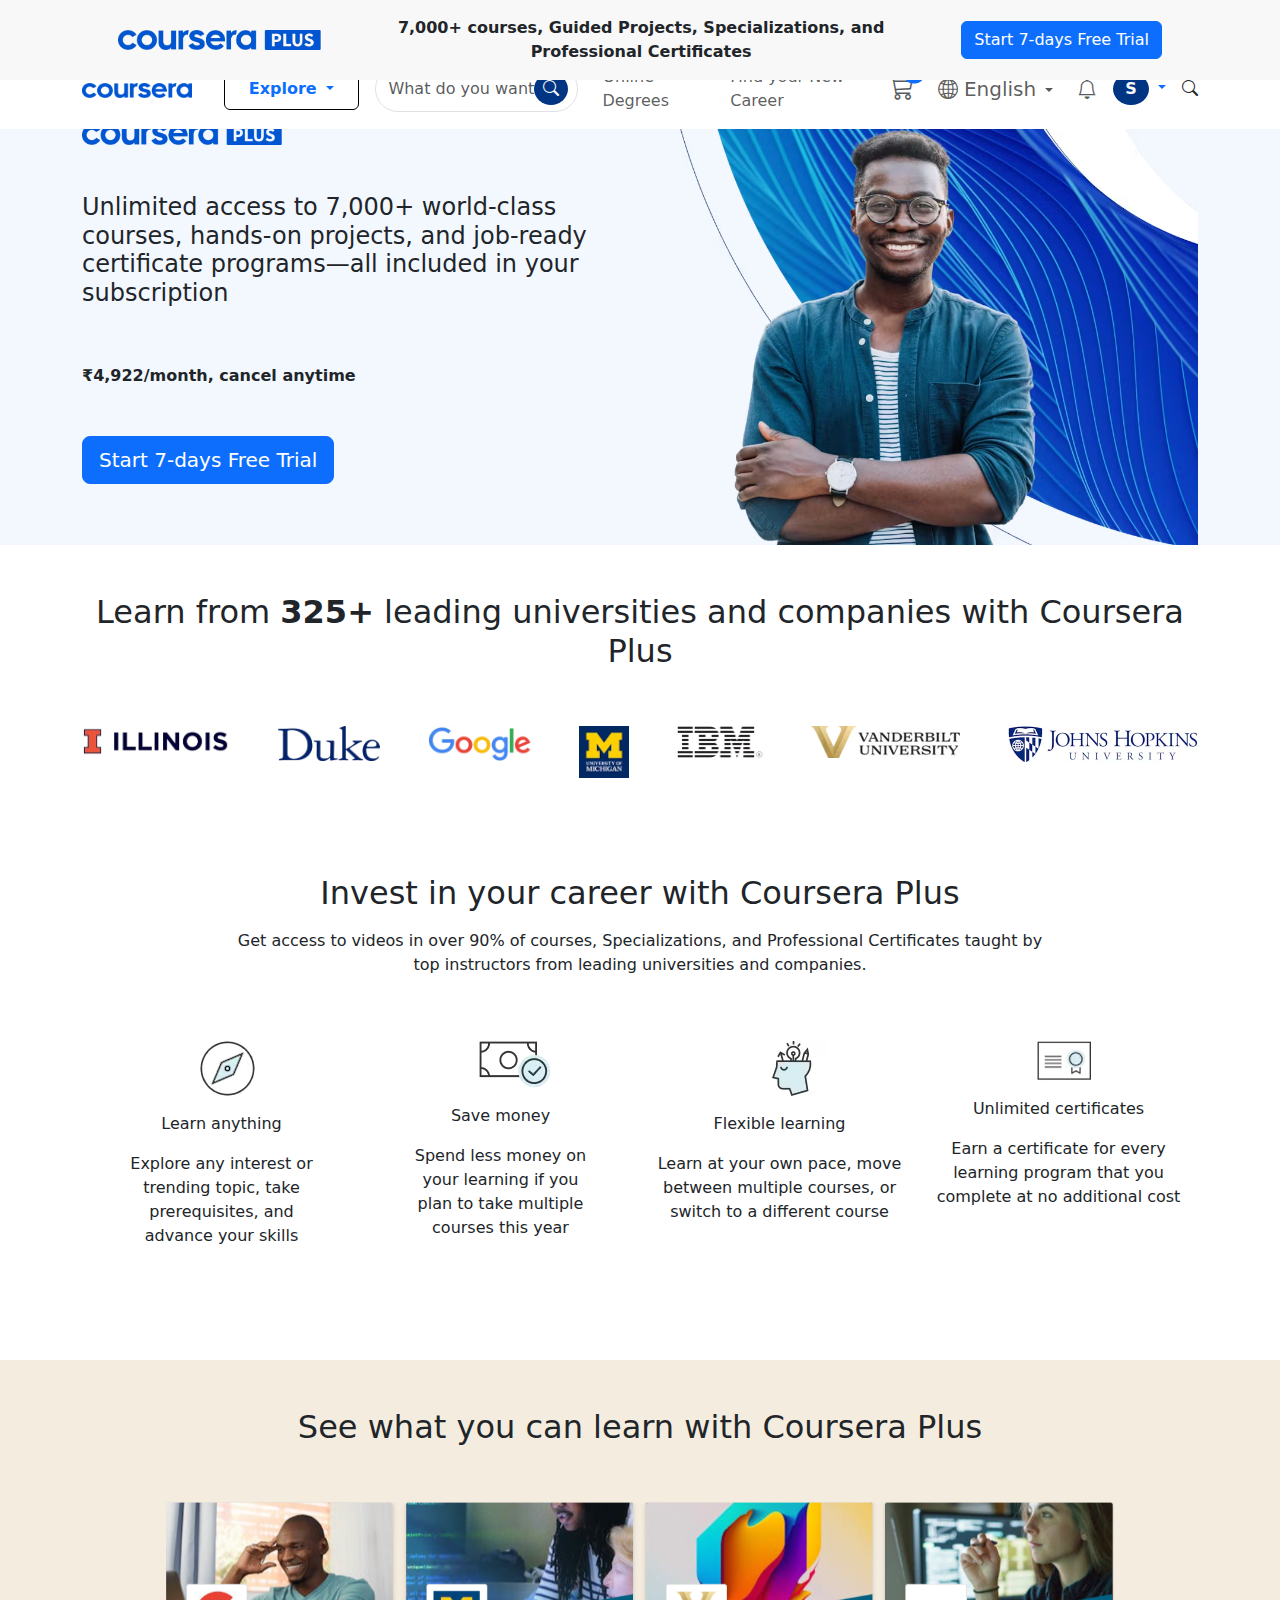
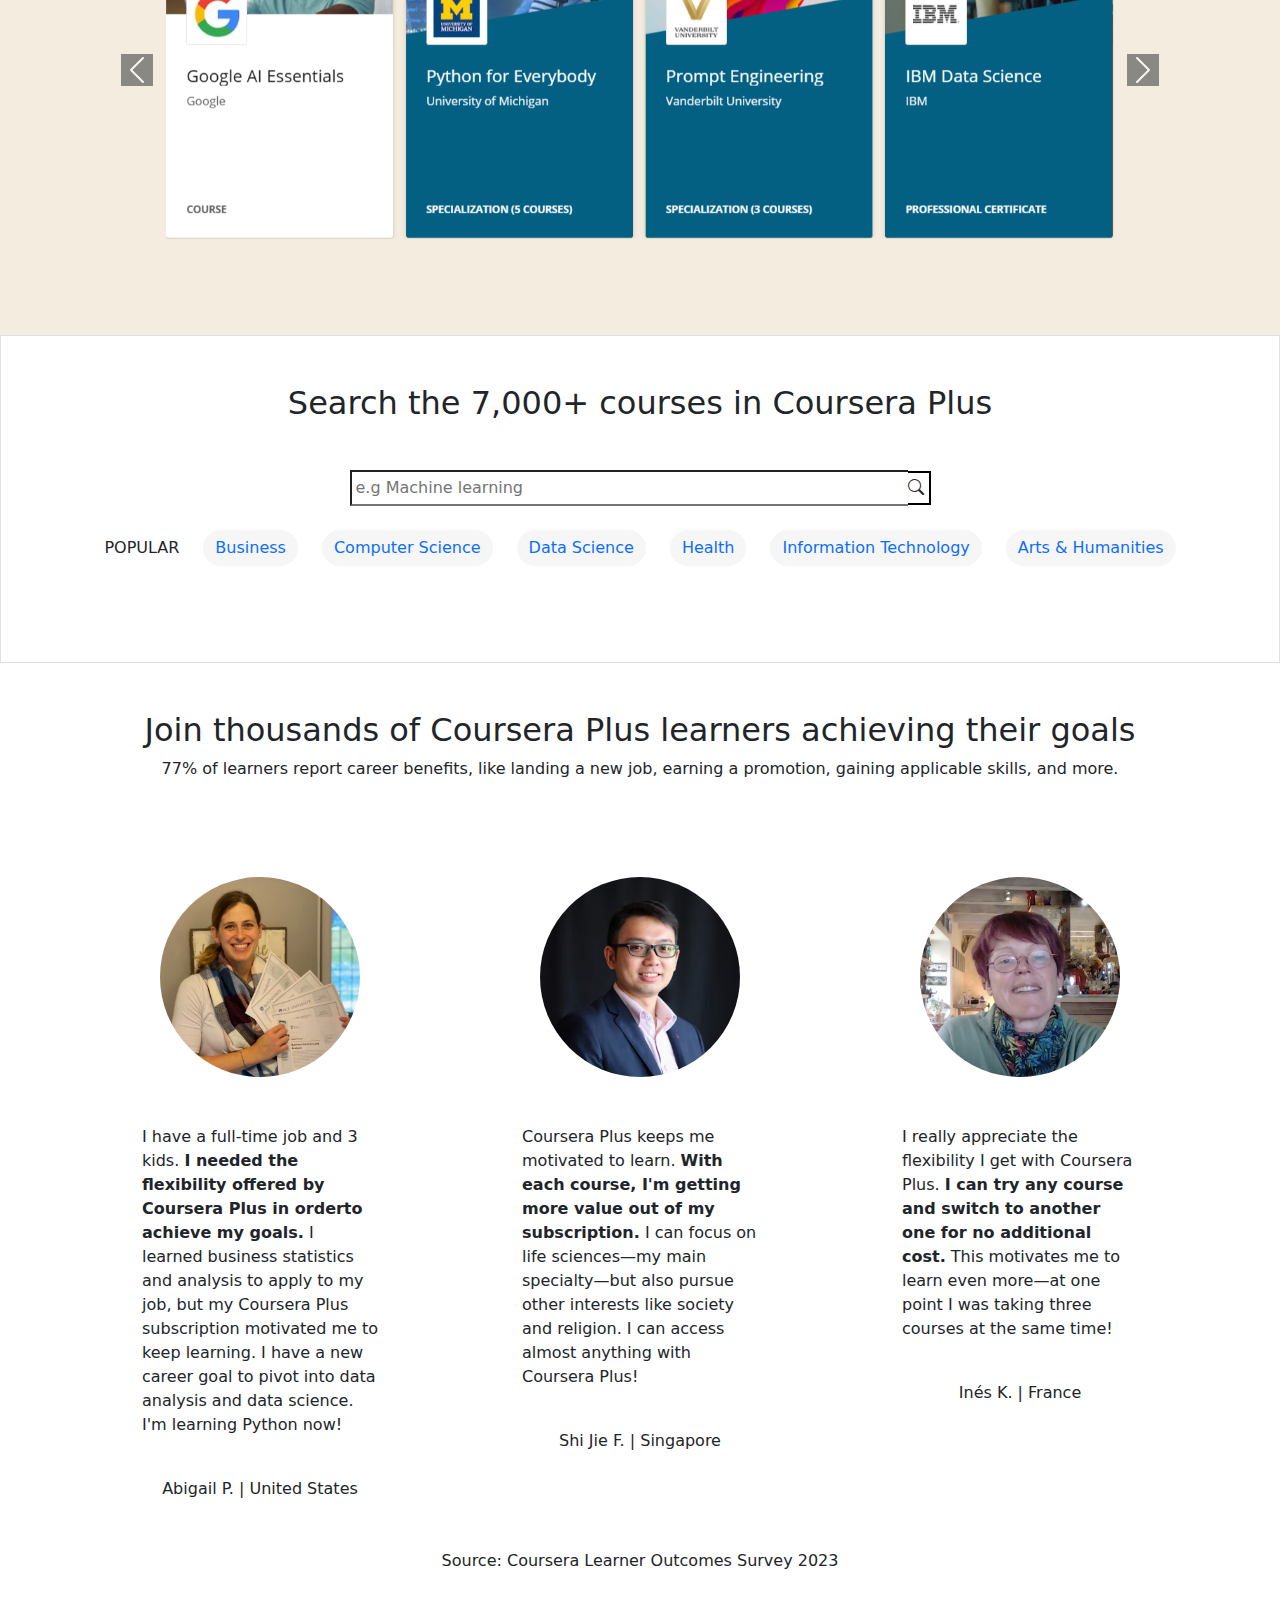
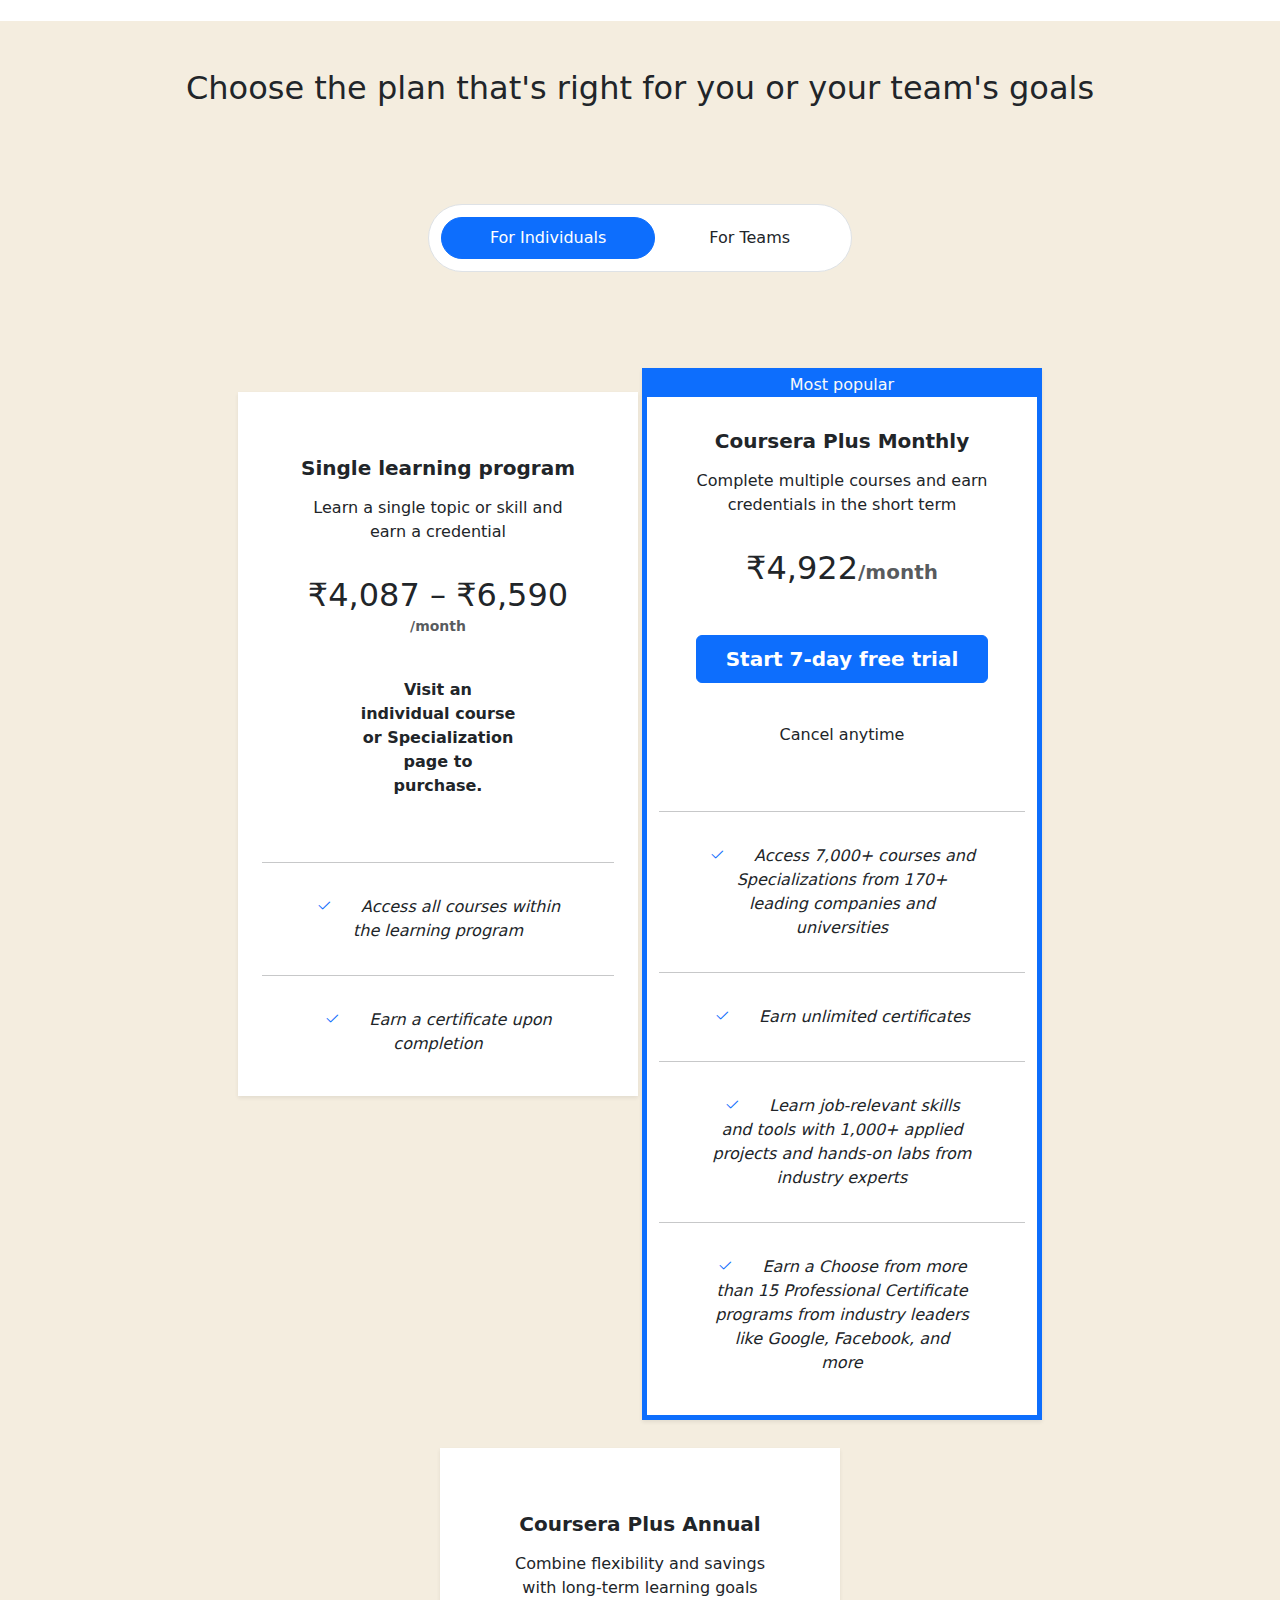
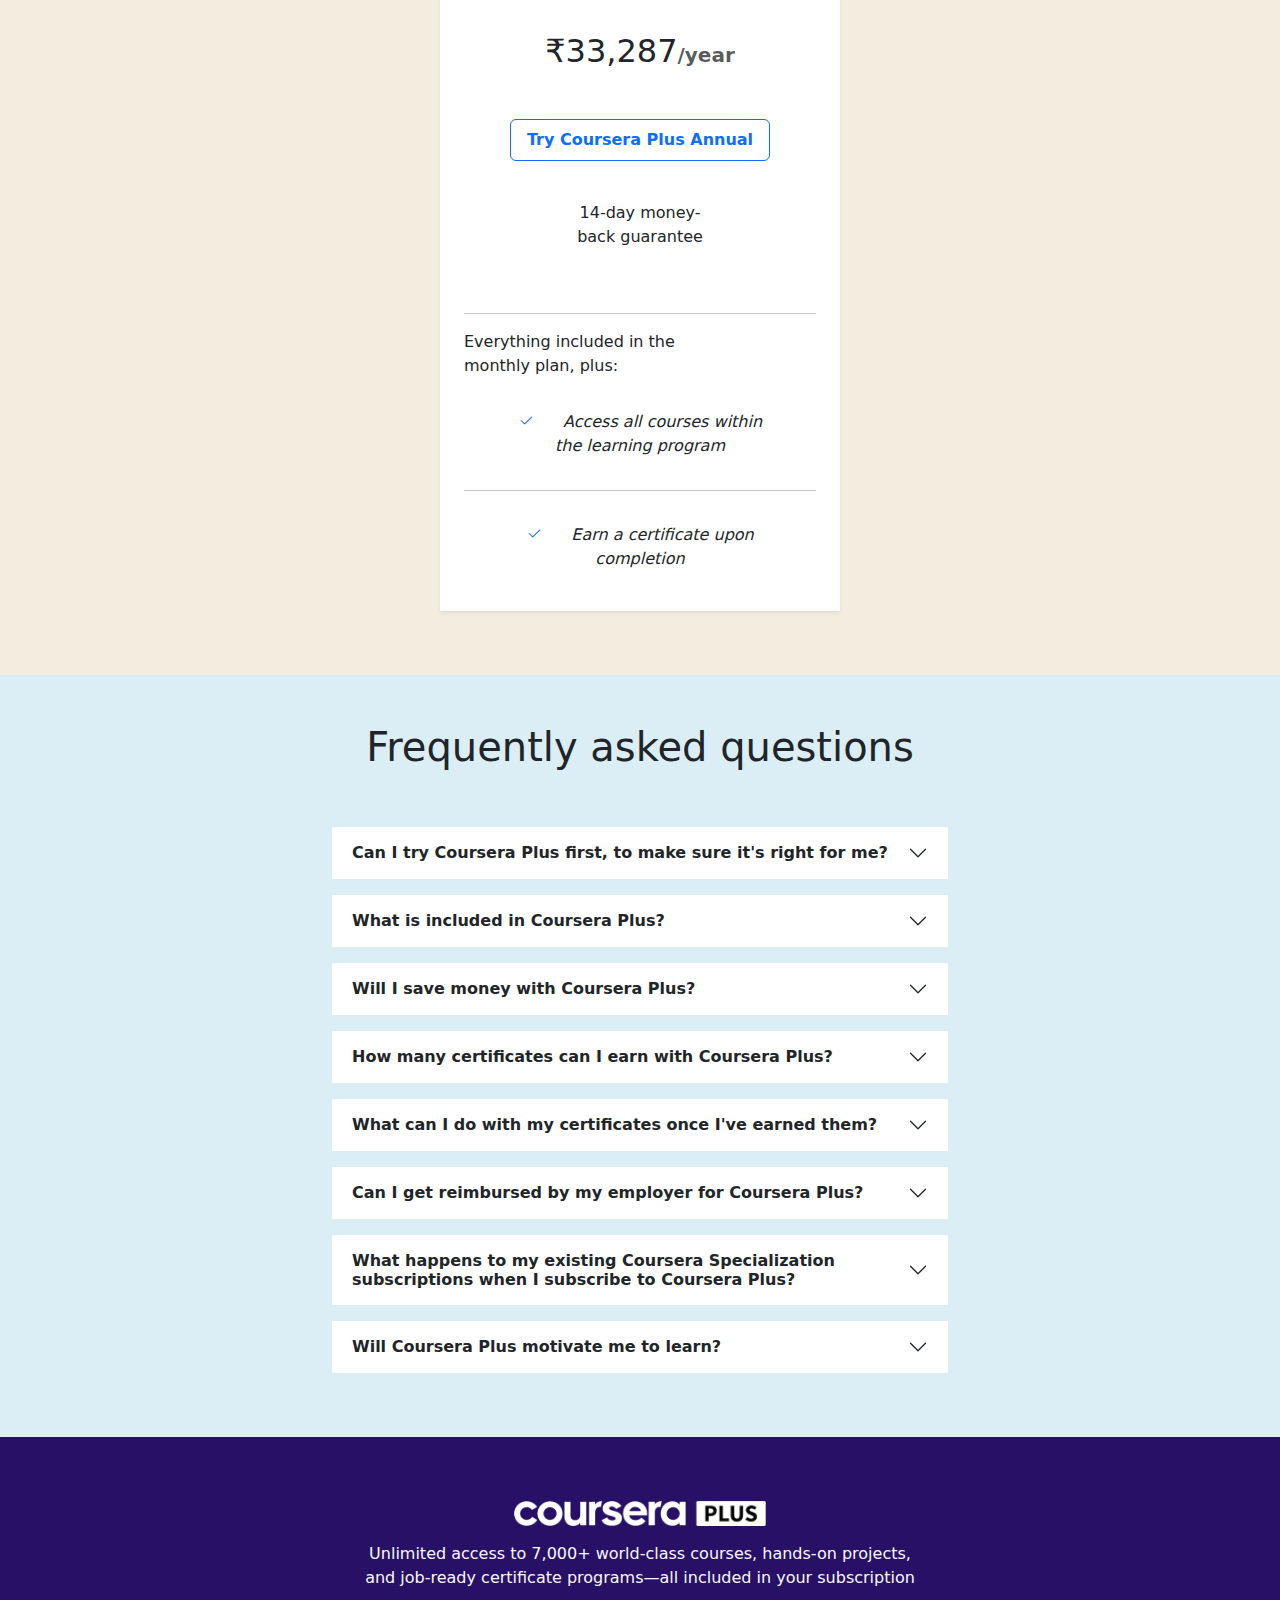
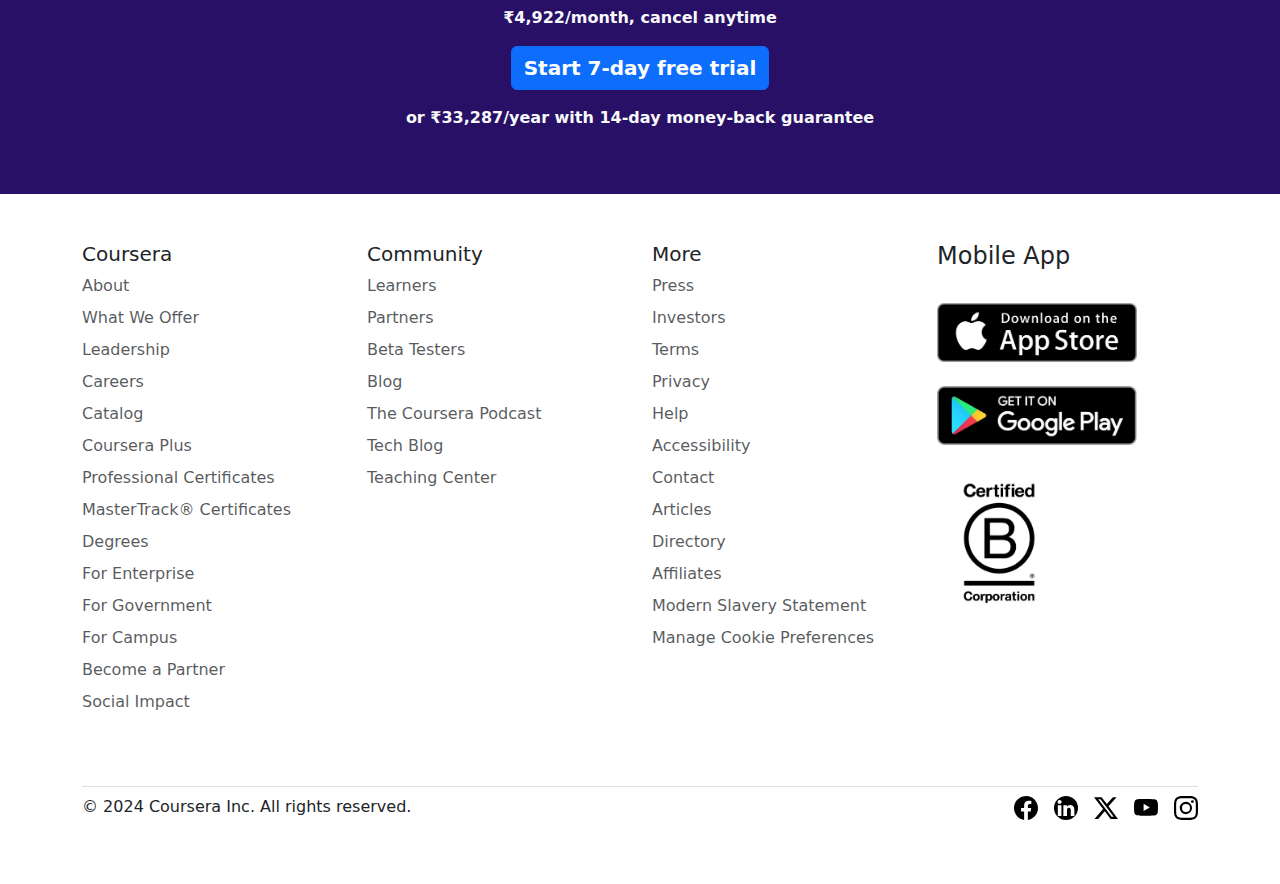
<file: index.html>
<!DOCTYPE html>
<html lang="en">

<head>
    <meta charset="UTF-8">
    <meta name="viewport" content="width=device-width, initial-scale=1.0">

    <!-- Bootstrap CDN -->
    <link href="https://cdn.jsdelivr.net/npm/bootstrap@5.3.3/dist/css/bootstrap.min.css" rel="stylesheet"
        integrity="sha384-QWTKZyjpPEjISv5WaRU9OFeRpok6YctnYmDr5pNlyT2bRjXh0JMhjY6hW+ALEwIH" crossorigin="anonymous">

    <!-- CSS Link -->
    <link rel="stylesheet" href="./style/style.css">


    <!-- Bootstrap Icon CDN -->
    <link rel="stylesheet" href="https://cdn.jsdelivr.net/npm/bootstrap-icons@1.11.3/font/bootstrap-icons.min.css">

    <title>Coursera Plus | Unlimited Access to 7,0000 </title>

</head>

<body>

    <!---------------------------------------------------------------------------------------------------------------------------
                                                             * NAVBAR START
    ----------------------------------------------------------------------------------------------------------------------------->
    <nav class="navbar navbar-expand-lg bg-white  w-100 top-0 start-0 position-fixed z-1 flex-column pt-0">


        <!-- banner visible on scrollDown -->
        <div class="container-fluid py-3 z-1 position-absolute top-0" id="banner">

            <div class="container d-flex justify-content-between px-5 align-items-center">
                <img src="./image/coursera-plus-blue1.png" height="20px" alt="">

                <span class="fw-bold text-center px-5 d-none d-md-block">7,000+ courses, Guided Projects,
                    Specializations, and<br>
                    Professional
                    Certificates</span>

                <button class="btn btn-primary">Start 7-days Free Trial</button>
            </div>

        </div>

        <!-- dark navbar strip -->
        <div class="container-fluid bg-dark text-white ps-5  mb-2" id="dark-nav">

            <ul class="nav nav-underline  gap-lg-5  ps-md-5" id="pills-tabs" role="tablist">
                <li class="nav-item ps-md-5" role="presentation">
                    <button class="nav-link active nav-link-white" id="pills-individual-tab" data-bs-toggle="pill"
                        data-bs-target="#pills-home" type="button" role="tab" aria-controls="pills-home"
                        aria-selected="true"><a href="./courses.html" class="text-decoration-none nav-link-white">
                            For <strong>Individuals</strong></a>


                </li>
                <li class="nav-item" role="presentation">
                    <button class="nav-link nav-link-white" id="pills-businesses-tab" data-bs-toggle="pill"
                        data-bs-target="#pills-profile" type="button" role="tab" aria-controls="pills-profile"
                        aria-selected="false"><a href="./business.html" class="text-decoration-none nav-link-white">
                            For <strong>Businesses</strong></a></button>
                </li>
                <li class="nav-item" role="presentation">
                    <button class="nav-link nav-link-white" id="pills-Universities-tab" data-bs-toggle="pill"
                        data-bs-target="#pills-contact" type="button" role="tab" aria-controls="pills-contact"
                        aria-selected="false">For <strong>Universities</strong></button>
                </li>
                <li class="nav-item" role="presentation">
                    <button class="nav-link nav-link-white" id="pills-governments-tab" data-bs-toggle="pill"
                        data-bs-target="#pills-contact" type="button" role="tab" aria-controls="pills-contact"
                        aria-selected="false">For <strong>Governments</strong></button>
                </li>
            </ul>
        </div>


        <!-- Main navbar -->
        <div class="container gap-3 pt-1">

            <!-- logo -->
            <a class="navbar-brand order-2 order-lg-0" href="#"><img src="./image/logo.png" class="img-fluid"
                    alt=""></a>

            <!-- search button in mobile screen -->
            <i class="bi bi-search order-2"></i>

            <!-- Hamburger -->
            <button class="navbar-toggler  " type="button" data-bs-toggle="collapse"
                data-bs-target="#navbarSupportedContent" aria-controls="navbarSupportedContent" aria-expanded="false"
                aria-label="Toggle navigation">
                <span class="navbar-toggler-icon"></span>
            </button>




            <div class="collapse navbar-collapse align-items-center gap-3" id="navbarSupportedContent">

                <!-- Explore drope down -->
                <ul class="navbar-nav">
                    <li class="nav-item dropdown border border-black rounded-2 px-3 py-0">
                        <a class="nav-link dropdown-toggle text-primary fw-bolder" href="#" role="button"
                            data-bs-toggle="dropdown" aria-expanded="false">
                            Explore
                        </a>

                        <ul class="dropdown-menu p-3">
                            <h5>Goals</h5>
                            <li><a class="dropdown-item" href="#">Take Free courses</a></li>
                            <li><a class="dropdown-item" href="#">Earn Degree</a></li>
                            <li><a class="dropdown-item" href="#">Something else here</a></li>
                        </ul>
                    </li>
                </ul>


                <!-- Search bar & button -->
                <form class="d-flex flex-grow-1 position-relative" role="search">

                    <input class="form-control rounded-pill lh-lg " type="search"
                        placeholder="What do you want to learn ? " aria-label="Search">

                    <div id="magni" class="d-flex align-items-center position-absolute">
                        <button class="btn rounded-circle text-light" type="submit"><i class="bi bi-search"></i>
                        </button>
                    </div>

                </form>

                <!-- Online degree/new career/language drop down -->
                <ul class="navbar-nav mb-lg-0 ms-auto gap-3 align-items-center">

                    <!-- online degree -->
                    <li class="nav-item">
                        <a class="nav-link" aria-current="page" href="#">Online Degrees</a>
                    </li>

                    <!--New career  -->
                    <li class="nav-item">
                        <a class="nav-link" href="#">Find your New Career</a>
                    </li>

                    <li class="nav-item">
                        <a href="#" class="bi bi-cart3 position-relative text-muted fs-4" data-bs-toggle="dropdown"
                            aria-expanded="false">
                            <span
                                class="position-absolute top-0 start-100 translate-middle badge rounded-pill bg-primary">
                                1</span>
                        </a>
                    </li>

                    <!-- language drop down -->
                    <li class="nav-item dropdown">
                        <a class="nav-link dropdown-toggle" href="#" role="button" data-bs-toggle="dropdown"
                            aria-expanded="false">
                            <span class="bi bi-globe2 fs-5"> English</span>
                        </a>

                        <ul class="dropdown-menu p-3">
                            <h5>Goals</h5>
                            <li><a class="dropdown-item" href="#">Take Free courses</a></li>
                            <li><a class="dropdown-item" href="#">Earn Degree</a></li>
                            <li><a class="dropdown-item" href="#">Something else here</a></li>
                        </ul>
                    </li>



                    <!-- Bell /dropdown -->
                    <li class="dropdown-center my-auto" id="bell">
                        <i class="bi bi-bell text-muted fs-5" data-bs-toggle="dropdown" aria-expanded="false">
                        </i>
                        <ul class="dropdown-menu">
                            <li><a class="dropdown-item" href="#">Action</a></li>
                            <li><a class="dropdown-item" href="#">Action two</a></li>
                            <li><a class="dropdown-item" href="#">Action three</a></li>
                        </ul>
                    </li>


                    <!--user (S) drop down-->
                    <li class="nav-item btn-group">
                        <a class="dropdown-toggle text-decoration-none  align-items-center" href="#"
                            data-bs-toggle="dropdown" data-bs-display="static" aria-expanded="false">
                            <span class="btn rounded-circle text-light fw-bold my-auto" id="profile">S</span>
                        </a>

                        <ul class="dropdown-menu dropdown-menu-end p-3">
                            <h5>Goals</h5>
                            <li><a class="dropdown-item" href="#">Take Free courses</a></li>
                            <li><a class="dropdown-item" href="#">Earn Degree</a></li>
                            <li><a class="dropdown-item" href="#">Something else here</a></li>
                        </ul>
                    </li>

                </ul>

            </div>



        </div>

    </nav>
    <!---------------------------------------------------------------------------------------------------------------------------
                                                              * NAVBAR END 
    ----------------------------------------------------------------------------------------------------------------------------->










    <!---------------------------------------------------------------------------------------------------------------------------
                                                           * HERO SECTION START 
    ----------------------------------------------------------------------------------------------------------------------------->
    <div class="container-fluid  mt-lg-2 " id="hero">
        <div class="container col-xxl-8">
            <div class="row flex-lg-row-reverse align-items-center g-5">

                <div class="col-10 col-sm-8 col-lg-6 mx-auto order-2  order-lg-1">
                    <img src="./image/Herobanner.png" class="d-block mx-lg-auto img-fluid" alt="Bootstrap Themes"
                        width="700" height="500" loading="lazy">
                </div>

                <div class="col-lg-6 d-flex flex-column gap-5 order-lg-2">
                    <img src="./image/coursera-plus-blue.png" alt="coursera-plus-blue" class="img-fluid mx-auto ms-lg-0"
                        width="200px">
                    <h2 class="fw-normal fs-4 text-center text-lg-start">Unlimited access to 7,000+ world-class courses,
                        hands-on projects, and job-ready certificate programs—all included in your subscription</h2>
                    <div class="d-grid d-md-flex justify-content-center justify-content-lg-start">
                        <span class="fw-bolder">₹4,922/month, cancel anytime</span>
                    </div>

                    <div class="d-grid d-md-flex justify-content-center justify-content-lg-start">
                        <button class="btn btn-primary btn-lg">Start 7-days Free Trial</button>
                    </div>
                </div>

            </div>
        </div>
    </div>
    <!---------------------------------------------------------------------------------------------------------------------------
                                                            * HERO SECTION END
    ----------------------------------------------------------------------------------------------------------------------------->











    <!---------------------------------------------------------------------------------------------------------------------------
                                                      * UNIVERSITY & COMPANY LIST START 
    ----------------------------------------------------------------------------------------------------------------------------->
    <div class="container text-center d-flex flex-column gap-5 py-5">
        <div class="row">
            <h2 class="fw-normal">Learn from <strong>325+</strong> leading universities and companies with Coursera Plus
            </h2>
        </div>

        <div class="d-flex flex-column flex-lg-row justify-content-center gap-5 mx-auto">

            <div class="d-flex  gap-5">
                <div><img src="./image/1-illinois.png" alt="illinois" class="img-fluid" height="34px" width="100%">
                </div>
                <div><img src="./image/2-duke.png" alt="duke" class="img-fluid" height="34px" width="100%"></div>
                <div><img src="./image/3-google.png" alt="google" class="img-fluid" height="34px" width="100%"></div>
                <div><img src="./image/4-michigan.png" alt="michigan" class="img-fluid" height="34px" width="100%">
                </div>
            </div>

            <div class="d-flex gap-5">
                <div><img src="./image/5-ibm.png" alt="ibm" class="img-fluid" height="34px" width="100%"></div>
                <div><img src="./image/6-vanderbilt.png" alt="vanderbilt" class="img-fluid" height="34px" width="100%">
                </div>
                <div><img src="./image/7-johns.png" alt="johns" class="img-fluid" height="34px" width="100%"></div>
            </div>

        </div>
    </div>
    <!---------------------------------------------------------------------------------------------------------------------------
                                                      * UNIVERSITY & COMPANY LIST END 
    ----------------------------------------------------------------------------------------------------------------------------->










    <!---------------------------------------------------------------------------------------------------------------------------
                                                      * COURSERA PLUS DETAILS CARD START
    ----------------------------------------------------------------------------------------------------------------------------->
    <div class="container px-4 py-5" id="featured-3">
        <h2 class="pb-2 text-center">Invest in your career with Coursera Plus</h2>
        <P class="text-center w-75 mx-auto">Get access to videos in over 90% of courses, Specializations, and
            Professional
            Certificates taught by top instructors from leading universities and companies.</P>

        <div class="row g-4 py-5 row-cols-1 row-cols-lg-4">

            <div class="feature col">
                <div
                    class="feature-icon d-inline-flex align-items-center justify-content-center bg-gradient fs-2 mb-3 offset-5">
                    <img src="./image/1-compass.png" class="img-fluid" width="100%" alt="compass">
                </div>
                <p class="text-center">Learn anything</p>
                <p class="text-center w-75 mx-auto">Explore any interest or trending topic, take prerequisites, and
                    advance
                    your
                    skills</p>
            </div>

            <div class="feature col">
                <div
                    class="feature-icon d-inline-flex align-items-center justify-content-center bg-gradient fs-2 mb-3 offset-5">
                    <img src="./image/2-saving.png" class="img-fluid" width="100%" alt="compass">
                </div>
                <p class="text-center">Save money</p>
                <p class="text-center mx-auto w-75">Spend less money on your learning if you plan to take multiple
                    courses this year</p>
            </div>

            <div class="feature col">
                <div
                    class="feature-icon d-inline-flex align-items-center justify-content-center bg-gradient fs-2 mb-3 offset-5">
                    <img src="./image/3-flexible-learning.png" class="img-fluid" width="100%" alt="compass">
                </div>
                <p class="text-center">Flexible learning</p>
                <p class="text-center mx-auto">Learn at your own pace, move between multiple courses, or switch to
                    a different course</p>
            </div>

            <div class="feature col">
                <div
                    class="feature-icon d-inline-flex align-items-center justify-content-center bg-gradient fs-2 mb-3 offset-5">
                    <img src="./image/4-ceetificate.png" class="img-fluid" width="100%" alt="compass">
                </div>
                <p class="text-center">Unlimited certificates</p>
                <p class="text-center  mx-auto">Earn a certificate for every learning program that you complete at
                    no additional cost</p>
            </div>

        </div>
    </div>
    <!---------------------------------------------------------------------------------------------------------------------------
                                                      * COURSERA PLUS DETAILS CARD  END 
    ----------------------------------------------------------------------------------------------------------------------------->










    <!---------------------------------------------------------------------------------------------------------------------------
                                                      * CAROUSEL START 
    ----------------------------------------------------------------------------------------------------------------------------->
    <div class="container-fluid carouselData" id="carousel">
        <div class="container p-5">
            <h2 class="text-center">See what you can learn with Coursera Plus</h2>
            <div class="container p-5">
                <div id="carouselExample" class="carousel slide">
                    <div class="carousel-inner">
                        <div class="carousel-item active">
                            <img src="./image/1-card.png" class="d-block w-100" alt="...">
                        </div>
                        <div class="carousel-item">
                            <img src="./image/2-card.png" class="d-block w-100" alt="...">
                        </div>
                        <div class="carousel-item">
                            <img src="./image/3-card.png" class="d-block w-100" alt="...">
                        </div>
                        <div class="carousel-item">
                            <img src="./image/4-card.png" class="d-block w-100" alt="...">
                        </div>
                    </div>
                    <button class="carousel-control-prev position-absolute" type="button"
                        data-bs-target="#carouselExample" data-bs-slide="prev">
                        <span class="carousel-control-prev-icon bg-dark" aria-hidden="true"></span>
                        <span class="visually-hidden">Previous</span>
                    </button>
                    <button class="carousel-control-next" type="button" data-bs-target="#carouselExample"
                        data-bs-slide="next">
                        <span class="carousel-control-next-icon bg-dark" aria-hidden="true"></span>
                        <span class="visually-hidden">Next</span>
                    </button>
                </div>
            </div>
        </div>
    </div>
    <!---------------------------------------------------------------------------------------------------------------------------
                                                      * CAROUSEL END 
    ----------------------------------------------------------------------------------------------------------------------------->










    <!---------------------------------------------------------------------------------------------------------------------------
                                                      * SEARCH COURSES START 
    ----------------------------------------------------------------------------------------------------------------------------->
    <div class="container-fluid py-5 mb-5 border border-bottom-1">
        <h2 class="text-center">Search the 7,000+ courses in Coursera Plus</h2>
        <div class="container text-center mt-5">

            <input type="search" class="w-50 p-1 border-end-0 border-2" placeholder="e.g Machine learning"><i
                class="bi bi-search border border-black border-2  border-start-0"></i>

            <div
                class="d-flex justify-content-center align-items-center gap-2 gap-xl-4 flex-column flex-xl-row mt-4 mb-5">
                <h6 class="text-end pt-2">POPULAR</h6>
                <span class="btn border border-0 rounded-pill text-primary">Business</span>
                <span class="btn border border-0 rounded-pill text-primary">Computer Science</span>
                <span class="btn border border-0 rounded-pill text-primary">Data Science</span>
                <span class="btn border border-0 rounded-pill text-primary">Health</span>
                <span class="btn border border-0 rounded-pill text-primary">Information Technology</span>
                <span class="btn border border-0 rounded-pill text-primary">Arts & Humanities</span>
            </div>

        </div>
    </div>

    <!---------------------------------------------------------------------------------------------------------------------------
                                                      * SEARCH COURSES END
    ----------------------------------------------------------------------------------------------------------------------------->









    <!---------------------------------------------------------------------------------------------------------------------------
                                                      * THREE COLUMN (TESTIMONIAL) CAROUSAL START
    ----------------------------------------------------------------------------------------------------------------------------->
    <div class="container text-center my-5">

        <h2 class="mt-5 text-center">Join thousands of Coursera Plus learners achieving their goals</h2>

        <div class="container mb-5"><span>77% of learners report career benefits, like landing a new job, earning a
                promotion, gaining applicable skills, and more.</span></div>
        <div class="row">

            <div class="col-lg-4 p-5">

                <img class=" bd-placeholder-img rounded-circle" src="./image/alum-1.png" alt="" width="200" height="200"
                    role="img" aria-label="Placeholder: 140x140" preserveAspectRatio="xMidYMid slice" focusable="false">

                <p class="text-justify text-start p-4 mt-4">
                    I have a full-time job and 3 kids. <strong>I needed the flexibility offered by Coursera Plus in
                        orderto achieve my goals.</strong> I learned business statistics and analysis to apply to my
                    job, but my Coursera Plus subscription motivated me to keep learning. I have a new career goal to
                    pivot into data analysis and data science. I'm learning Python now!
                </p>

                <span class=" mt-3">Abigail P. | United States</span>

            </div><!-- /.col-lg-4 -->

            <div class="col-lg-4 p-5">

                <img class=" bd-placeholder-img rounded-circle" src="./image/alum-bhargav-2.png" alt="" width="200"
                    height="200" role="img" aria-label="Placeholder: 140x140" preserveAspectRatio="xMidYMid slice"
                    focusable="false">

                <p class="text-justify text-start p-4 mt-4">
                    Coursera Plus keeps me motivated to learn. <strong>With each course, I'm getting more value out of
                        my subscription.</strong> I can focus on life sciences—my main specialty—but also pursue other
                    interests like society and religion. I can access almost anything with Coursera Plus!</p>

                <span class=" mt-3">Shi Jie F. | Singapore</span>

            </div><!-- /.col-lg-4 -->

            <div class="col-lg-4 p-5">

                <img class=" bd-placeholder-img rounded-circle" src="./image/alum-3.png" alt="" width="200" height="200"
                    role="img" aria-label="Placeholder: 140x140" preserveAspectRatio="xMidYMid slice" focusable="false">

                <p class="text-justify text-start p-4 mt-4">
                    I really appreciate the flexibility I get with Coursera Plus. <strong>I can try any course and
                        switch to another one for no additional cost.</strong> This motivates me to learn even more—at
                    one point I was taking three courses at the same time!</p>

                <span>Inés K. | France</span>

            </div><!-- /.col-lg-4 -->

        </div>

        <span my-5>Source: Coursera Learner Outcomes Survey 2023</span>
    </div>
    <!---------------------------------------------------------------------------------------------------------------------------
                                                      * THREE COLUMN (TESTIMONIAL) CAROUSAL START
    ----------------------------------------------------------------------------------------------------------------------------->










    <!---------------------------------------------------------------------------------------------------------------------------
                                                      * PLANS  START
    ----------------------------------------------------------------------------------------------------------------------------->
    <div class="container-fluid text-center pb-5">
        <h2 class="text-center my-5 p-5">Choose the plan that's right for you or your team's goals</h2>

        <div class="container-fluid mb-5">
            <span class="btn rounded-pill bg-white py-2  border">
                <button class="px-5 py-2 my-1 btn btn-primary rounded-pill">For Individuals</button>
                <button class="px-5 py-2 my-1 btn rounded-pill">For Teams</button>
            </span>
        </div>
    </div>

    <!-- pricing cards -->
    <div class="container-fluid pb-5">
        <div class="container text-center">
            <div class="row row-cols-1 row-cols-md-3 mb-3 text-center justify-content-center gap-1">

                <!-- price card1 -->
                <div class="col shadow-sm mt-4">
                    <div class="mb-4 rounded-3 ">
                        <div class=" py-3">
                            <div class="row"> </div>
                            <h3 class="mt-5 fw-bold fs-5">Single learning program</h3>
                            <p class="mt-3 w-75 mx-auto">Learn a single topic or skill and earn a credential</p>
                        </div>
                        <div class="card-body">
                            <h2 class="card-title">₹4,087 – ₹6,590
                            </h2>
                            <small class="text-body-secondary fw-bolder">/month</small>
                            <p class="mx-auto w-50  mt-4 mb-5 p-3"><strong>Visit an individual course or Specialization
                                    page
                                    to
                                    purchase.</strong>
                            </p>
                            <div class="container mt-5">
                                <hr>
                                <div class="row text-start py-3">
                                    <i class="bi bi-check2 text-primary text-center w-75 mx-auto"><span
                                            class="ms-4 text-dark">
                                            Access
                                            all courses
                                            within the
                                            learning
                                            program</span></i>
                                </div>
                                <hr>
                                <div class="row text-start py-3 px-2 ">
                                    <i class="bi bi-check2 text-primary text-center w-75 mx-auto"><span
                                            class="ms-4 text-dark"> Earn a
                                            certificate
                                            upon
                                            completion</span></i>
                                </div>
                            </div>
                        </div>
                    </div>
                </div>

                <!-- price card2 -->
                <div class="col shadow-sm border border-5 border-primary">
                    <p class="bg-primary text-light">Most popular</p>
                    <div class="mb-4 rounded-3 ">
                        <div class=" py-3">
                            <div class="row"> </div>
                            <h3 class="fw-bold fs-5">Coursera Plus Monthly</h3>
                            <p class="mt-3 w-75 mx-auto">Complete multiple courses and earn credentials in the short
                                term</p>
                        </div>
                        <div class="card-body">
                            <h2 class="card-title">₹4,922<small
                                    class="text-body-secondary fw-bolder fs-5">/month</small>
                            </h2>
                            <button type="button" class="btn btn-primary rounded w-75 btn-lg fw-bold fs-5 mt-5">Start
                                7-day
                                free
                                trial</button>
                            <p class="mx-auto w-50  mt-4 mb-5 p-3">Cancel anytime
                            </p>
                            <div class="container mt-5">
                                <hr>
                                <div class="row text-start py-3">
                                    <i class="bi bi-check2 text-primary text-center w-75 mx-auto"><span
                                            class="ms-4 text-dark">
                                            Access 7,000+ courses and Specializations from 170+ leading companies and
                                            universities</span></i>
                                </div>
                                <hr>
                                <div class="row text-start py-3 px-2 ">
                                    <i class="bi bi-check2 text-primary text-center w-75 mx-auto"><span
                                            class="ms-4 text-dark"> Earn unlimited certificates</span></i>
                                </div>
                                <hr>
                                <div class="row text-start py-3">
                                    <i class="bi bi-check2 text-primary text-center w-75 mx-auto"><span
                                            class="ms-4 text-dark">
                                            Learn job-relevant skills and tools with 1,000+ applied projects and
                                            hands-on labs from industry experts</span></i>
                                </div>
                                <hr>
                                <div class="row text-start py-3 px-2 ">
                                    <i class="bi bi-check2 text-primary text-center w-75 mx-auto"><span
                                            class="ms-4 text-dark"> Earn a
                                            Choose from more than 15 Professional Certificate programs from industry
                                            leaders like Google, Facebook, and more</span></i>
                                </div>
                            </div>
                        </div>
                    </div>
                </div>

                <!-- price card3 -->
                <div class="col shadow-sm mt-4">
                    <div class="mb-4 rounded-3 ">
                        <div class=" py-3">
                            <div class="row"> </div>
                            <h3 class="mt-5 fw-bold fs-5">Coursera Plus Annual</h3>
                            <p class="mt-3 w-75 mx-auto">Combine flexibility and savings with long-term learning goals
                            </p>
                        </div>
                        <div class="card-body">
                            <h2 class="card-title">₹33,287<small
                                    class="text-body-secondary fw-bolder fs-5">/year</small>
                            </h2>
                            <button type="button"
                                class="fs-6 btn btn-outline-primary rounded btn-lg fw-bold fs-5 mt-5">Try
                                Coursera
                                Plus Annual </button>
                            <p class="mx-auto w-50  mt-4 mb-5 p-3">14-day money-back guarantee
                            </p>
                            <div class="container mt-5">
                                <hr>
                                <p class="text-start w-75">Everything included in the monthly plan, plus:</p>
                                <div class="row text-start py-3">
                                    <i class="bi bi-check2 text-primary text-center w-75 mx-auto"><span
                                            class="ms-4 text-dark">
                                            Access
                                            all courses
                                            within the
                                            learning
                                            program</span></i>
                                </div>
                                <hr>
                                <div class="row text-start py-3 px-2 ">
                                    <i class="bi bi-check2 text-primary text-center w-75 mx-auto"><span
                                            class="ms-4 text-dark"> Earn a
                                            certificate
                                            upon
                                            completion</span></i>
                                </div>
                            </div>
                        </div>
                    </div>
                </div>

            </div>
        </div>
    </div>

    <!---------------------------------------------------------------------------------------------------------------------------
                                                      *  PLANS  END
    ----------------------------------------------------------------------------------------------------------------------------->










    <!---------------------------------------------------------------------------------------------------------------------------
                                                      * FAQ START
    ----------------------------------------------------------------------------------------------------------------------------->
    <div class="container-fluid">
        <div class="py-5 container w-50">

            <h2 class="text-center fs-1 pb-5">Frequently asked questions</h2>

            <div class="accordion accordion-flush pb-3" id="accordionFlushExample">
                <div class="accordion-item">
                    <h2 class="accordion-header">
                        <button class="fw-bold accordion-button collapsed" type="button" data-bs-toggle="collapse"
                            data-bs-target="#flush-collapseOne" aria-expanded="false" aria-controls="flush-collapseOne">
                            Can I try Coursera Plus first, to make sure it's right for me?
                        </button>
                    </h2>
                    <div id="flush-collapseOne" class="accordion-collapse collapse"
                        data-bs-parent="#accordionFlushExample">
                        <div class="accordion-body">Yes! We have two options, depending on which payment plan you
                            choose.
                            If you opt to make monthly payments, you can take advantage of a 7-day free trial to
                            experience learning with Coursera Plus before you decide to purchase. We do capture your
                            payment information when you subscribe, but you won't be charged until the end of your 7-day
                            free trial. So, if you decide Coursera Plus isn't right for you, just cancel during the
                            trial period and there will be no charge.
                            If you opt to make an annual payment, you'll have up to 14 days to submit a refund request
                            if you decide that Coursera Plus isn't right for you. The process is simple—just go to your
                            My Purchases page within 14 days of your payment and submit a refund request. No additional
                            information is required. Please note that any certificates that you earn within your first
                            14 days will be revoked if you decide to get a refund within that period.
                            For additional information, please see our full refund policy.</div>
                    </div>
                </div>
            </div>

            <div class="accordion accordion-flush pb-3" id="accordionFlushExample">
                <div class="accordion-item">
                    <h2 class="accordion-header">
                        <button class="fw-bold accordion-button collapsed" type="button" data-bs-toggle="collapse"
                            data-bs-target="#flush-collapseTwo" aria-expanded="false" aria-controls="flush-collapseOne">
                            What is included in Coursera Plus?
                        </button>
                    </h2>
                    <div id="flush-collapseTwo" class="accordion-collapse collapse"
                        data-bs-parent="#accordionFlushExample">
                        <div class="accordion-body">With your Coursera Plus subscription, you get unlimited access to
                            more than 7,000 courses, Projects, Specializations, and Professional Certificate programs in
                            a variety of domains, including data science, business, computer science, health, personal
                            development, humanities, and more. The majority of courses on Coursera are included. Certain
                            courses, Specializations, and Professional Certificate programs are excluded. Coursera Plus
                            also does not include degrees or MasterTrack™ Certificate programs. To determine if a
                            particular offering is included, look for the Coursera Plus badge, or check this list of
                            included content.</div>
                    </div>
                </div>
            </div>

            <div class="accordion accordion-flush pb-3" id="accordionFlushExample">
                <div class="accordion-item">
                    <h2 class="accordion-header">
                        <button class="fw-bold accordion-button collapsed" type="button" data-bs-toggle="collapse"
                            data-bs-target="#flush-collapseThird" aria-expanded="false"
                            aria-controls="flush-collapseOne">
                            Will I save money with Coursera Plus?
                        </button>
                    </h2>
                    <div id="flush-collapseThird" class="accordion-collapse collapse"
                        data-bs-parent="#accordionFlushExample">
                        <div class="accordion-body">Yes. If you're taking more than 1 course regularly, you could save
                            up to 30% every month. The more you learn, the more you save.</div>
                    </div>
                </div>
            </div>

            <div class="accordion accordion-flush pb-3" id="accordionFlushExample">
                <div class="accordion-item">
                    <h2 class="accordion-header">
                        <button class="fw-bold accordion-button collapsed" type="button" data-bs-toggle="collapse"
                            data-bs-target="#flush-collapseFour" aria-expanded="false"
                            aria-controls="flush-collapseOne">
                            How many certificates can I earn with Coursera Plus?
                        </button>
                    </h2>
                    <div id="flush-collapseFour" class="accordion-collapse collapse"
                        data-bs-parent="#accordionFlushExample">
                        <div class="accordion-body">There's no limit. You'll earn a certificate for every course,
                            Project, Specialization, or Professional Certificate you complete.</div>
                    </div>
                </div>
            </div>

            <div class="accordion accordion-flush pb-3" id="accordionFlushExample">
                <div class="accordion-item">
                    <h2 class="accordion-header">
                        <button class="fw-bold accordion-button collapsed" type="button" data-bs-toggle="collapse"
                            data-bs-target="#flush-collapseFive" aria-expanded="false"
                            aria-controls="flush-collapseOne">
                            What can I do with my certificates once I've earned them?
                        </button>
                    </h2>
                    <div id="flush-collapseFive" class="accordion-collapse collapse"
                        data-bs-parent="#accordionFlushExample">
                        <div class="accordion-body">You can showcase them on your LinkedIn profile, add them to your
                            resume, and share them with your network. You can also share them with your employer to
                            demonstrate your new skills, and your ability to apply those skills on the job.</div>
                    </div>
                </div>
            </div>

            <div class="accordion accordion-flush pb-3" id="accordionFlushExample">
                <div class="accordion-item">
                    <h2 class="accordion-header">
                        <button class="fw-bold accordion-button collapsed" type="button" data-bs-toggle="collapse"
                            data-bs-target="#flush-collapseSix" aria-expanded="false" aria-controls="flush-collapseOne">
                            Can I get reimbursed by my employer for Coursera Plus?
                        </button>
                    </h2>
                    <div id="flush-collapseSix" class="accordion-collapse collapse"
                        data-bs-parent="#accordionFlushExample">
                        <div class="accordion-body">Yes, if your employer offers educational reimbursements that include
                            online learning programs. You'll receive an email with your Coursera Plus receipt to submit.
                        </div>
                    </div>
                </div>
            </div>

            <div class="accordion accordion-flush pb-3" id="accordionFlushExample">
                <div class="accordion-item">
                    <h2 class="accordion-header">
                        <button class="fw-bold accordion-button collapsed" type="button" data-bs-toggle="collapse"
                            data-bs-target="#flush-collapseSeven" aria-expanded="false"
                            aria-controls="flush-collapseOne">
                            What happens to my existing Coursera Specialization subscriptions when I subscribe to
                            Coursera Plus?
                        </button>
                    </h2>
                    <div id="flush-collapseSeven" class="accordion-collapse collapse"
                        data-bs-parent="#accordionFlushExample">
                        <div class="accordion-body">If you have existing Coursera Specialization subscriptions, they
                            won't automatically cancel when you start a Coursera Plus subscription. You must cancel your
                            existing subscriptions to avoid being charged for both Coursera Plus and single
                            Specialization subscriptions. Your course progress will be saved and won't be impacted by
                            canceling previous subscription(s).</div>
                    </div>
                </div>
            </div>

            <div class="accordion accordion-flush pb-3" id="accordionFlushExample">
                <div class="accordion-item">
                    <h2 class="accordion-header">
                        <button class="fw-bold accordion-button collapsed" type="button" data-bs-toggle="collapse"
                            data-bs-target="#flush-collapseEight" aria-expanded="false"
                            aria-controls="flush-collapseOne">
                            Will Coursera Plus motivate me to learn?
                        </button>
                    </h2>
                    <div id="flush-collapseEight" class="accordion-collapse collapse"
                        data-bs-parent="#accordionFlushExample">
                        <div class="accordion-body">Based on our data and research, we typically see higher completion
                            rates for Coursera Plus learners. We also hear directly from learners that having a Coursera
                            Plus subscription increases their motivation to learn more.</div>
                    </div>
                </div>
            </div>
        </div>
    </div>
    <!---------------------------------------------------------------------------------------------------------------------------
                                                      * FAQ END
    ----------------------------------------------------------------------------------------------------------------------------->









    <!---------------------------------------------------------------------------------------------------------------------------
                                                      * COURSERA PLUS START
    ----------------------------------------------------------------------------------------------------------------------------->
    <div class="container-fluid text-center py-5">
        <div class="container">
            <img src="./image/coursera-plus-end.png" height="25px" alt="" class="my-3">
            <p class="text-light w-50 mx-auto">Unlimited access to 7,000+ world-class courses, hands-on projects, and
                job-ready
                certificate
                programs—all included in your subscription</p>
            <p class="fw-bold fs-6 text-light">₹4,922/month, cancel anytime</p>

            <button type="button" class="btn btn-primary rounded  fw-bold fs-5">Start
                7-day
                free
                trial</button>

            <p class="fw-bold text-light mt-3">
                or ₹33,287/year with 14-day money-back guarantee
            </p>

        </div>
    </div>
    <!---------------------------------------------------------------------------------------------------------------------------
                                                      * COURSERA PLUS END
    ----------------------------------------------------------------------------------------------------------------------------->









    <!---------------------------------------------------------------------------------------------------------------------------
                                                      * FOOTER START
    ----------------------------------------------------------------------------------------------------------------------------->
    <div class="container">
        <footer class="row row-cols-1 row-cols-sm-2 row-cols-md-4 pt-5 mb-5 ">



            <div class="col mb-3">
                <h5>Coursera</h5>
                <ul class="nav flex-column">
                    <li class="nav-item mb-2"><a href="#" class="nav-link p-0 text-body-secondary">About</a></li>
                    <li class="nav-item mb-2"><a href="#" class="nav-link p-0 text-body-secondary">What We Offer</a>
                    </li>
                    <li class="nav-item mb-2"><a href="#" class="nav-link p-0 text-body-secondary">Leadership</a></li>
                    <li class="nav-item mb-2"><a href="#" class="nav-link p-0 text-body-secondary">Careers</a></li>
                    <li class="nav-item mb-2"><a href="#" class="nav-link p-0 text-body-secondary">Catalog</a></li>
                    <li class="nav-item mb-2"><a href="#" class="nav-link p-0 text-body-secondary">Coursera Plus</a>
                    </li>
                    <li class="nav-item mb-2"><a href="#" class="nav-link p-0 text-body-secondary">Professional
                            Certificates</a></li>
                    <li class="nav-item mb-2"><a href="#" class="nav-link p-0 text-body-secondary">MasterTrack®
                            Certificates</a></li>
                    <li class="nav-item mb-2"><a href="#" class="nav-link p-0 text-body-secondary">Degrees</a></li>
                    <li class="nav-item mb-2"><a href="#" class="nav-link p-0 text-body-secondary">For Enterprise</a>
                    </li>
                    <li class="nav-item mb-2"><a href="#" class="nav-link p-0 text-body-secondary">For Government</a>
                    </li>
                    <li class="nav-item mb-2"><a href="#" class="nav-link p-0 text-body-secondary">For Campus</a></li>
                    <li class="nav-item mb-2"><a href="#" class="nav-link p-0 text-body-secondary">Become a Partner</a>
                    </li>
                    <li class="nav-item mb-2"><a href="#" class="nav-link p-0 text-body-secondary">Social Impact</a>
                    </li>
                </ul>
            </div>

            <div class="col mb-3">
                <h5>Community</h5>
                <ul class="nav flex-column">
                    <li class="nav-item mb-2"><a href="#" class="nav-link p-0 text-body-secondary">Learners</a></li>
                    <li class="nav-item mb-2"><a href="#" class="nav-link p-0 text-body-secondary">Partners</a></li>
                    <li class="nav-item mb-2"><a href="#" class="nav-link p-0 text-body-secondary">Beta Testers</a></li>
                    <li class="nav-item mb-2"><a href="#" class="nav-link p-0 text-body-secondary">Blog</a></li>
                    <li class="nav-item mb-2"><a href="#" class="nav-link p-0 text-body-secondary">The Coursera
                            Podcast</a></li>
                    <li class="nav-item mb-2"><a href="#" class="nav-link p-0 text-body-secondary">Tech Blog</a></li>
                    <li class="nav-item mb-2"><a href="#" class="nav-link p-0 text-body-secondary">Teaching Center</a>
                    </li>
                </ul>
            </div>

            <div class="col mb-3">
                <h5>More</h5>
                <ul class="nav flex-column">
                    <li class="nav-item mb-2"><a href="#" class="nav-link p-0 text-body-secondary">Press</a></li>
                    <li class="nav-item mb-2"><a href="#" class="nav-link p-0 text-body-secondary">Investors</a></li>
                    <li class="nav-item mb-2"><a href="#" class="nav-link p-0 text-body-secondary">Terms</a></li>
                    <li class="nav-item mb-2"><a href="#" class="nav-link p-0 text-body-secondary">Privacy</a></li>
                    <li class="nav-item mb-2"><a href="#" class="nav-link p-0 text-body-secondary">Help</a></li>
                    <li class="nav-item mb-2"><a href="#" class="nav-link p-0 text-body-secondary">Accessibility</a>
                    </li>
                    <li class="nav-item mb-2"><a href="#" class="nav-link p-0 text-body-secondary">Contact</a></li>
                    <li class="nav-item mb-2"><a href="#" class="nav-link p-0 text-body-secondary">Articles</a></li>
                    <li class="nav-item mb-2"><a href="#" class="nav-link p-0 text-body-secondary">Directory</a></li>
                    <li class="nav-item mb-2"><a href="#" class="nav-link p-0 text-body-secondary">Affiliates</a></li>
                    <li class="nav-item mb-2"><a href="#" class="nav-link p-0 text-body-secondary">Modern Slavery
                            Statement</a></li>
                    <li class="nav-item mb-2"><a href="#" class="nav-link p-0 text-body-secondary">Manage Cookie
                            Preferences</a></li>
                </ul>
            </div>

            <div class="col mb-3 d-flex flex-column gap-4">
                <h4>Mobile App</h4>
                <img src="./image/app-store.png" alt="" width="200px">
                <img src="./image/play-store.png" alt="" width="200px">
                <div class="container "><img src="./image/certified-corp.png" alt="" width="100px" class="ms">
                </div>
        </footer>
        <div class="d-flex flex-column flex-sm-row justify-content-between pb-4 pt-2 my-4 border-top">
            <p>© 2024 Coursera Inc. All rights reserved.</p>

            <ul class="list-unstyled d-flex">
                <li class="ms-3"><a class="link-body-emphasis" href="#"><svg xmlns="http://www.w3.org/2000/svg"
                            width="24" height="24" fill="currentColor" class="bi bi-facebook" viewBox="0 0 16 16">
                            <path
                                d="M16 8.049c0-4.446-3.582-8.05-8-8.05C3.58 0-.002 3.603-.002 8.05c0 4.017 2.926 7.347 6.75 7.951v-5.625h-2.03V8.05H6.75V6.275c0-2.017 1.195-3.131 3.022-3.131.876 0 1.791.157 1.791.157v1.98h-1.009c-.993 0-1.303.621-1.303 1.258v1.51h2.218l-.354 2.326H9.25V16c3.824-.604 6.75-3.934 6.75-7.951" />
                        </svg></a></li>

                <li class="ms-3"><a class="link-body-emphasis" href="#"><svg xmlns="http://www.w3.org/2000/svg"
                            width="24" height="24" fill="currentColor" class="bi bi-linkedin rounded-circle"
                            viewBox="0 0 16 16">
                            <path
                                d="M0 1.146C0 .513.526 0 1.175 0h13.65C15.474 0 16 .513 16 1.146v13.708c0 .633-.526 1.146-1.175 1.146H1.175C.526 16 0 15.487 0 14.854zm4.943 12.248V6.169H2.542v7.225zm-1.2-8.212c.837 0 1.358-.554 1.358-1.248-.015-.709-.52-1.248-1.342-1.248S2.4 3.226 2.4 3.934c0 .694.521 1.248 1.327 1.248zm4.908 8.212V9.359c0-.216.016-.432.08-.586.173-.431.568-.878 1.232-.878.869 0 1.216.662 1.216 1.634v3.865h2.401V9.25c0-2.22-1.184-3.252-2.764-3.252-1.274 0-1.845.7-2.165 1.193v.025h-.016l.016-.025V6.169h-2.4c.03.678 0 7.225 0 7.225z" />
                        </svg></a></li>

                <li class="ms-3"><a class="link-body-emphasis" href="#"><svg xmlns="http://www.w3.org/2000/svg"
                            width="24" height="24" fill="currentColor" class="bi bi-twitter-x" viewBox="0 0 16 16">
                            <path
                                d="M12.6.75h2.454l-5.36 6.142L16 15.25h-4.937l-3.867-5.07-4.425 5.07H.316l5.733-6.57L0 .75h5.063l3.495 4.633L12.601.75Zm-.86 13.028h1.36L4.323 2.145H2.865z" />
                        </svg></a></li>


                <li class="ms-3"><a class="link-body-emphasis" href="#"><svg xmlns="http://www.w3.org/2000/svg"
                            width="24" height="24" fill="currentColor" class="bi bi-youtube" viewBox="0 0 16 16">
                            <path
                                d="M8.051 1.999h.089c.822.003 4.987.033 6.11.335a2.01 2.01 0 0 1 1.415 1.42c.101.38.172.883.22 1.402l.01.104.022.26.008.104c.065.914.073 1.77.074 1.957v.075c-.001.194-.01 1.108-.082 2.06l-.008.105-.009.104c-.05.572-.124 1.14-.235 1.558a2.01 2.01 0 0 1-1.415 1.42c-1.16.312-5.569.334-6.18.335h-.142c-.309 0-1.587-.006-2.927-.052l-.17-.006-.087-.004-.171-.007-.171-.007c-1.11-.049-2.167-.128-2.654-.26a2.01 2.01 0 0 1-1.415-1.419c-.111-.417-.185-.986-.235-1.558L.09 9.82l-.008-.104A31 31 0 0 1 0 7.68v-.123c.002-.215.01-.958.064-1.778l.007-.103.003-.052.008-.104.022-.26.01-.104c.048-.519.119-1.023.22-1.402a2.01 2.01 0 0 1 1.415-1.42c.487-.13 1.544-.21 2.654-.26l.17-.007.172-.006.086-.003.171-.007A100 100 0 0 1 7.858 2zM6.4 5.209v4.818l4.157-2.408z" />
                        </svg></a></li>


                <li class="ms-3"><a class="link-body-emphasis" href="#"><svg xmlns="http://www.w3.org/2000/svg"
                            width="24" height="24" fill="currentColor" class="bi bi-instagram" viewBox="0 0 16 16">
                            <path
                                d="M8 0C5.829 0 5.556.01 4.703.048 3.85.088 3.269.222 2.76.42a3.9 3.9 0 0 0-1.417.923A3.9 3.9 0 0 0 .42 2.76C.222 3.268.087 3.85.048 4.7.01 5.555 0 5.827 0 8.001c0 2.172.01 2.444.048 3.297.04.852.174 1.433.372 1.942.205.526.478.972.923 1.417.444.445.89.719 1.416.923.51.198 1.09.333 1.942.372C5.555 15.99 5.827 16 8 16s2.444-.01 3.298-.048c.851-.04 1.434-.174 1.943-.372a3.9 3.9 0 0 0 1.416-.923c.445-.445.718-.891.923-1.417.197-.509.332-1.09.372-1.942C15.99 10.445 16 10.173 16 8s-.01-2.445-.048-3.299c-.04-.851-.175-1.433-.372-1.941a3.9 3.9 0 0 0-.923-1.417A3.9 3.9 0 0 0 13.24.42c-.51-.198-1.092-.333-1.943-.372C10.443.01 10.172 0 7.998 0zm-.717 1.442h.718c2.136 0 2.389.007 3.232.046.78.035 1.204.166 1.486.275.373.145.64.319.92.599s.453.546.598.92c.11.281.24.705.275 1.485.039.843.047 1.096.047 3.231s-.008 2.389-.047 3.232c-.035.78-.166 1.203-.275 1.485a2.5 2.5 0 0 1-.599.919c-.28.28-.546.453-.92.598-.28.11-.704.24-1.485.276-.843.038-1.096.047-3.232.047s-2.39-.009-3.233-.047c-.78-.036-1.203-.166-1.485-.276a2.5 2.5 0 0 1-.92-.598 2.5 2.5 0 0 1-.6-.92c-.109-.281-.24-.705-.275-1.485-.038-.843-.046-1.096-.046-3.233s.008-2.388.046-3.231c.036-.78.166-1.204.276-1.486.145-.373.319-.64.599-.92s.546-.453.92-.598c.282-.11.705-.24 1.485-.276.738-.034 1.024-.044 2.515-.045zm4.988 1.328a.96.96 0 1 0 0 1.92.96.96 0 0 0 0-1.92m-4.27 1.122a4.109 4.109 0 1 0 0 8.217 4.109 4.109 0 0 0 0-8.217m0 1.441a2.667 2.667 0 1 1 0 5.334 2.667 2.667 0 0 1 0-5.334" />
                        </svg></a></li>


            </ul>
        </div>
    </div>
    <!---------------------------------------------------------------------------------------------------------------------------
                                                      * FOOTER END
    ----------------------------------------------------------------------------------------------------------------------------->




    <!--Bootstrap JS file CDN  -->
    <script src="https://cdn.jsdelivr.net/npm/bootstrap@5.3.3/dist/js/bootstrap.bundle.min.js"
        integrity="sha384-YvpcrYf0tY3lHB60NNkmXc5s9fDVZLESaAA55NDzOxhy9GkcIdslK1eN7N6jIeHz"
        crossorigin="anonymous"></script>

    <!-- jQuery CDN -->
    <script src="https://code.jquery.com/jquery-3.7.1.min.js"
        integrity="sha256-/JqT3SQfawRcv/BIHPThkBvs0OEvtFFmqPF/lYI/Cxo=" crossorigin="anonymous"></script>

    <!-- Local jQuery file link -->
    <script src="./script/script.js"></script>
</body>

</html>
</file>
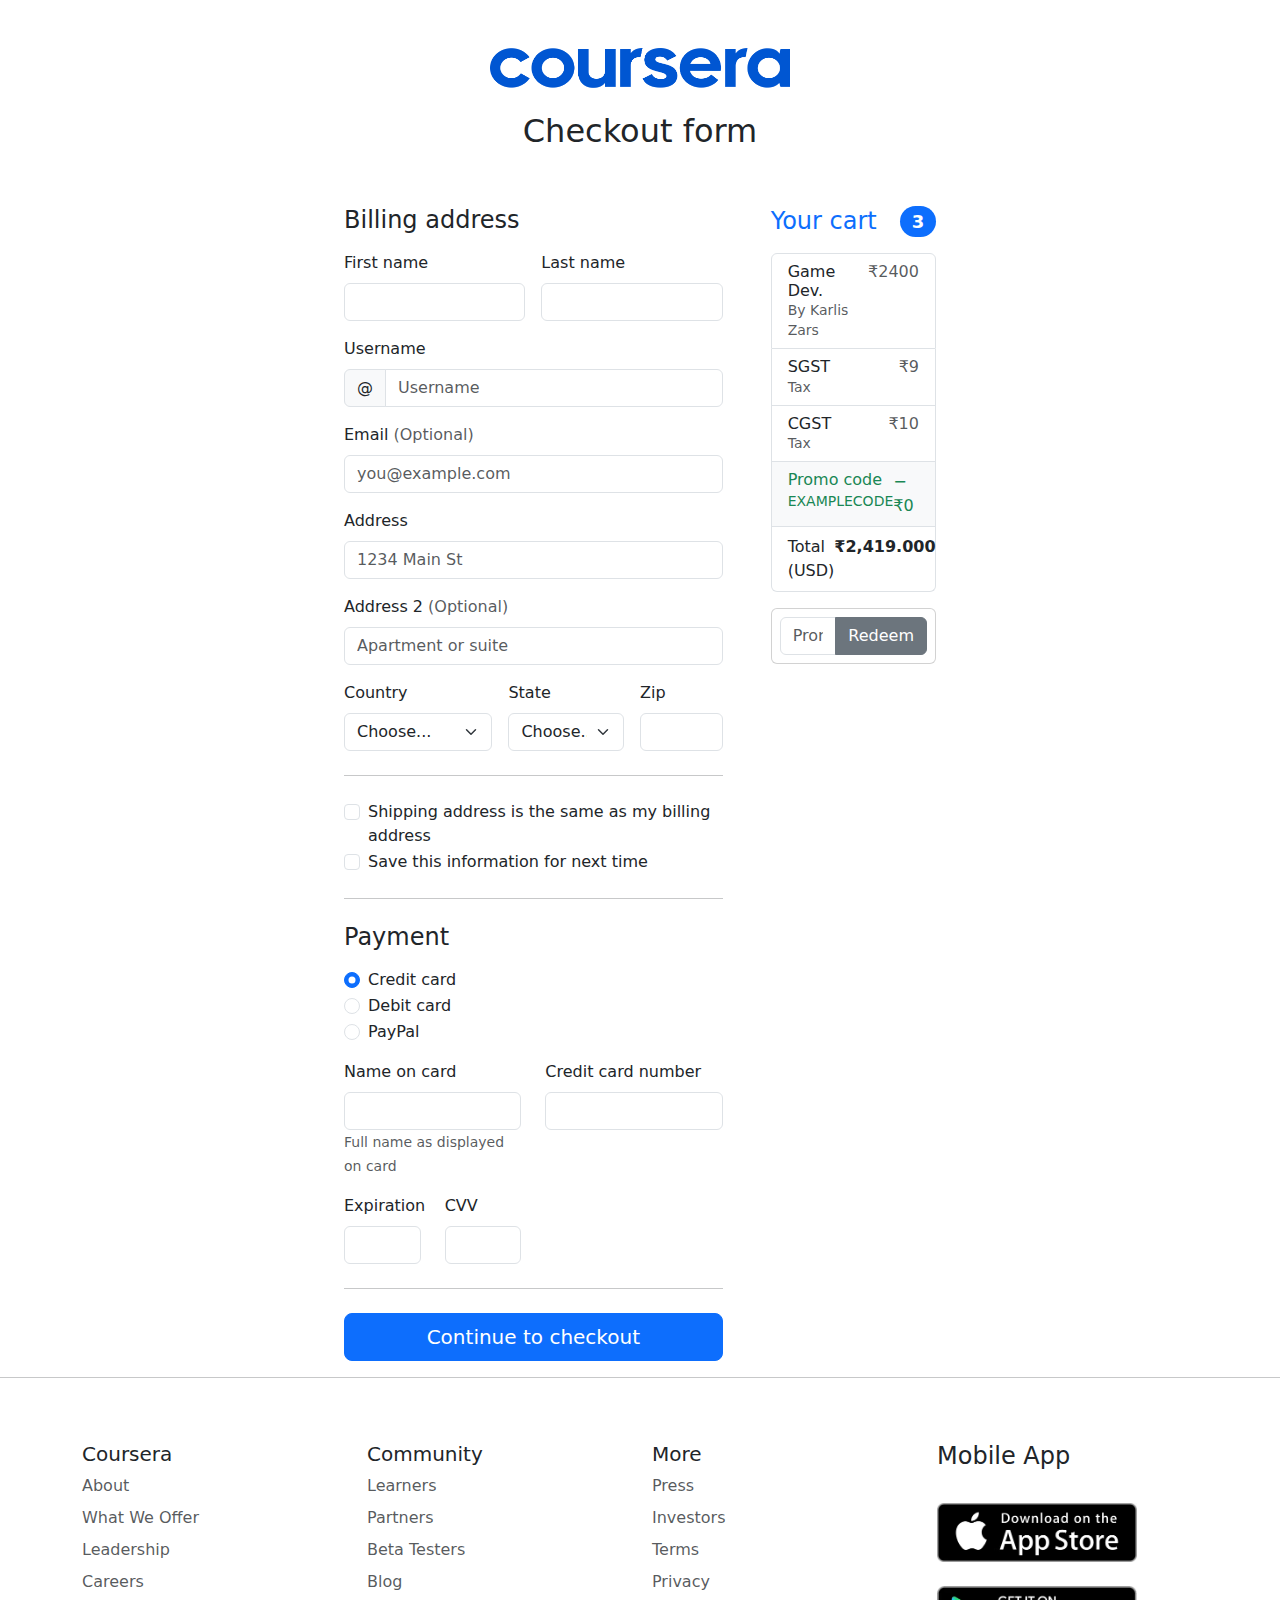
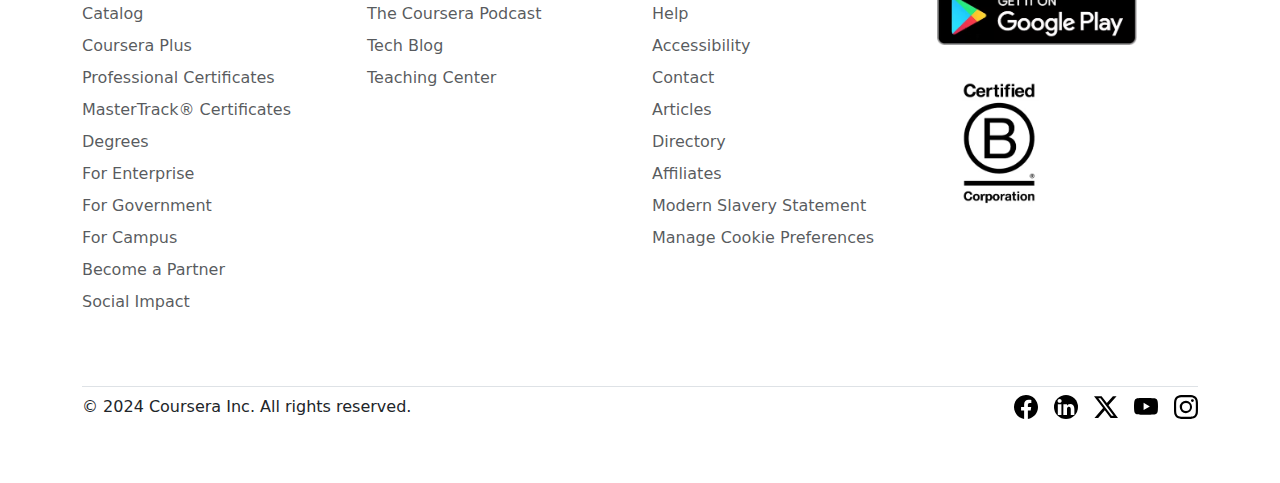
<file: afterpayment.html>
<!doctype html>
<html lang="en">

<head>
  <meta charset="utf-8">
  <meta name="viewport" content="width=device-width, initial-scale=1">
  <title> After Payment page</title>
  <link href="https://cdn.jsdelivr.net/npm/bootstrap@5.3.3/dist/css/bootstrap.min.css" rel="stylesheet"
    integrity="sha384-QWTKZyjpPEjISv5WaRU9OFeRpok6YctnYmDr5pNlyT2bRjXh0JMhjY6hW+ALEwIH" crossorigin="anonymous">
  <link rel="stylesheet" href="./style/afterpayment.css">
</head>

<body>
  <div class="container w-50">
    <div class="container">

      <main>
        <div class="py-5 text-center">
          <a href="./index.html"><img class="d-block mx-auto mb-4" src="./image/logo.png" alt="" width="300"
              height="40"></a>
          <h2>Checkout form</h2>
        </div>

        <div class="row g-5">
          <div class="col-md-5 col-lg-4 order-md-last">
            <h4 class="d-flex justify-content-between align-items-center mb-3">
              <span class="text-primary">Your cart</span>
              <span class="badge bg-primary rounded-pill">3</span>
            </h4>
            <ul class="list-group mb-3">
              <li class="list-group-item d-flex justify-content-between lh-sm">
                <div>
                  <h6 class="my-0">Game Dev.</h6>
                  <small class="text-body-secondary">By Karlis Zars</small>
                </div>
                <span class="text-body-secondary">₹2400</span>
              </li>
              <li class="list-group-item d-flex justify-content-between lh-sm">
                <div>
                  <h6 class="my-0">SGST</h6>
                  <small class="text-body-secondary">Tax</small>
                </div>
                <span class="text-body-secondary">₹9</span>
              </li>
              <li class="list-group-item d-flex justify-content-between lh-sm">
                <div>
                  <h6 class="my-0">CGST</h6>
                  <small class="text-body-secondary">Tax</small>
                </div>
                <span class="text-body-secondary">₹10</span>
              </li>
              <li class="list-group-item d-flex justify-content-between bg-body-tertiary">
                <div class="text-success">
                  <h6 class="my-0">Promo code</h6>
                  <small>EXAMPLECODE</small>
                </div>
                <span class="text-success">−₹0</span>
              </li>
              <li class="list-group-item d-flex justify-content-between">
                <span>Total (USD)</span>
                <strong>₹2,419.000</strong>
              </li>
            </ul>

            <form class="card p-2">
              <div class="input-group">
                <input type="text" class="form-control" placeholder="Promo code" required>
                <button type="submit" class="btn btn-secondary">Redeem</button>
              </div>
            </form>
          </div>
          <div class="col-md-7 col-lg-8">
            <h4 class="mb-3">Billing address</h4>
            <form class="needs-validation" novalidate="" action="./image/thanku.gif">
              <div class="row g-3">
                <div class="col-sm-6">
                  <label for="firstName" class="form-label">First name</label>
                  <input type="text" class="form-control" id="firstName" placeholder="" value="" required>
                  <div class="invalid-feedback">
                    Valid first name is required.
                  </div>
                </div>

                <div class="col-sm-6">
                  <label for="lastName" class="form-label">Last name</label>
                  <input type="text" class="form-control" id="lastName" placeholder="" value="" required>
                  <div class="invalid-feedback">
                    Valid last name is required.
                  </div>
                </div>

                <div class="col-12">
                  <label for="username" class="form-label">Username</label>
                  <div class="input-group has-validation">
                    <span class="input-group-text">@</span>
                    <input type="text" class="form-control" id="username" placeholder="Username" required>
                    <div class="invalid-feedback">
                      Your username is required.
                    </div>
                  </div>
                </div>

                <div class="col-12">
                  <label for="email" class="form-label">Email <span
                      class="text-body-secondary">(Optional)</span></label>
                  <input type="email" class="form-control" id="email" placeholder="you@example.com" required>
                  <div class="invalid-feedback">
                    Please enter a valid email address for shipping updates.
                  </div>
                </div>

                <div class="col-12">
                  <label for="address" class="form-label">Address</label>
                  <input type="text" class="form-control" id="address" placeholder="1234 Main St" required>
                  <div class="invalid-feedback">
                    Please enter your shipping address.
                  </div>
                </div>

                <div class="col-12">
                  <label for="address2" class="form-label">Address 2 <span
                      class="text-body-secondary">(Optional)</span></label>
                  <input type="text" class="form-control" id="address2" placeholder="Apartment or suite" required>
                </div>

                <div class="col-md-5">
                  <label for="country" class="form-label">Country</label>
                  <select class="form-select" id="country" required>
                    <option value="">Choose...</option>
                    <option>United States</option>
                  </select>
                  <div class="invalid-feedback">
                    Please select a valid country.
                  </div>
                </div>

                <div class="col-md-4">
                  <label for="state" class="form-label">State</label>
                  <select class="form-select" id="state" required>
                    <option value="">Choose...</option>
                    <option>California</option>
                  </select>
                  <div class="invalid-feedback">
                    Please provide a valid state.
                  </div>
                </div>

                <div class="col-md-3">
                  <label for="zip" class="form-label">Zip</label>
                  <input type="text" class="form-control" id="zip" placeholder="" required>
                  <div class="invalid-feedback">
                    Zip code required.
                  </div>
                </div>
              </div>

              <hr class="my-4">

              <div class="form-check">
                <input type="checkbox" class="form-check-input" id="same-address" required>
                <label class="form-check-label" for="same-address">Shipping address is the same as my billing
                  address</label>
              </div>

              <div class="form-check">
                <input type="checkbox" class="form-check-input" id="save-info" required>
                <label class="form-check-label" for="save-info">Save this information for next time</label>
              </div>

              <hr class="my-4">

              <h4 class="mb-3">Payment</h4>

              <div class="my-3">
                <div class="form-check">
                  <input id="credit" name="paymentMethod" type="radio" class="form-check-input" checked="" required>
                  <label class="form-check-label" for="credit">Credit card</label>
                </div>
                <div class="form-check">
                  <input id="debit" name="paymentMethod" type="radio" class="form-check-input" required>
                  <label class="form-check-label" for="debit">Debit card</label>
                </div>
                <div class="form-check">
                  <input id="paypal" name="paymentMethod" type="radio" class="form-check-input" required>
                  <label class="form-check-label" for="paypal">PayPal</label>
                </div>
              </div>

              <div class="row gy-3">
                <div class="col-md-6">
                  <label for="cc-name" class="form-label">Name on card</label>
                  <input type="text" class="form-control" id="cc-name" placeholder="" required>
                  <small class="text-body-secondary">Full name as displayed on card</small>
                  <div class="invalid-feedback">
                    Name on card is required
                  </div>
                </div>

                <div class="col-md-6">
                  <label for="cc-number" class="form-label">Credit card number</label>
                  <input type="text" class="form-control" id="cc-number" placeholder="" required>
                  <div class="invalid-feedback">
                    Credit card number is required
                  </div>
                </div>

                <div class="col-md-3">
                  <label for="cc-expiration" class="form-label">Expiration</label>
                  <input type="text" class="form-control" id="cc-expiration" placeholder="" required>
                  <div class="invalid-feedback">
                    Expiration date required
                  </div>
                </div>

                <div class="col-md-3">
                  <label for="cc-cvv" class="form-label">CVV</label>
                  <input type="text" class="form-control" id="cc-cvv" placeholder="" required>
                  <div class="invalid-feedback">
                    Security code required
                  </div>
                </div>
              </div>

              <hr class="my-4">

              <button class="w-100 btn btn-primary btn-lg" type="submit"> <a href="./image/thanku.gif"
                  class="text-white text-decoration-none">Continue to checkout</a> </button>
            </form>
          </div>
        </div>
      </main>


    </div>

  </div>
  <hr>

  <!---------------------------------------------------------------------------------------------------------------------------
                                                      * FOOTER START
    ----------------------------------------------------------------------------------------------------------------------------->
  <div class="container">
    <footer class="row row-cols-1 row-cols-sm-2 row-cols-md-4 pt-5 mb-5 ">



      <div class="col mb-3">
        <h5>Coursera</h5>
        <ul class="nav flex-column">
          <li class="nav-item mb-2"><a href="#" class="nav-link p-0 text-body-secondary">About</a></li>
          <li class="nav-item mb-2"><a href="#" class="nav-link p-0 text-body-secondary">What We Offer</a>
          </li>
          <li class="nav-item mb-2"><a href="#" class="nav-link p-0 text-body-secondary">Leadership</a></li>
          <li class="nav-item mb-2"><a href="#" class="nav-link p-0 text-body-secondary">Careers</a></li>
          <li class="nav-item mb-2"><a href="#" class="nav-link p-0 text-body-secondary">Catalog</a></li>
          <li class="nav-item mb-2"><a href="#" class="nav-link p-0 text-body-secondary">Coursera Plus</a>
          </li>
          <li class="nav-item mb-2"><a href="#" class="nav-link p-0 text-body-secondary">Professional
              Certificates</a></li>
          <li class="nav-item mb-2"><a href="#" class="nav-link p-0 text-body-secondary">MasterTrack®
              Certificates</a></li>
          <li class="nav-item mb-2"><a href="#" class="nav-link p-0 text-body-secondary">Degrees</a></li>
          <li class="nav-item mb-2"><a href="#" class="nav-link p-0 text-body-secondary">For Enterprise</a>
          </li>
          <li class="nav-item mb-2"><a href="#" class="nav-link p-0 text-body-secondary">For Government</a>
          </li>
          <li class="nav-item mb-2"><a href="#" class="nav-link p-0 text-body-secondary">For Campus</a></li>
          <li class="nav-item mb-2"><a href="#" class="nav-link p-0 text-body-secondary">Become a Partner</a>
          </li>
          <li class="nav-item mb-2"><a href="#" class="nav-link p-0 text-body-secondary">Social Impact</a>
          </li>
        </ul>
      </div>

      <div class="col mb-3">
        <h5>Community</h5>
        <ul class="nav flex-column">
          <li class="nav-item mb-2"><a href="#" class="nav-link p-0 text-body-secondary">Learners</a></li>
          <li class="nav-item mb-2"><a href="#" class="nav-link p-0 text-body-secondary">Partners</a></li>
          <li class="nav-item mb-2"><a href="#" class="nav-link p-0 text-body-secondary">Beta Testers</a></li>
          <li class="nav-item mb-2"><a href="#" class="nav-link p-0 text-body-secondary">Blog</a></li>
          <li class="nav-item mb-2"><a href="#" class="nav-link p-0 text-body-secondary">The Coursera
              Podcast</a></li>
          <li class="nav-item mb-2"><a href="#" class="nav-link p-0 text-body-secondary">Tech Blog</a></li>
          <li class="nav-item mb-2"><a href="#" class="nav-link p-0 text-body-secondary">Teaching Center</a>
          </li>
        </ul>
      </div>

      <div class="col mb-3">
        <h5>More</h5>
        <ul class="nav flex-column">
          <li class="nav-item mb-2"><a href="#" class="nav-link p-0 text-body-secondary">Press</a></li>
          <li class="nav-item mb-2"><a href="#" class="nav-link p-0 text-body-secondary">Investors</a></li>
          <li class="nav-item mb-2"><a href="#" class="nav-link p-0 text-body-secondary">Terms</a></li>
          <li class="nav-item mb-2"><a href="#" class="nav-link p-0 text-body-secondary">Privacy</a></li>
          <li class="nav-item mb-2"><a href="#" class="nav-link p-0 text-body-secondary">Help</a></li>
          <li class="nav-item mb-2"><a href="#" class="nav-link p-0 text-body-secondary">Accessibility</a>
          </li>
          <li class="nav-item mb-2"><a href="#" class="nav-link p-0 text-body-secondary">Contact</a></li>
          <li class="nav-item mb-2"><a href="#" class="nav-link p-0 text-body-secondary">Articles</a></li>
          <li class="nav-item mb-2"><a href="#" class="nav-link p-0 text-body-secondary">Directory</a></li>
          <li class="nav-item mb-2"><a href="#" class="nav-link p-0 text-body-secondary">Affiliates</a></li>
          <li class="nav-item mb-2"><a href="#" class="nav-link p-0 text-body-secondary">Modern Slavery
              Statement</a></li>
          <li class="nav-item mb-2"><a href="#" class="nav-link p-0 text-body-secondary">Manage Cookie
              Preferences</a></li>
        </ul>
      </div>

      <div class="col mb-3 d-flex flex-column gap-4">
        <h4>Mobile App</h4>
        <img src="./image/app-store.png" alt="" width="200px">
        <img src="./image/play-store.png" alt="" width="200px">
        <div class="container "><img src="./image/certified-corp.png" alt="" width="100px" class="ms">
        </div>
    </footer>
    <div class="d-flex flex-column flex-sm-row justify-content-between pb-4 pt-2 my-4 border-top">
      <p>© 2024 Coursera Inc. All rights reserved.</p>

      <ul class="list-unstyled d-flex">
        <li class="ms-3"><a class="link-body-emphasis" href="#"><svg xmlns="http://www.w3.org/2000/svg" width="24"
              height="24" fill="currentColor" class="bi bi-facebook" viewBox="0 0 16 16">
              <path
                d="M16 8.049c0-4.446-3.582-8.05-8-8.05C3.58 0-.002 3.603-.002 8.05c0 4.017 2.926 7.347 6.75 7.951v-5.625h-2.03V8.05H6.75V6.275c0-2.017 1.195-3.131 3.022-3.131.876 0 1.791.157 1.791.157v1.98h-1.009c-.993 0-1.303.621-1.303 1.258v1.51h2.218l-.354 2.326H9.25V16c3.824-.604 6.75-3.934 6.75-7.951" />
            </svg></a></li>

        <li class="ms-3"><a class="link-body-emphasis" href="#"><svg xmlns="http://www.w3.org/2000/svg" width="24"
              height="24" fill="currentColor" class="bi bi-linkedin rounded-circle" viewBox="0 0 16 16">
              <path
                d="M0 1.146C0 .513.526 0 1.175 0h13.65C15.474 0 16 .513 16 1.146v13.708c0 .633-.526 1.146-1.175 1.146H1.175C.526 16 0 15.487 0 14.854zm4.943 12.248V6.169H2.542v7.225zm-1.2-8.212c.837 0 1.358-.554 1.358-1.248-.015-.709-.52-1.248-1.342-1.248S2.4 3.226 2.4 3.934c0 .694.521 1.248 1.327 1.248zm4.908 8.212V9.359c0-.216.016-.432.08-.586.173-.431.568-.878 1.232-.878.869 0 1.216.662 1.216 1.634v3.865h2.401V9.25c0-2.22-1.184-3.252-2.764-3.252-1.274 0-1.845.7-2.165 1.193v.025h-.016l.016-.025V6.169h-2.4c.03.678 0 7.225 0 7.225z" />
            </svg></a></li>

        <li class="ms-3"><a class="link-body-emphasis" href="#"><svg xmlns="http://www.w3.org/2000/svg" width="24"
              height="24" fill="currentColor" class="bi bi-twitter-x" viewBox="0 0 16 16">
              <path
                d="M12.6.75h2.454l-5.36 6.142L16 15.25h-4.937l-3.867-5.07-4.425 5.07H.316l5.733-6.57L0 .75h5.063l3.495 4.633L12.601.75Zm-.86 13.028h1.36L4.323 2.145H2.865z" />
            </svg></a></li>


        <li class="ms-3"><a class="link-body-emphasis" href="#"><svg xmlns="http://www.w3.org/2000/svg" width="24"
              height="24" fill="currentColor" class="bi bi-youtube" viewBox="0 0 16 16">
              <path
                d="M8.051 1.999h.089c.822.003 4.987.033 6.11.335a2.01 2.01 0 0 1 1.415 1.42c.101.38.172.883.22 1.402l.01.104.022.26.008.104c.065.914.073 1.77.074 1.957v.075c-.001.194-.01 1.108-.082 2.06l-.008.105-.009.104c-.05.572-.124 1.14-.235 1.558a2.01 2.01 0 0 1-1.415 1.42c-1.16.312-5.569.334-6.18.335h-.142c-.309 0-1.587-.006-2.927-.052l-.17-.006-.087-.004-.171-.007-.171-.007c-1.11-.049-2.167-.128-2.654-.26a2.01 2.01 0 0 1-1.415-1.419c-.111-.417-.185-.986-.235-1.558L.09 9.82l-.008-.104A31 31 0 0 1 0 7.68v-.123c.002-.215.01-.958.064-1.778l.007-.103.003-.052.008-.104.022-.26.01-.104c.048-.519.119-1.023.22-1.402a2.01 2.01 0 0 1 1.415-1.42c.487-.13 1.544-.21 2.654-.26l.17-.007.172-.006.086-.003.171-.007A100 100 0 0 1 7.858 2zM6.4 5.209v4.818l4.157-2.408z" />
            </svg></a></li>


        <li class="ms-3"><a class="link-body-emphasis" href="#"><svg xmlns="http://www.w3.org/2000/svg" width="24"
              height="24" fill="currentColor" class="bi bi-instagram" viewBox="0 0 16 16">
              <path
                d="M8 0C5.829 0 5.556.01 4.703.048 3.85.088 3.269.222 2.76.42a3.9 3.9 0 0 0-1.417.923A3.9 3.9 0 0 0 .42 2.76C.222 3.268.087 3.85.048 4.7.01 5.555 0 5.827 0 8.001c0 2.172.01 2.444.048 3.297.04.852.174 1.433.372 1.942.205.526.478.972.923 1.417.444.445.89.719 1.416.923.51.198 1.09.333 1.942.372C5.555 15.99 5.827 16 8 16s2.444-.01 3.298-.048c.851-.04 1.434-.174 1.943-.372a3.9 3.9 0 0 0 1.416-.923c.445-.445.718-.891.923-1.417.197-.509.332-1.09.372-1.942C15.99 10.445 16 10.173 16 8s-.01-2.445-.048-3.299c-.04-.851-.175-1.433-.372-1.941a3.9 3.9 0 0 0-.923-1.417A3.9 3.9 0 0 0 13.24.42c-.51-.198-1.092-.333-1.943-.372C10.443.01 10.172 0 7.998 0zm-.717 1.442h.718c2.136 0 2.389.007 3.232.046.78.035 1.204.166 1.486.275.373.145.64.319.92.599s.453.546.598.92c.11.281.24.705.275 1.485.039.843.047 1.096.047 3.231s-.008 2.389-.047 3.232c-.035.78-.166 1.203-.275 1.485a2.5 2.5 0 0 1-.599.919c-.28.28-.546.453-.92.598-.28.11-.704.24-1.485.276-.843.038-1.096.047-3.232.047s-2.39-.009-3.233-.047c-.78-.036-1.203-.166-1.485-.276a2.5 2.5 0 0 1-.92-.598 2.5 2.5 0 0 1-.6-.92c-.109-.281-.24-.705-.275-1.485-.038-.843-.046-1.096-.046-3.233s.008-2.388.046-3.231c.036-.78.166-1.204.276-1.486.145-.373.319-.64.599-.92s.546-.453.92-.598c.282-.11.705-.24 1.485-.276.738-.034 1.024-.044 2.515-.045zm4.988 1.328a.96.96 0 1 0 0 1.92.96.96 0 0 0 0-1.92m-4.27 1.122a4.109 4.109 0 1 0 0 8.217 4.109 4.109 0 0 0 0-8.217m0 1.441a2.667 2.667 0 1 1 0 5.334 2.667 2.667 0 0 1 0-5.334" />
            </svg></a></li>


      </ul>
    </div>
  </div>
  <!---------------------------------------------------------------------------------------------------------------------------
                                                      * FOOTER END
    ----------------------------------------------------------------------------------------------------------------------------->



  <script src="https://cdn.jsdelivr.net/npm/@popperjs/core@2.11.8/dist/umd/popper.min.js"
    integrity="sha384-I7E8VVD/ismYTF4hNIPjVp/Zjvgyol6VFvRkX/vR+Vc4jQkC+hVqc2pM8ODewa9r"
    crossorigin="anonymous"></script>
  <script src="https://cdn.jsdelivr.net/npm/bootstrap@5.3.3/dist/js/bootstrap.min.js"
    integrity="sha384-0pUGZvbkm6XF6gxjEnlmuGrJXVbNuzT9qBBavbLwCsOGabYfZo0T0to5eqruptLy"
    crossorigin="anonymous"></script>
</body>

</html>
</file>
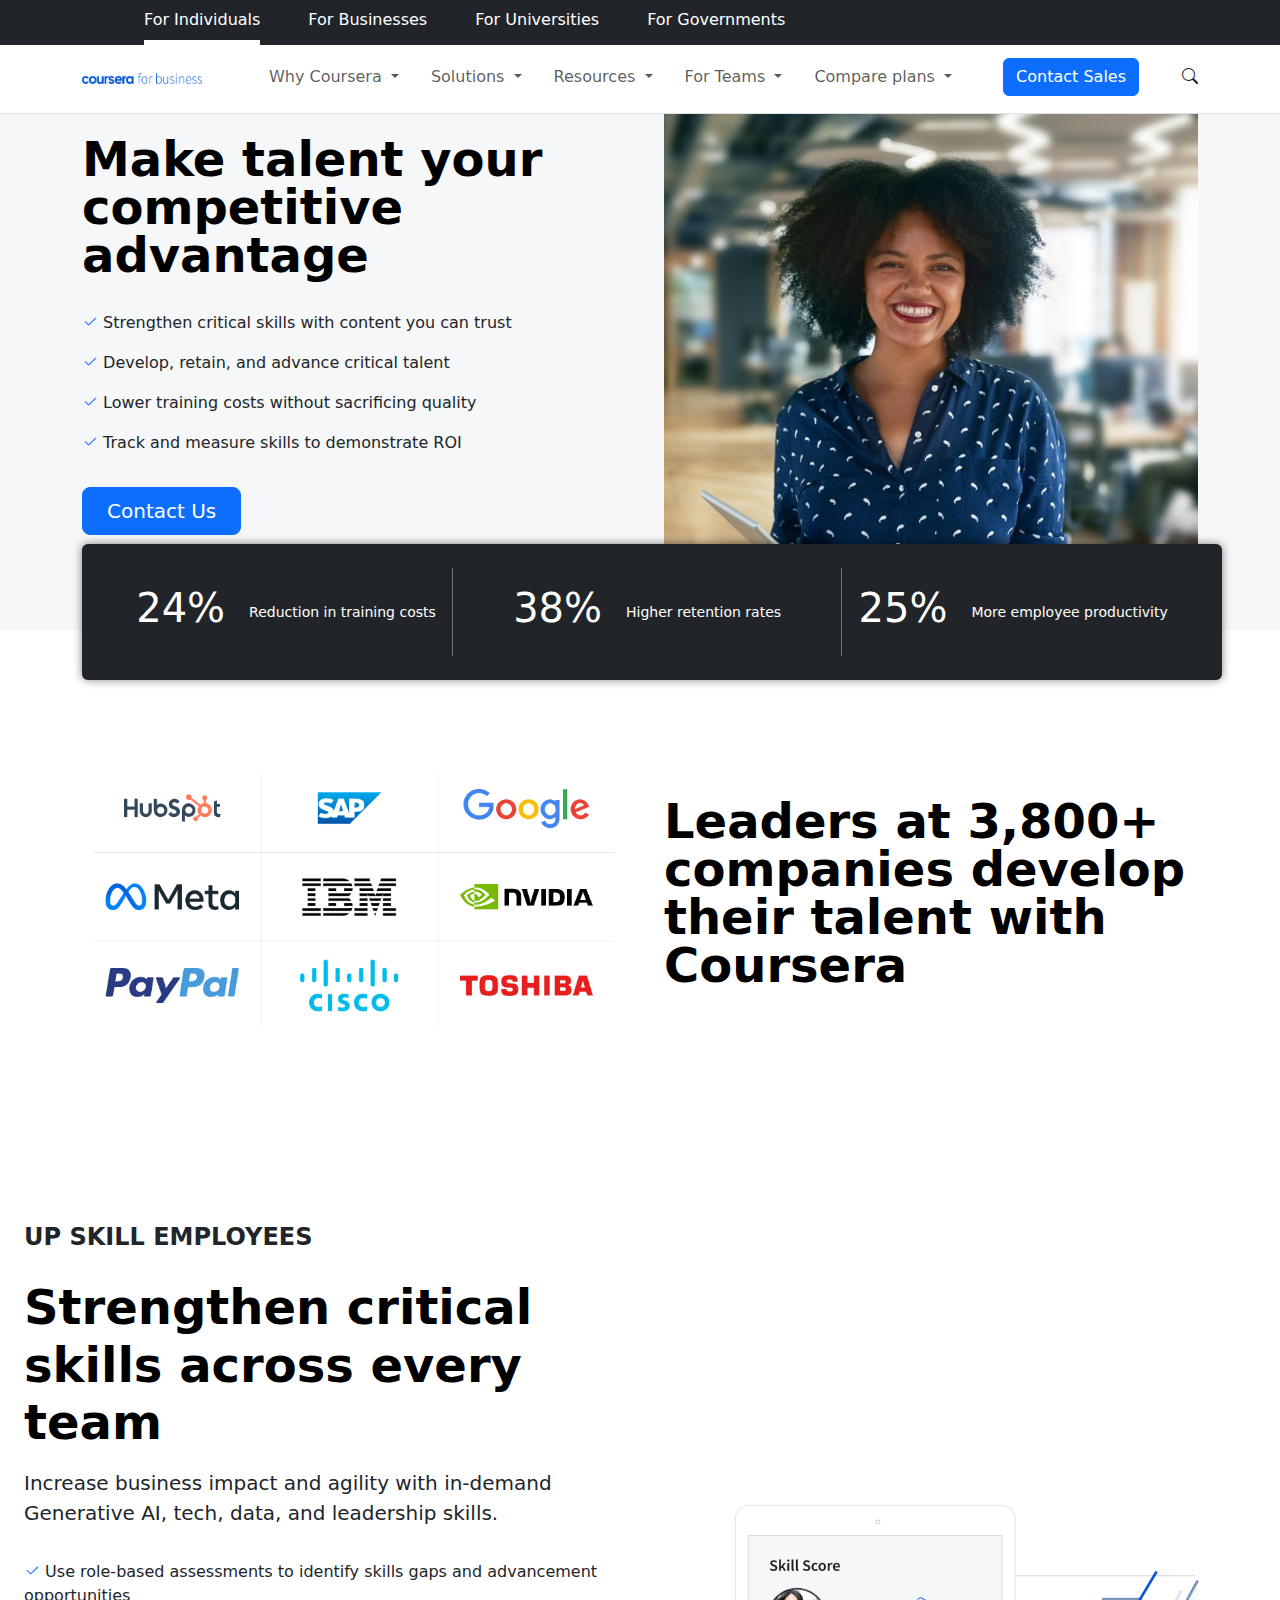
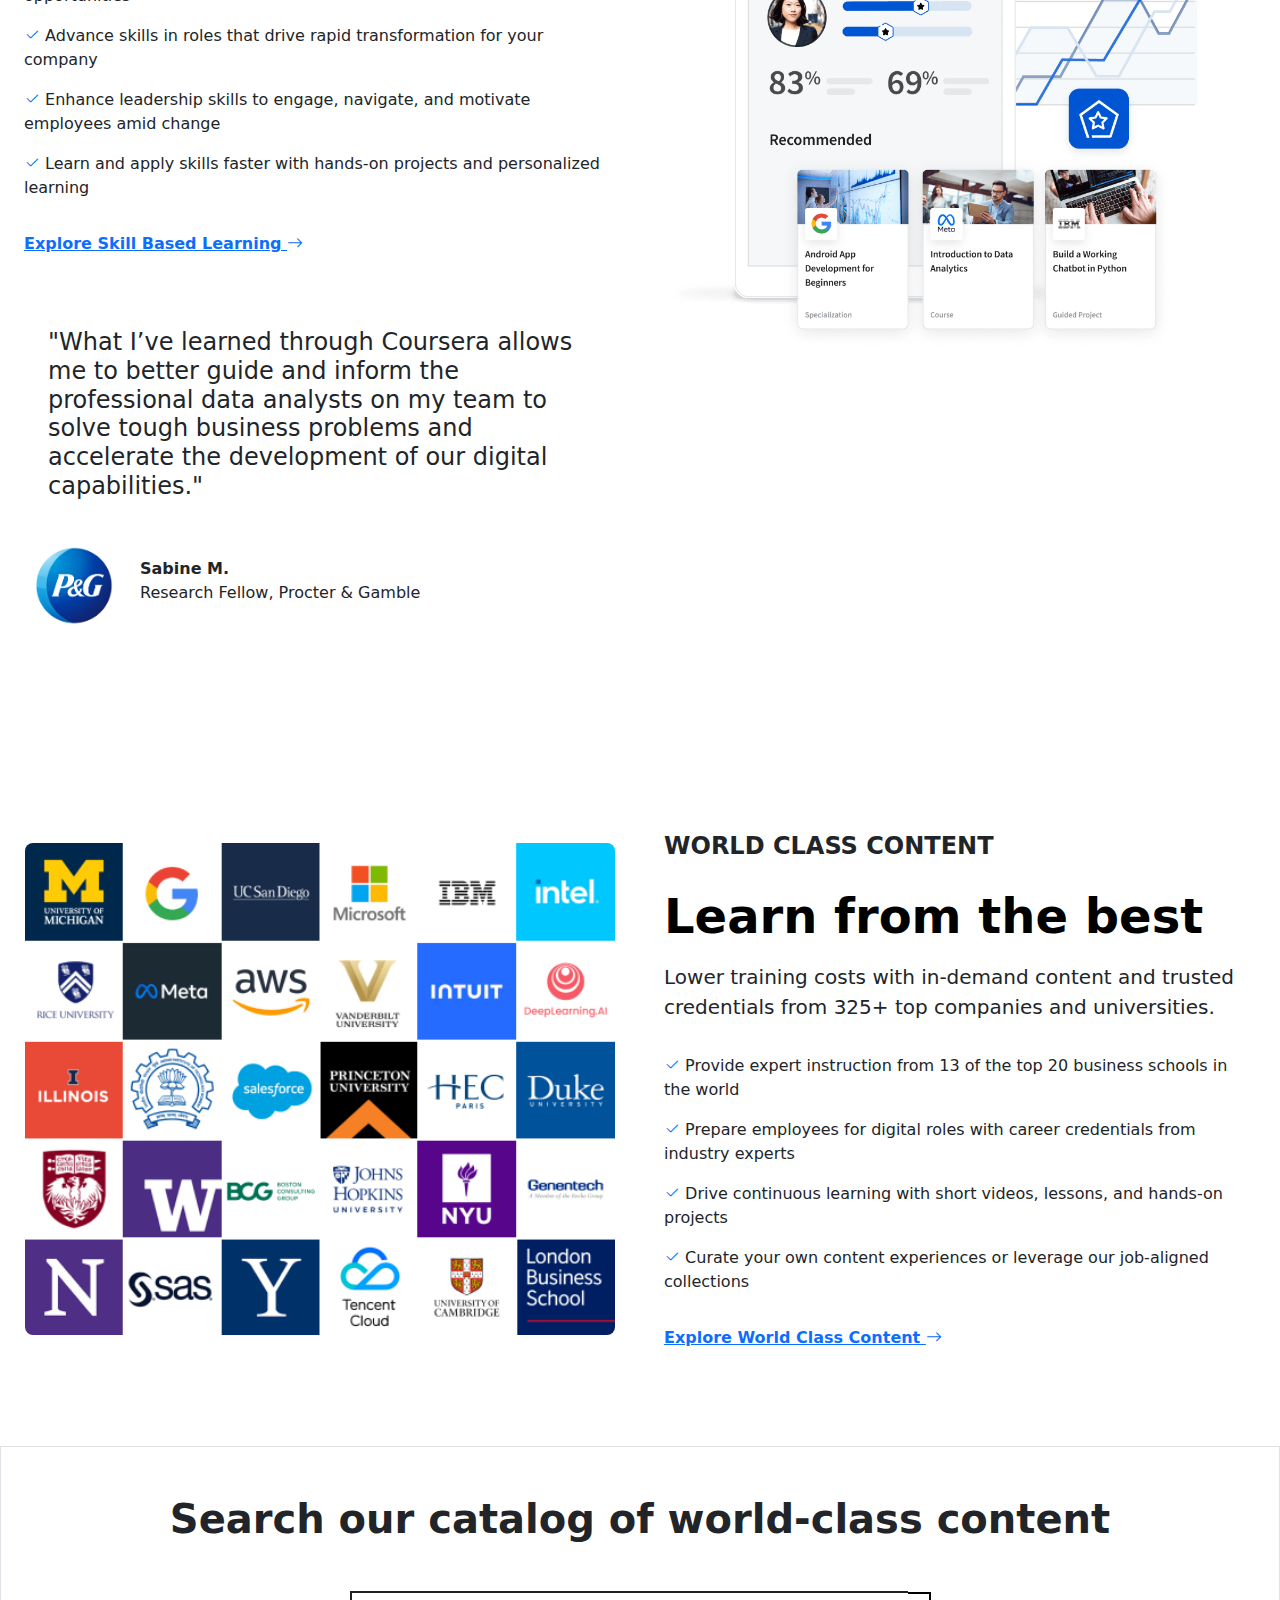
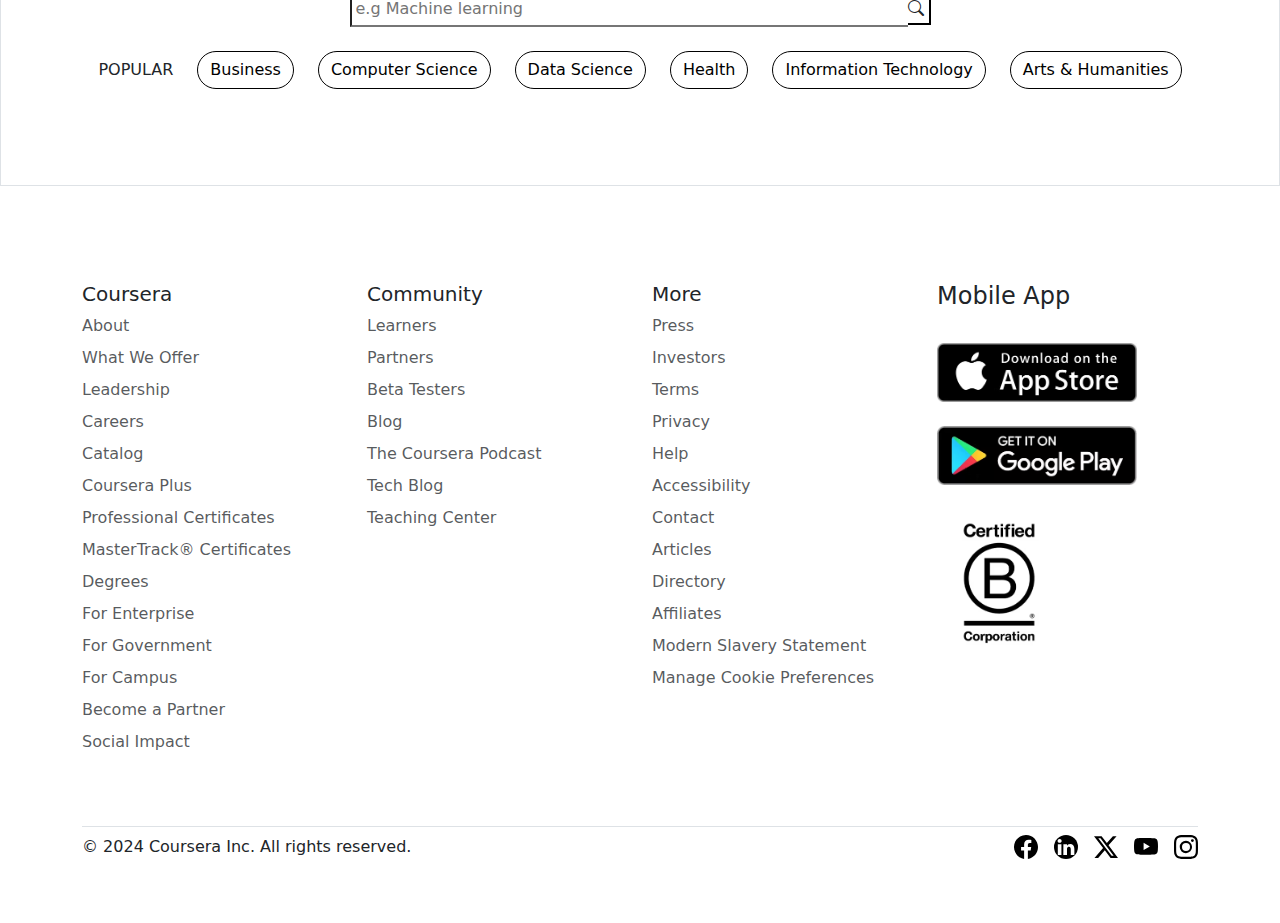
<file: business.html>
<!DOCTYPE html>
<html lang="en">

<head>
    <meta charset="UTF-8">
    <meta name="viewport" content="width=device-width, initial-scale=1.0">

    <!-- Bootstrap CDN -->
    <link href="https://cdn.jsdelivr.net/npm/bootstrap@5.3.3/dist/css/bootstrap.min.css" rel="stylesheet"
        integrity="sha384-QWTKZyjpPEjISv5WaRU9OFeRpok6YctnYmDr5pNlyT2bRjXh0JMhjY6hW+ALEwIH" crossorigin="anonymous">

    <!-- CSS Link -->
    <link rel="stylesheet" href="./style/style.css">


    <!-- Bootstrap Icon CDN -->
    <link rel="stylesheet" href="https://cdn.jsdelivr.net/npm/bootstrap-icons@1.11.3/font/bootstrap-icons.min.css">

    <title>Coursera Plus | Unlimited Access to 7,0000 </title>

</head>

<body>

    <!---------------------------------------------------------------------------------------------------------------------------
                                                             * NAVBAR START
    ----------------------------------------------------------------------------------------------------------------------------->
    <nav
        class="navbar navbar-expand-lg bg-white  w-100 top-0 start-0 position-fixed z-1 flex-column pt-0  py-3 border-bottom">



        <!-- dark navbar strip -->
        <div class="container-fluid bg-dark text-white ps-5  mb-2" id="dark-nav">

            <ul class="nav nav-underline  gap-lg-5  ps-md-5" id="pills-tabs" role="tablist">
                <li class="nav-item ps-md-5" role="presentation">
                    <button class="nav-link active nav-link-white" id="pills-individual-tab" data-bs-toggle="pill"
                        data-bs-target="#pills-home" type="button" role="tab" aria-controls="pills-home"
                        aria-selected="true"><a href="./courses.html" class="text-decoration-none nav-link-white">
                            For <strong>Individuals</strong></a>


                </li>
                <li class="nav-item" role="presentation">
                    <button class="nav-link nav-link-white" id="pills-businesses-tab" data-bs-toggle="pill"
                        data-bs-target="#pills-profile" type="button" role="tab" aria-controls="pills-profile"
                        aria-selected="false"><a href="./business.html" class="text-decoration-none nav-link-white">
                            For <strong>Businesses</strong></a></button>
                </li>
                <li class="nav-item" role="presentation">
                    <button class="nav-link nav-link-white" id="pills-Universities-tab" data-bs-toggle="pill"
                        data-bs-target="#pills-contact" type="button" role="tab" aria-controls="pills-contact"
                        aria-selected="false">For <strong>Universities</strong></button>
                </li>
                <li class="nav-item" role="presentation">
                    <button class="nav-link nav-link-white" id="pills-governments-tab" data-bs-toggle="pill"
                        data-bs-target="#pills-contact" type="button" role="tab" aria-controls="pills-contact"
                        aria-selected="false">For <strong>Governments</strong></button>
                </li>
            </ul>
        </div>


        <!-- Main navbar -->
        <div class="container gap-3 pt-1">

            <!-------------------------------- LOGO -------------------------------------->
            <a class="navbar-brand order-2 order-lg-0" href="./index.html"><img
                    src="./image/business/coursera-business-logo.png" class="img-fluid" alt=""></a>

            <!-- search button in mobile screen -->
            <i class="bi bi-search order-2"></i>

            <!-- Hamburger -->
            <button class="navbar-toggler  " type="button" data-bs-toggle="collapse"
                data-bs-target="#navbarSupportedContent" aria-controls="navbarSupportedContent" aria-expanded="false"
                aria-label="Toggle navigation">
                <span class="navbar-toggler-icon"></span>
            </button>




            <div class="collapse navbar-collapse  flex-grow-0" id="navbarSupportedContent">
                <!--------------------------------DROPDOWN OPTIONS -------------------------------------->
                <ul class="navbar-nav mb-lg-0  gap-3 ">
                    <!-- Why coursera -->
                    <li class="nav-item dropdown">
                        <a class="nav-link dropdown-toggle" href="#" role="button" data-bs-toggle="dropdown"
                            aria-expanded="false">
                            <span class="fs-6">Why Coursera</span>
                        </a>
                        <ul class="dropdown-menu p-3">
                            <h5>Goals</h5>
                            <li><a class="dropdown-item" href="#">Take Free courses</a></li>
                            <li><a class="dropdown-item" href="#">Earn Degree</a></li>
                            <li><a class="dropdown-item" href="#">Something else here</a></li>
                        </ul>
                    </li>

                    <!-- solutions -->
                    <li class="nav-item dropdown">
                        <a class="nav-link dropdown-toggle" href="#" role="button" data-bs-toggle="dropdown"
                            aria-expanded="false">
                            <span class="fs-6">Solutions</span>
                        </a>
                        <ul class="dropdown-menu p-3">
                            <h5>Goals</h5>
                            <li><a class="dropdown-item" href="#">Take Free courses</a></li>
                            <li><a class="dropdown-item" href="#">Earn Degree</a></li>
                            <li><a class="dropdown-item" href="#">Something else here</a></li>
                        </ul>
                    </li>

                    <!-- Resources -->
                    <li class="nav-item dropdown">
                        <a class="nav-link dropdown-toggle" href="#" role="button" data-bs-toggle="dropdown"
                            aria-expanded="false">
                            <span class="fs-6"> Resources</span>
                        </a>
                        <ul class="dropdown-menu p-3">
                            <h5>Goals</h5>
                            <li><a class="dropdown-item" href="#">Take Free courses</a></li>
                            <li><a class="dropdown-item" href="#">Earn Degree</a></li>
                            <li><a class="dropdown-item" href="#">Something else here</a></li>
                        </ul>
                    </li>

                    <!-- For Teams -->
                    <li class="nav-item dropdown">
                        <a class="nav-link dropdown-toggle" href="#" role="button" data-bs-toggle="dropdown"
                            aria-expanded="false">
                            <span class="fs-6"> For Teams</span>
                        </a>
                        <ul class="dropdown-menu p-3">
                            <h5>Goals</h5>
                            <li><a class="dropdown-item" href="#">Take Free courses</a></li>
                            <li><a class="dropdown-item" href="#">Earn Degree</a></li>
                            <li><a class="dropdown-item" href="#">Something else here</a></li>
                        </ul>
                    </li>

                    <!-- Compare plans -->
                    <li class="nav-item dropdown">
                        <a class="nav-link dropdown-toggle" href="#" role="button" data-bs-toggle="dropdown"
                            aria-expanded="false">
                            <span class="fs-6"> Compare plans</span>
                        </a>
                        <ul class="dropdown-menu p-3">
                            <h5>Goals</h5>
                            <li><a class="dropdown-item" href="#">Take Free courses</a></li>
                            <li><a class="dropdown-item" href="#">Earn Degree</a></li>
                            <li><a class="dropdown-item" href="#">Something else here</a></li>
                        </ul>
                    </li>
                </ul>

            </div>



            <button class="btn btn-primary d-none d-lg-block">Contact Sales</button>
        </div>

    </nav>
    <!---------------------------------------------------------------------------------------------------------------------------
                                                              * NAVBAR END 
    ----------------------------------------------------------------------------------------------------------------------------->









    <!---------------------------------------------------------------------------------------------------------------------------
                                                              * BUSINESS HERO SECTION START 
    ----------------------------------------------------------------------------------------------------------------------------->
    <div class="container-fluid" id="business-hero">
        <div class="container mt-5 position-relative">
            <div class="row flex-lg-row-reverse align-items-center g-5 pt-5">
                <!-- right lady image -->
                <div class="col-10 col-sm-8 col-lg-6">
                    <img src="./image/business/Businesspage_hero.jpg" class="d-block mx-lg-auto img-fluid"
                        alt="Bootstrap Themes" width="700" height="500" loading="lazy">
                </div>

                <!-- left text -->
                <div class="col-lg-6">
                    <h1 class="display-5 fw-bold text-body-emphasis lh-1 mb-3">Make talent your competitive advantage
                    </h1>

                    <div class="row text-start py-3">
                        <p class="bi bi-check2 text-primary"><span class="text-dark font-style-normal">
                                Strengthen critical skills with content you can trust</span></p>
                        <p class="bi bi-check2 text-primary"><span class="text-dark font-style-normal">
                                Develop, retain, and advance critical talent</span></p>
                        <p class="bi bi-check2 text-primary"><span class="text-dark font-style-normal">
                                Lower training costs without sacrificing quality</span></p>
                        <p class="bi bi-check2 text-primary"><span class="text-dark font-style-normal">
                                Track and measure skills to demonstrate ROI</span></p>
                    </div>
                    <div class="d-grid gap-2 d-md-flex justify-content-md-start">
                        <button type="button" class="btn btn-primary btn-lg px-4 me-md-2">Contact Us</button>
                    </div>
                    <p class="mt-3"><span class="text-dark ">
                            Upskilling fewer than 125 employees? <a href="./index.html">Get Coursera for Teams <i
                                    class="bi bi-box-arrow-up-right"></i></a></span></p>
                </div>
            </div>

            <!-- dark label -->
            <div class="container position-absolute bg-dark  text-white d-none  d-xl-flex  justify-content-around rounded  px-3 py-4 "
                id="dark-label-business">
                <div class="d-flex justify-content-between align-items-center gap-4  p-3 border-end border-secondary">
                    <h1>24%</h2>
                        <small>Reduction in training costs</small>
                </div>

                <div class="d-flex justify-content-between align-items-center gap-4 p-3">
                    <h1>38%</h2>
                        <small>Higher retention rates</small>
                </div>

                <div class="d-flex justify-content-between align-items-center gap-4 p-3 border-start border-secondary">
                    <h1>25%</h2>
                        <small>More employee productivity</small>
                </div>

            </div>

        </div>



        <!-- Companies which use coursera -->
        <div class="container-fluid bg-white pt-5" id="companies-coursera-business">
            <div class="container col-xxl-8 px-4 py-5 bg-white">
                <div class="row flex-lg-row-reverse align-items-center g-5 py-5">
                    <div class="col-10 col-sm-8 col-lg-6 order-1">
                        <img src="./image/business/companies-business.png" class="d-block mx-lg-auto img-fluid"
                            alt="Bootstrap Themes" width="700" height="500" loading="lazy">
                    </div>
                    <div class="col-lg-6">
                        <h1 class="display-5 fw-bold text-body-emphasis lh-1 mb-3">Leaders at 3,800+ companies develop
                            their talent with Coursera
                        </h1>
                    </div>
                </div>
            </div>
        </div>
    </div>



    <!-- upskill section -->
    <div class="container-fluid col-xxl-12 px-4 py-5">
        <div class="row flex-lg-row-reverse align-items-center g-5 py-5">
            <div class="col-10 col-sm-8 col-lg-6">
                <img src="./image/business/upskill-business.png" class="d-block mx-lg-auto img-fluid"
                    alt="Bootstrap Themes" width="700" height="500" loading="lazy">
            </div>
            <div class="col-lg-6">
                <span class="fw-bold fs-4">UP SKILL EMPLOYEES</span>

                <h1 class="display-5 fw-bold text-body-emphasis mt-4 mb-3">Strengthen critical skills across every team
                </h1>
                <p class="lead">Increase business impact and agility with in-demand Generative AI, tech, data, and
                    leadership skills.</p>
                <div class="row text-start py-3">
                    <p class="bi bi-check2 text-primary"><span class="text-dark font-style-normal">
                            Use role-based assessments to identify skills gaps and advancement
                            opportunities</span></p>
                    <p class="bi bi-check2 text-primary"><span class="text-dark font-style-normal">
                            Advance skills in roles that drive rapid transformation for your company</span></p>
                    <p class="bi bi-check2 text-primary"><span class="text-dark font-style-normal">
                            Enhance leadership skills to engage, navigate, and motivate employees amid
                            change</span></p>
                    <p class="bi bi-check2 text-primary"><span class="text-dark font-style-normal">
                            Learn and apply skills faster with hands-on projects and personalized
                            learning</span></p>
                </div>

                <div class="text-primary fw-bold"><a href="./courses.html">Explore Skill Based Learning <i
                            class="bi bi-arrow-right"></i></a>

                </div>
                <p class="mt-5 p-4 display-5 fs-4 fw-normal">&quotWhat I’ve learned through Coursera allows me to better
                    guide
                    and inform
                    the
                    professional
                    data
                    analysts on my team to solve tough business problems and accelerate the development of our digital
                    capabilities.&quot</p>

                <div class="d-flex">
                    <img src="./image/business/p&g-business.png" class="img-fluid" width="100px" alt="">
                    <div class="d-flex flex-column p-3">
                        <span><strong>Sabine M.</strong></span>
                        <span>Research Fellow, Procter & Gamble</span>
                    </div>


                </div>

            </div>
        </div>
    </div>



    <!-- learn from best -->
    <div class="container-fluid col-xxl-12 px-4 py-5">
        <div class="row flex-lg-row-reverse align-items-center g-5 py-5">
            <div class="col-10 col-sm-8 col-lg-6 order-1">
                <img src="./image/business/learn-from-best-business.png" width="590px"
                    class="d-block mx-lg-auto img-fluid rounded-3" alt="Bootstrap Themes" width="700" height="500"
                    loading="lazy">
            </div>
            <div class="col-lg-6">
                <span class="fw-bold fs-4">WORLD CLASS CONTENT</span>

                <h1 class="display-5 fw-bold text-body-emphasis mt-4 mb-3">Learn from the best
                </h1>
                <p class="lead">Lower training costs with in-demand content and trusted credentials from 325+ top
                    companies and universities.</p>
                <div class="row text-start py-3">
                    <p class="bi bi-check2 text-primary"><span class="text-dark font-style-normal">
                            Provide expert instruction from 13 of the top 20 business schools in the world</span></p>
                    <p class="bi bi-check2 text-primary"><span class="text-dark font-style-normal">
                            Prepare employees for digital roles with career credentials from industry experts</span></p>
                    <p class="bi bi-check2 text-primary"><span class="text-dark font-style-normal">
                            Drive continuous learning with short videos, lessons, and hands-on projects</span></p>
                    <p class="bi bi-check2 text-primary"><span class="text-dark font-style-normal">
                            Curate your own content experiences or leverage our job-aligned collections</span></p>
                </div>

                <div class="text-primary fw-bold"><a href="./courses.html">Explore World Class Content <i
                            class="bi bi-arrow-right"></i></a>
                </div>

            </div>
        </div>
    </div>



    <!---------------------------------------------------------------------------------------------------------------------------
                                                      * SEARCH COURSES START 
    ----------------------------------------------------------------------------------------------------------------------------->
    <div class="container-fluid py-5 mb-5 border border-bottom-1">
        <h2 class="text-center fw-bold fs-1">Search our catalog of world-class content</h2>
        <div class="container text-center mt-5">

            <input type="search" class="w-50 p-1 border-end-0 border-2" placeholder="e.g Machine learning"><i
                class="bi bi-search border border-black border-2  border-start-0"></i>

            <div class="d-flex justify-content-center align-items-center gap-2 gap-xl-4 flex-column flex-xl-row mt-4 mb-5"
                id="business-pills">
                <h6 class="text-end pt-2">POPULAR</h6>
                <span class="btn border border-0 rounded-pill text-primary">Business</span>
                <span class="btn border border-0 rounded-pill text-primary">Computer Science</span>
                <span class="btn border border-0 rounded-pill text-primary">Data Science</span>
                <span class="btn border border-0 rounded-pill text-primary">Health</span>
                <span class="btn border border-0 rounded-pill text-primary">Information Technology</span>
                <span class="btn border border-0 rounded-pill text-primary">Arts & Humanities</span>
            </div>

        </div>
    </div>

    <!---------------------------------------------------------------------------------------------------------------------------
                                                      * SEARCH COURSES END
    ----------------------------------------------------------------------------------------------------------------------------->




    <!---------------------------------------------------------------------------------------------------------------------------
                                                              * BUSINESS HERO SECTION END 
    ----------------------------------------------------------------------------------------------------------------------------->











    <!---------------------------------------------------------------------------------------------------------------------------
                                                      * FOOTER START
    ----------------------------------------------------------------------------------------------------------------------------->
    <div class="container">
        <footer class="row row-cols-1 row-cols-sm-2 row-cols-md-4 pt-5 mb-5 ">



            <div class="col mb-3">
                <h5>Coursera</h5>
                <ul class="nav flex-column">
                    <li class="nav-item mb-2"><a href="#" class="nav-link p-0 text-body-secondary">About</a></li>
                    <li class="nav-item mb-2"><a href="#" class="nav-link p-0 text-body-secondary">What We Offer</a>
                    </li>
                    <li class="nav-item mb-2"><a href="#" class="nav-link p-0 text-body-secondary">Leadership</a></li>
                    <li class="nav-item mb-2"><a href="#" class="nav-link p-0 text-body-secondary">Careers</a></li>
                    <li class="nav-item mb-2"><a href="#" class="nav-link p-0 text-body-secondary">Catalog</a></li>
                    <li class="nav-item mb-2"><a href="#" class="nav-link p-0 text-body-secondary">Coursera Plus</a>
                    </li>
                    <li class="nav-item mb-2"><a href="#" class="nav-link p-0 text-body-secondary">Professional
                            Certificates</a></li>
                    <li class="nav-item mb-2"><a href="#" class="nav-link p-0 text-body-secondary">MasterTrack®
                            Certificates</a></li>
                    <li class="nav-item mb-2"><a href="#" class="nav-link p-0 text-body-secondary">Degrees</a></li>
                    <li class="nav-item mb-2"><a href="#" class="nav-link p-0 text-body-secondary">For Enterprise</a>
                    </li>
                    <li class="nav-item mb-2"><a href="#" class="nav-link p-0 text-body-secondary">For Government</a>
                    </li>
                    <li class="nav-item mb-2"><a href="#" class="nav-link p-0 text-body-secondary">For Campus</a></li>
                    <li class="nav-item mb-2"><a href="#" class="nav-link p-0 text-body-secondary">Become a Partner</a>
                    </li>
                    <li class="nav-item mb-2"><a href="#" class="nav-link p-0 text-body-secondary">Social Impact</a>
                    </li>
                </ul>
            </div>

            <div class="col mb-3">
                <h5>Community</h5>
                <ul class="nav flex-column">
                    <li class="nav-item mb-2"><a href="#" class="nav-link p-0 text-body-secondary">Learners</a></li>
                    <li class="nav-item mb-2"><a href="#" class="nav-link p-0 text-body-secondary">Partners</a></li>
                    <li class="nav-item mb-2"><a href="#" class="nav-link p-0 text-body-secondary">Beta Testers</a></li>
                    <li class="nav-item mb-2"><a href="#" class="nav-link p-0 text-body-secondary">Blog</a></li>
                    <li class="nav-item mb-2"><a href="#" class="nav-link p-0 text-body-secondary">The Coursera
                            Podcast</a></li>
                    <li class="nav-item mb-2"><a href="#" class="nav-link p-0 text-body-secondary">Tech Blog</a></li>
                    <li class="nav-item mb-2"><a href="#" class="nav-link p-0 text-body-secondary">Teaching Center</a>
                    </li>
                </ul>
            </div>

            <div class="col mb-3">
                <h5>More</h5>
                <ul class="nav flex-column">
                    <li class="nav-item mb-2"><a href="#" class="nav-link p-0 text-body-secondary">Press</a></li>
                    <li class="nav-item mb-2"><a href="#" class="nav-link p-0 text-body-secondary">Investors</a></li>
                    <li class="nav-item mb-2"><a href="#" class="nav-link p-0 text-body-secondary">Terms</a></li>
                    <li class="nav-item mb-2"><a href="#" class="nav-link p-0 text-body-secondary">Privacy</a></li>
                    <li class="nav-item mb-2"><a href="#" class="nav-link p-0 text-body-secondary">Help</a></li>
                    <li class="nav-item mb-2"><a href="#" class="nav-link p-0 text-body-secondary">Accessibility</a>
                    </li>
                    <li class="nav-item mb-2"><a href="#" class="nav-link p-0 text-body-secondary">Contact</a></li>
                    <li class="nav-item mb-2"><a href="#" class="nav-link p-0 text-body-secondary">Articles</a></li>
                    <li class="nav-item mb-2"><a href="#" class="nav-link p-0 text-body-secondary">Directory</a></li>
                    <li class="nav-item mb-2"><a href="#" class="nav-link p-0 text-body-secondary">Affiliates</a></li>
                    <li class="nav-item mb-2"><a href="#" class="nav-link p-0 text-body-secondary">Modern Slavery
                            Statement</a></li>
                    <li class="nav-item mb-2"><a href="#" class="nav-link p-0 text-body-secondary">Manage Cookie
                            Preferences</a></li>
                </ul>
            </div>

            <div class="col mb-3 d-flex flex-column gap-4">
                <h4>Mobile App</h4>
                <img src="./image/app-store.png" alt="" width="200px">
                <img src="./image/play-store.png" alt="" width="200px">
                <div class="container "><img src="./image/certified-corp.png" alt="" width="100px" class="ms">
                </div>
        </footer>
        <div class="d-flex flex-column flex-sm-row justify-content-between pb-4 pt-2 my-4 border-top">
            <p>© 2024 Coursera Inc. All rights reserved.</p>

            <ul class="list-unstyled d-flex">
                <li class="ms-3"><a class="link-body-emphasis" href="#"><svg xmlns="http://www.w3.org/2000/svg"
                            width="24" height="24" fill="currentColor" class="bi bi-facebook" viewBox="0 0 16 16">
                            <path
                                d="M16 8.049c0-4.446-3.582-8.05-8-8.05C3.58 0-.002 3.603-.002 8.05c0 4.017 2.926 7.347 6.75 7.951v-5.625h-2.03V8.05H6.75V6.275c0-2.017 1.195-3.131 3.022-3.131.876 0 1.791.157 1.791.157v1.98h-1.009c-.993 0-1.303.621-1.303 1.258v1.51h2.218l-.354 2.326H9.25V16c3.824-.604 6.75-3.934 6.75-7.951" />
                        </svg></a></li>

                <li class="ms-3"><a class="link-body-emphasis" href="#"><svg xmlns="http://www.w3.org/2000/svg"
                            width="24" height="24" fill="currentColor" class="bi bi-linkedin rounded-circle"
                            viewBox="0 0 16 16">
                            <path
                                d="M0 1.146C0 .513.526 0 1.175 0h13.65C15.474 0 16 .513 16 1.146v13.708c0 .633-.526 1.146-1.175 1.146H1.175C.526 16 0 15.487 0 14.854zm4.943 12.248V6.169H2.542v7.225zm-1.2-8.212c.837 0 1.358-.554 1.358-1.248-.015-.709-.52-1.248-1.342-1.248S2.4 3.226 2.4 3.934c0 .694.521 1.248 1.327 1.248zm4.908 8.212V9.359c0-.216.016-.432.08-.586.173-.431.568-.878 1.232-.878.869 0 1.216.662 1.216 1.634v3.865h2.401V9.25c0-2.22-1.184-3.252-2.764-3.252-1.274 0-1.845.7-2.165 1.193v.025h-.016l.016-.025V6.169h-2.4c.03.678 0 7.225 0 7.225z" />
                        </svg></a></li>

                <li class="ms-3"><a class="link-body-emphasis" href="#"><svg xmlns="http://www.w3.org/2000/svg"
                            width="24" height="24" fill="currentColor" class="bi bi-twitter-x" viewBox="0 0 16 16">
                            <path
                                d="M12.6.75h2.454l-5.36 6.142L16 15.25h-4.937l-3.867-5.07-4.425 5.07H.316l5.733-6.57L0 .75h5.063l3.495 4.633L12.601.75Zm-.86 13.028h1.36L4.323 2.145H2.865z" />
                        </svg></a></li>


                <li class="ms-3"><a class="link-body-emphasis" href="#"><svg xmlns="http://www.w3.org/2000/svg"
                            width="24" height="24" fill="currentColor" class="bi bi-youtube" viewBox="0 0 16 16">
                            <path
                                d="M8.051 1.999h.089c.822.003 4.987.033 6.11.335a2.01 2.01 0 0 1 1.415 1.42c.101.38.172.883.22 1.402l.01.104.022.26.008.104c.065.914.073 1.77.074 1.957v.075c-.001.194-.01 1.108-.082 2.06l-.008.105-.009.104c-.05.572-.124 1.14-.235 1.558a2.01 2.01 0 0 1-1.415 1.42c-1.16.312-5.569.334-6.18.335h-.142c-.309 0-1.587-.006-2.927-.052l-.17-.006-.087-.004-.171-.007-.171-.007c-1.11-.049-2.167-.128-2.654-.26a2.01 2.01 0 0 1-1.415-1.419c-.111-.417-.185-.986-.235-1.558L.09 9.82l-.008-.104A31 31 0 0 1 0 7.68v-.123c.002-.215.01-.958.064-1.778l.007-.103.003-.052.008-.104.022-.26.01-.104c.048-.519.119-1.023.22-1.402a2.01 2.01 0 0 1 1.415-1.42c.487-.13 1.544-.21 2.654-.26l.17-.007.172-.006.086-.003.171-.007A100 100 0 0 1 7.858 2zM6.4 5.209v4.818l4.157-2.408z" />
                        </svg></a></li>


                <li class="ms-3"><a class="link-body-emphasis" href="#"><svg xmlns="http://www.w3.org/2000/svg"
                            width="24" height="24" fill="currentColor" class="bi bi-instagram" viewBox="0 0 16 16">
                            <path
                                d="M8 0C5.829 0 5.556.01 4.703.048 3.85.088 3.269.222 2.76.42a3.9 3.9 0 0 0-1.417.923A3.9 3.9 0 0 0 .42 2.76C.222 3.268.087 3.85.048 4.7.01 5.555 0 5.827 0 8.001c0 2.172.01 2.444.048 3.297.04.852.174 1.433.372 1.942.205.526.478.972.923 1.417.444.445.89.719 1.416.923.51.198 1.09.333 1.942.372C5.555 15.99 5.827 16 8 16s2.444-.01 3.298-.048c.851-.04 1.434-.174 1.943-.372a3.9 3.9 0 0 0 1.416-.923c.445-.445.718-.891.923-1.417.197-.509.332-1.09.372-1.942C15.99 10.445 16 10.173 16 8s-.01-2.445-.048-3.299c-.04-.851-.175-1.433-.372-1.941a3.9 3.9 0 0 0-.923-1.417A3.9 3.9 0 0 0 13.24.42c-.51-.198-1.092-.333-1.943-.372C10.443.01 10.172 0 7.998 0zm-.717 1.442h.718c2.136 0 2.389.007 3.232.046.78.035 1.204.166 1.486.275.373.145.64.319.92.599s.453.546.598.92c.11.281.24.705.275 1.485.039.843.047 1.096.047 3.231s-.008 2.389-.047 3.232c-.035.78-.166 1.203-.275 1.485a2.5 2.5 0 0 1-.599.919c-.28.28-.546.453-.92.598-.28.11-.704.24-1.485.276-.843.038-1.096.047-3.232.047s-2.39-.009-3.233-.047c-.78-.036-1.203-.166-1.485-.276a2.5 2.5 0 0 1-.92-.598 2.5 2.5 0 0 1-.6-.92c-.109-.281-.24-.705-.275-1.485-.038-.843-.046-1.096-.046-3.233s.008-2.388.046-3.231c.036-.78.166-1.204.276-1.486.145-.373.319-.64.599-.92s.546-.453.92-.598c.282-.11.705-.24 1.485-.276.738-.034 1.024-.044 2.515-.045zm4.988 1.328a.96.96 0 1 0 0 1.92.96.96 0 0 0 0-1.92m-4.27 1.122a4.109 4.109 0 1 0 0 8.217 4.109 4.109 0 0 0 0-8.217m0 1.441a2.667 2.667 0 1 1 0 5.334 2.667 2.667 0 0 1 0-5.334" />
                        </svg></a></li>


            </ul>
        </div>
    </div>
    <!---------------------------------------------------------------------------------------------------------------------------
                                                      * FOOTER END
    ----------------------------------------------------------------------------------------------------------------------------->




    <!--Bootstrap JS file CDN  -->
    <script src="https://cdn.jsdelivr.net/npm/bootstrap@5.3.3/dist/js/bootstrap.bundle.min.js"
        integrity="sha384-YvpcrYf0tY3lHB60NNkmXc5s9fDVZLESaAA55NDzOxhy9GkcIdslK1eN7N6jIeHz"
        crossorigin="anonymous"></script>

    <!-- jQuery CDN -->
    <script src="https://code.jquery.com/jquery-3.7.1.min.js"
        integrity="sha256-/JqT3SQfawRcv/BIHPThkBvs0OEvtFFmqPF/lYI/Cxo=" crossorigin="anonymous"></script>

    <!-- Local jQuery file link -->
    <script src="./script/script.js"></script>
</body>

</html>
</file>
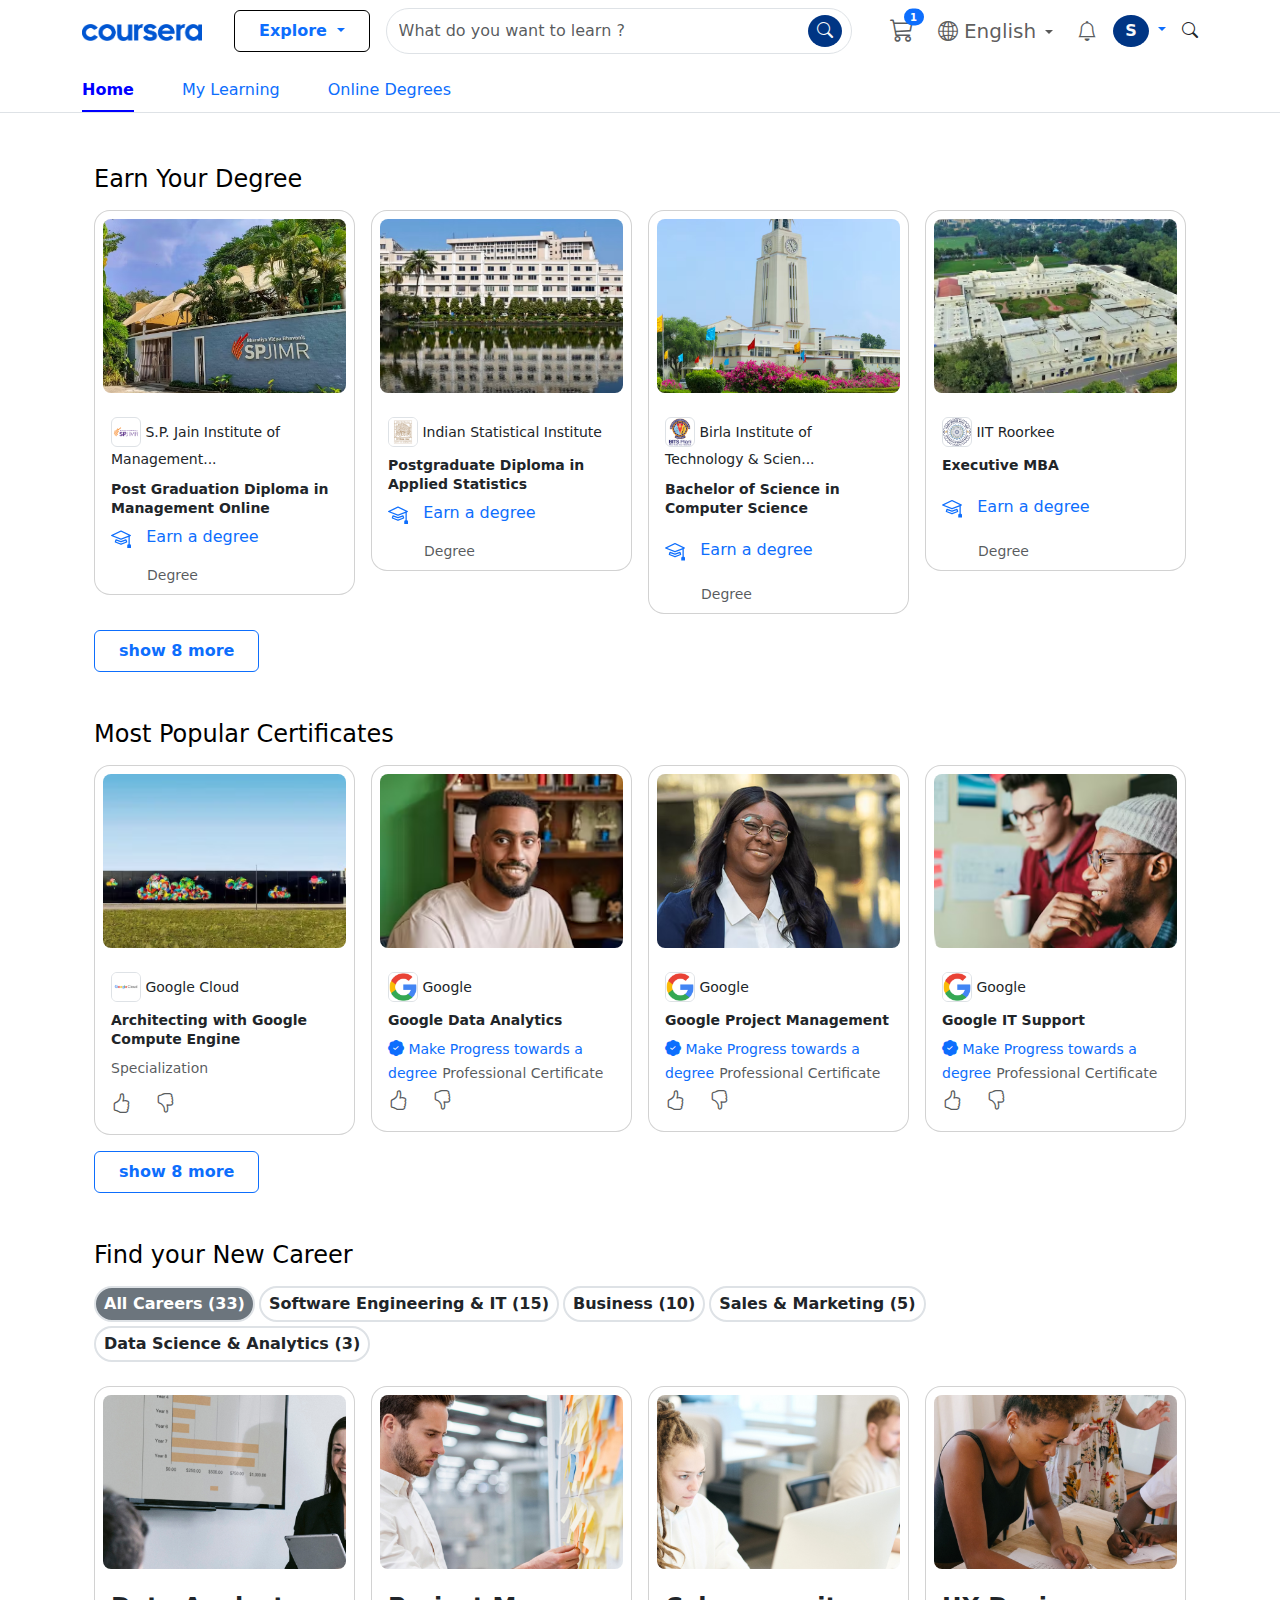
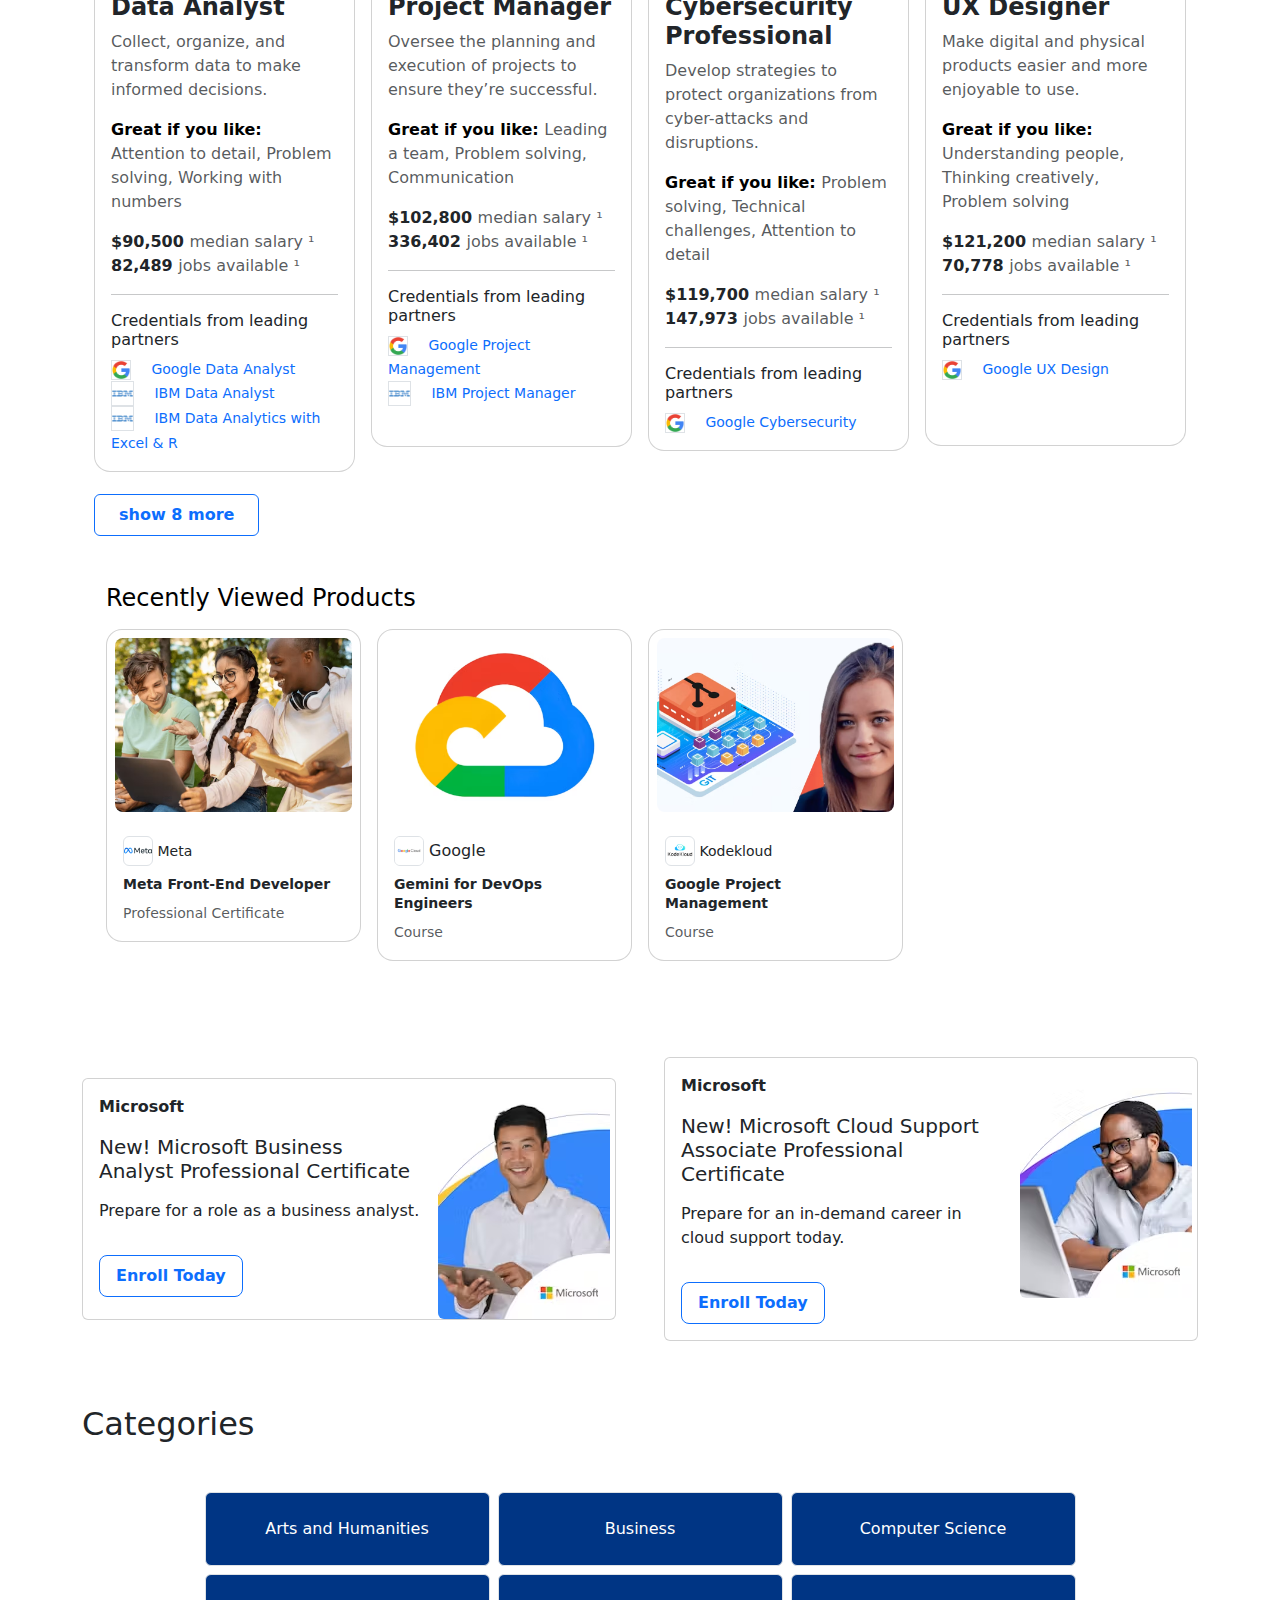
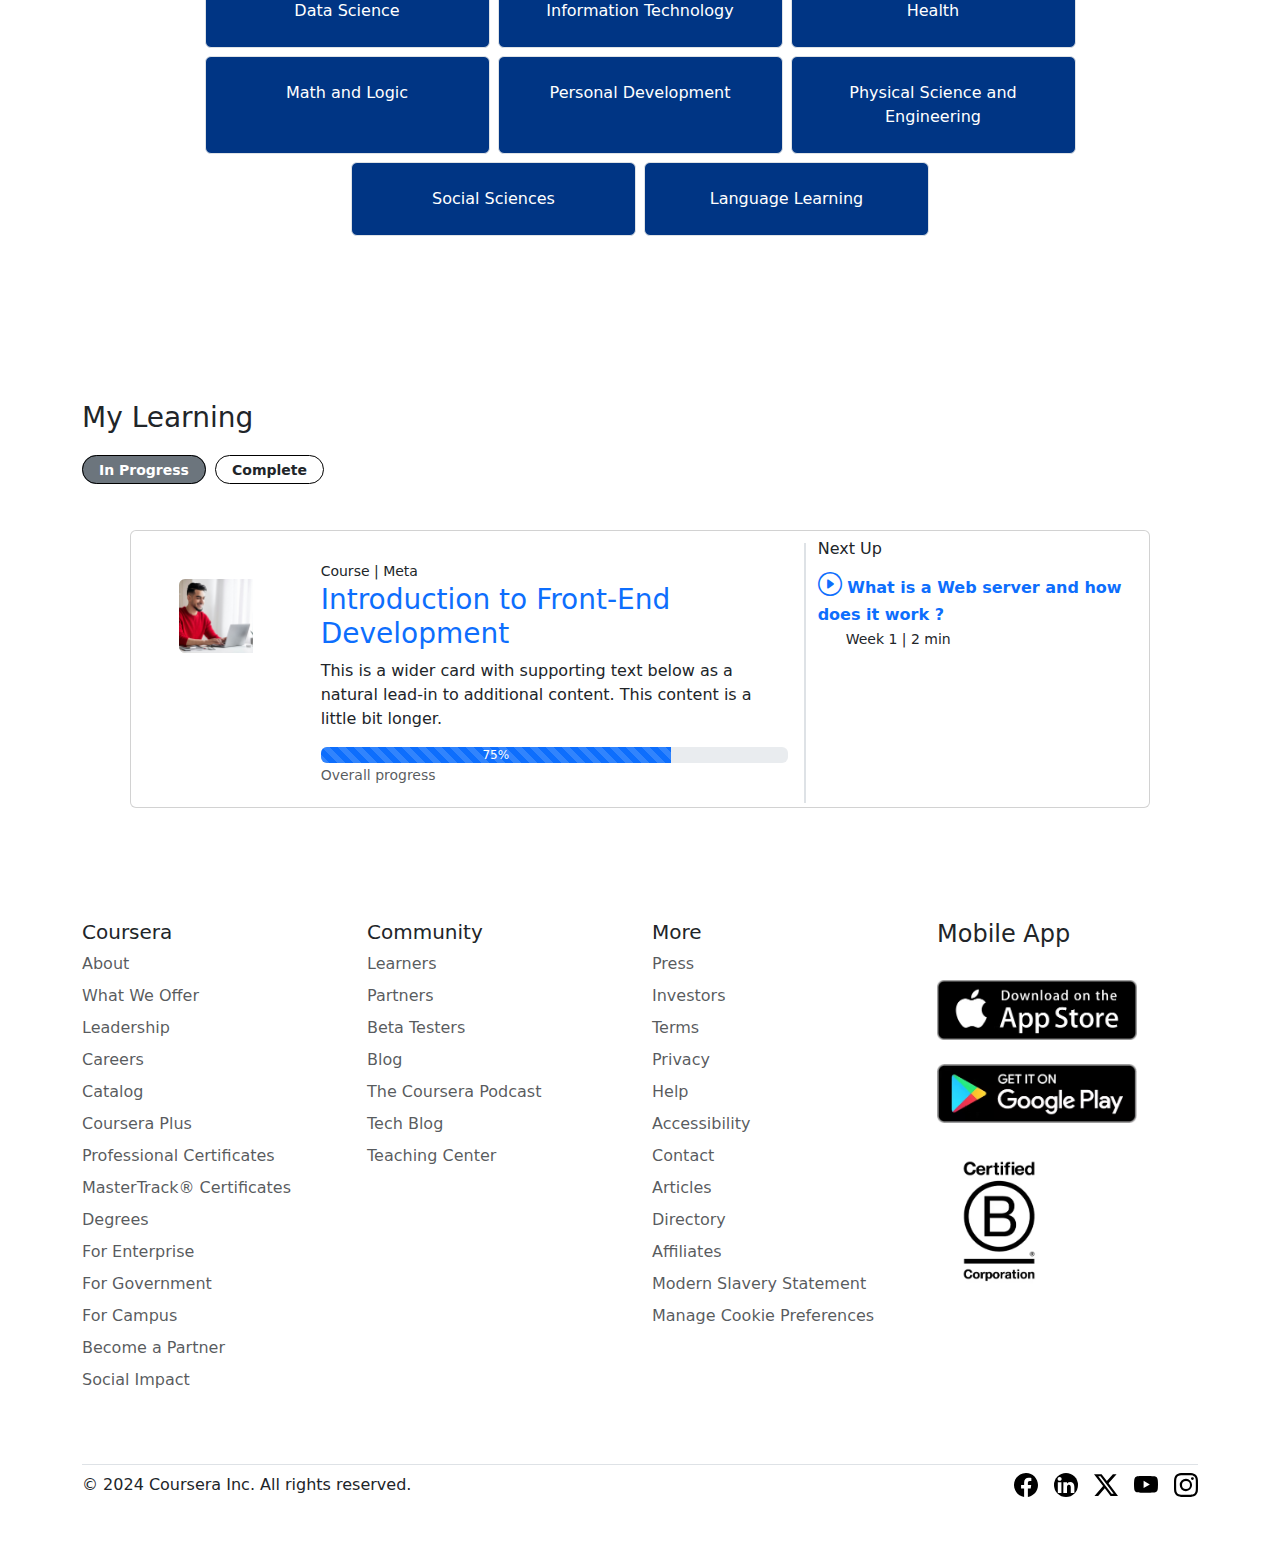
<file: courses.html>
<!DOCTYPE html>
<html lang="en">

<head>
    <meta charset="UTF-8">
    <meta name="viewport" content="width=device-width, initial-scale=1.0">

    <!-- Bootstrap CDN -->
    <link href="https://cdn.jsdelivr.net/npm/bootstrap@5.3.3/dist/css/bootstrap.min.css" rel="stylesheet"
        integrity="sha384-QWTKZyjpPEjISv5WaRU9OFeRpok6YctnYmDr5pNlyT2bRjXh0JMhjY6hW+ALEwIH" crossorigin="anonymous">

    <!-- CSS Link -->
    <link rel="stylesheet" href="./style/style.css">


    <!-- Bootstrap Icon CDN -->
    <link rel="stylesheet" href="https://cdn.jsdelivr.net/npm/bootstrap-icons@1.11.3/font/bootstrap-icons.min.css">

    <title>Coursera Plus | Unlimited Access to 7,0000 </title>

</head>

<body>
    <!---------------------------------------------------------------------------------------------------------------------------
                                                 * NAVBAR START
    ----------------------------------------------------------------------------------------------------------------------------->
    <nav class="navbar navbar-expand-lg bg-white w-100 top-0 start-0 position-fixed z-1 flex-column border-bottom pb-0">
        <div class="container gap-3">

            <!-- logo -->
            <a class="navbar-brand order-2 order-lg-0" href="./index.html"><img src="./image/logo.png" class="img-fluid"
                    alt=""></a>

            <!-- search button in mobile screen -->
            <i class="bi bi-search order-2"></i>

            <!-- Hamburger -->
            <button class="navbar-toggler  " type="button" data-bs-toggle="collapse"
                data-bs-target="#navbarSupportedContent" aria-controls="navbarSupportedContent" aria-expanded="false"
                aria-label="Toggle navigation">
                <span class="navbar-toggler-icon"></span>
            </button>




            <div class="collapse navbar-collapse align-items-center gap-3" id="navbarSupportedContent">

                <!-- Explore drope down -->
                <ul class="navbar-nav">
                    <li class="nav-item dropdown border border-black rounded-2 px-3 py-0">
                        <a class="nav-link dropdown-toggle text-primary fw-bolder" href="#" role="button"
                            data-bs-toggle="dropdown" aria-expanded="false">
                            Explore
                        </a>

                        <ul class="dropdown-menu p-3">
                            <h5>Goals</h5>
                            <li><a class="dropdown-item" href="#">Take Free courses</a></li>
                            <li><a class="dropdown-item" href="#">Earn Degree</a></li>
                            <li><a class="dropdown-item" href="#">Something else here</a></li>
                        </ul>
                    </li>
                </ul>


                <!-- Search bar & button -->
                <form class="d-flex w-50 position-relative" role="search">

                    <input class="form-control rounded-pill lh-lg " type="search"
                        placeholder="What do you want to learn ? " aria-label="Search">

                    <div id="magni" class="d-flex align-items-center position-absolute">
                        <button class="btn rounded-circle text-light" type="submit"><i class="bi bi-search"></i>
                        </button>
                    </div>

                </form>

                <!-- Online degree/new career/language drop down -->
                <ul class="navbar-nav mb-lg-0 ms-auto gap-3 align-items-center">


                    <li class="nav-item">
                        <a href="#" class="bi bi-cart3 position-relative text-muted fs-4" data-bs-toggle="dropdown"
                            aria-expanded="false">
                            <span
                                class="position-absolute top-0 start-100 translate-middle badge rounded-pill bg-primary">
                                1</span>
                        </a>
                    </li>

                    <!-- language drop down -->
                    <li class="nav-item dropdown">
                        <a class="nav-link dropdown-toggle" href="#" role="button" data-bs-toggle="dropdown"
                            aria-expanded="false">
                            <span class="bi bi-globe2 fs-5"> English</span>
                        </a>

                        <ul class="dropdown-menu p-3">
                            <h5>Goals</h5>
                            <li><a class="dropdown-item" href="#">Take Free courses</a></li>
                            <li><a class="dropdown-item" href="#">Earn Degree</a></li>
                            <li><a class="dropdown-item" href="#">Something else here</a></li>
                        </ul>
                    </li>



                    <!-- Bell /dropdown -->
                    <li class="dropdown-center my-auto" id="bell">
                        <i class="bi bi-bell text-muted fs-5" data-bs-toggle="dropdown" aria-expanded="false">
                        </i>
                        <ul class="dropdown-menu">
                            <li><a class="dropdown-item" href="#">Action</a></li>
                            <li><a class="dropdown-item" href="#">Action two</a></li>
                            <li><a class="dropdown-item" href="#">Action three</a></li>
                        </ul>
                    </li>


                    <!--user (S) drop down-->
                    <li class="nav-item btn-group">
                        <a class="dropdown-toggle text-decoration-none  align-items-center" href="#"
                            data-bs-toggle="dropdown" data-bs-display="static" aria-expanded="false">
                            <span class="btn rounded-circle text-light fw-bold my-auto" id="profile">S</span>
                        </a>

                        <ul class="dropdown-menu dropdown-menu-end p-3">
                            <h5>Goals</h5>
                            <li><a class="dropdown-item" href="#">Take Free courses</a></li>
                            <li><a class="dropdown-item" href="#">Earn Degree</a></li>
                            <li><a class="dropdown-item" href="#">Something else here</a></li>
                        </ul>
                    </li>

                </ul>

            </div>
        </div>

        <div class="container mt-3">

            <ul class="nav nav-underline gap-5" id="pills-tab" role="tablist">
                <li class="nav-item" role="presentation">
                    <button class="nav-link active course-nav-link" id="pills-home-tab" data-bs-toggle="pill"
                        data-bs-target="#pills-home" type="button" role="tab" aria-controls="pills-home"
                        aria-selected="true">Home</button>
                </li>
                <li class="nav-item" role="presentation">
                    <button class="nav-link course-nav-link" id="pills-profile-tab" data-bs-toggle="pill"
                        data-bs-target="#pills-profile" type="button" role="tab" aria-controls="pills-profile"
                        aria-selected="false">My Learning</button>
                </li>
                <li class="nav-item" role="presentation">
                    <button class="nav-link course-nav-link" id="pills-contact-tab" data-bs-toggle="pill"
                        data-bs-target="#pills-contact" type="button" role="tab" aria-controls="pills-contact"
                        aria-selected="false">Online Degrees</button>
                </li>
            </ul>
        </div>

    </nav>
    <!---------------------------------------------------------------------------------------------------------------------------
                                                  * NAVBAR END 
    ----------------------------------------------------------------------------------------------------------------------------->









    <!---------------------------------------------------------------------------------------------------------------------------
                                                 * HOME TAB START
    ----------------------------------------------------------------------------------------------------------------------------->
    <div class="container-lg-fluid container" id="home">

        <!-- University -->
        <div class="container">

            <h2 class="fs-4 fw-normal text-black">Earn Your Degree</h2>

            <div class="row row-cols-1 row-cols-sm-2 row-cols-lg-4 g-3 pt-2">

                <div class="col rounded-4">
                    <div class="card rounded-4">
                        <img src="./image/course/uni/first-uni.png" style="object-fit: cover;"
                            class="card-img-top p-2 rounded-4" height="190px" alt="...">
                        <div class="card-body">
                            <div><img src="./image/course/icon/icon-1.png" height="30px" alt=""
                                    class="rounded border"><small> S.P. Jain
                                    Institute of
                                    Management...</small></div>
                            <h6 class="card-title fs-6 fw-bold pt-2"><small>Post Graduation Diploma in Management
                                    Online</small></h6>
                            <div class="text-primary"><svg xmlns="http://www.w3.org/2000/svg" width="20" height="20"
                                    fill="currentColor" class="bi bi-mortarboard" viewBox="0 0 16 16">
                                    <path
                                        d="M8.211 2.047a.5.5 0 0 0-.422 0l-7.5 3.5a.5.5 0 0 0 .025.917l7.5 3a.5.5 0 0 0 .372 0L14 7.14V13a1 1 0 0 0-1 1v2h3v-2a1 1 0 0 0-1-1V6.739l.686-.275a.5.5 0 0 0 .025-.917zM8 8.46 1.758 5.965 8 3.052l6.242 2.913z" />
                                    <path
                                        d="M4.176 9.032a.5.5 0 0 0-.656.327l-.5 1.7a.5.5 0 0 0 .294.605l4.5 1.8a.5.5 0 0 0 .372 0l4.5-1.8a.5.5 0 0 0 .294-.605l-.5-1.7a.5.5 0 0 0-.656-.327L8 10.466zm-.068 1.873.22-.748 3.496 1.311a.5.5 0 0 0 .352 0l3.496-1.311.22.748L8 12.46z" />
                                </svg><small class="fw-normal fs-6"><a href="./bhargav.html"
                                        class="text-decoration-none">&nbsp; &nbsp;Earn a
                                        degree</a></small></div>
                        </div>
                        <small class="text-muted ms-1 px-5 pb-2">Degree</small>
                    </div>
                </div>


                <div class="col rounded-4">
                    <div class="card rounded-4">
                        <img src="./image/course/uni/second-uni.png" style="object-fit: cover;"
                            class="card-img-top p-2 rounded-4" height="190px" alt="...">
                        <div class="card-body">
                            <div><img src="./image/course/icon/icon-2.png" height="30px" alt=""
                                    class="rounded border"><small> Indian Statistical Institute</small></div>
                            <h6 class="card-title fs-6 fw-bold pt-2"><small>Postgraduate Diploma in Applied
                                    Statistics</small></h6>
                            <div class="text-primary"><svg xmlns="http://www.w3.org/2000/svg" width="20" height="20"
                                    fill="currentColor" class="bi bi-mortarboard" viewBox="0 0 16 16">
                                    <path
                                        d="M8.211 2.047a.5.5 0 0 0-.422 0l-7.5 3.5a.5.5 0 0 0 .025.917l7.5 3a.5.5 0 0 0 .372 0L14 7.14V13a1 1 0 0 0-1 1v2h3v-2a1 1 0 0 0-1-1V6.739l.686-.275a.5.5 0 0 0 .025-.917zM8 8.46 1.758 5.965 8 3.052l6.242 2.913z" />
                                    <path
                                        d="M4.176 9.032a.5.5 0 0 0-.656.327l-.5 1.7a.5.5 0 0 0 .294.605l4.5 1.8a.5.5 0 0 0 .372 0l4.5-1.8a.5.5 0 0 0 .294-.605l-.5-1.7a.5.5 0 0 0-.656-.327L8 10.466zm-.068 1.873.22-.748 3.496 1.311a.5.5 0 0 0 .352 0l3.496-1.311.22.748L8 12.46z" />
                                </svg><small class="fw-normal fs-6"><a href="./bhargav.html"
                                        class="text-decoration-none">&nbsp; &nbsp;Earn a
                                        degree</a></small></div>
                        </div>
                        <small class="text-muted ms-1 px-5 pb-2">Degree</small>
                    </div>
                </div>

                <div class="col rounded-4">
                    <div class="card rounded-4">
                        <img src="./image/course/uni/third-uni.png" style="object-fit: cover;"
                            class="card-img-top p-2 rounded-4" height="190px" alt="...">
                        <div class="card-body">
                            <div><img src="./image/course/icon/icon-3.png" height="30px" alt=""
                                    class="rounded border"><small> Birla Institute of Technology & Scien...</small>
                            </div>
                            <h6 class="card-title fs-6 fw-bold py-2"><small>Bachelor of Science in Computer
                                    Science</small>
                            </h6>
                            <div class="text-primary"><svg xmlns="http://www.w3.org/2000/svg" width="20" height="35"
                                    fill="currentColor" class="bi bi-mortarboard" viewBox="0 0 16 16">
                                    <path
                                        d="M8.211 2.047a.5.5 0 0 0-.422 0l-7.5 3.5a.5.5 0 0 0 .025.917l7.5 3a.5.5 0 0 0 .372 0L14 7.14V13a1 1 0 0 0-1 1v2h3v-2a1 1 0 0 0-1-1V6.739l.686-.275a.5.5 0 0 0 .025-.917zM8 8.46 1.758 5.965 8 3.052l6.242 2.913z" />
                                    <path
                                        d="M4.176 9.032a.5.5 0 0 0-.656.327l-.5 1.7a.5.5 0 0 0 .294.605l4.5 1.8a.5.5 0 0 0 .372 0l4.5-1.8a.5.5 0 0 0 .294-.605l-.5-1.7a.5.5 0 0 0-.656-.327L8 10.466zm-.068 1.873.22-.748 3.496 1.311a.5.5 0 0 0 .352 0l3.496-1.311.22.748L8 12.46z" />
                                </svg><small class="fw-normal fs-6"><a href="./bhargav.html"
                                        class="text-decoration-none">&nbsp; &nbsp;Earn a
                                        degree</a></small></div>
                        </div>
                        <small class="text-muted ms-1 px-5 pb-2">Degree</small>
                    </div>
                </div>

                <div class="col rounded-4">
                    <div class="card rounded-4">
                        <img src="./image/course/uni/fourth-uni.png" style="object-fit: cover;"
                            class="card-img-top p-2 rounded-4" height="190px" alt="...">
                        <div class="card-body">
                            <div><img src="./image/course/icon/icon-4.png" height="30px" alt=""
                                    class="rounded border"><small> IIT Roorkee</small></div>
                            <h6 class="card-title fs-6 fw-bold py-2"><small>Executive MBA</small></h6>
                            <div class="text-primary"><svg xmlns="http://www.w3.org/2000/svg" width="20" height="35"
                                    fill="currentColor" class="bi bi-mortarboard" viewBox="0 0 16 16">
                                    <path
                                        d="M8.211 2.047a.5.5 0 0 0-.422 0l-7.5 3.5a.5.5 0 0 0 .025.917l7.5 3a.5.5 0 0 0 .372 0L14 7.14V13a1 1 0 0 0-1 1v2h3v-2a1 1 0 0 0-1-1V6.739l.686-.275a.5.5 0 0 0 .025-.917zM8 8.46 1.758 5.965 8 3.052l6.242 2.913z" />
                                    <path
                                        d="M4.176 9.032a.5.5 0 0 0-.656.327l-.5 1.7a.5.5 0 0 0 .294.605l4.5 1.8a.5.5 0 0 0 .372 0l4.5-1.8a.5.5 0 0 0 .294-.605l-.5-1.7a.5.5 0 0 0-.656-.327L8 10.466zm-.068 1.873.22-.748 3.496 1.311a.5.5 0 0 0 .352 0l3.496-1.311.22.748L8 12.46z" />
                                </svg><small class="fw-normal fs-6"><a href="./bhargav.html"
                                        class="text-decoration-none">&nbsp; &nbsp;Earn a
                                        degree</a></small></div>
                        </div>
                        <small class="text-muted ms-1 px-5 pb-2">Degree</small>
                    </div>
                </div>
            </div>
            <button type="button" class="btn py-2 px-4 btn-outline-primary btn-lg fs-6 mt-3 fw-bold rounded">show 8
                more</button>
        </div>

        <!-- peoples -->
        <div class="container mt-5">

            <h2 class="fs-4 fw-normal text-black">Most Popular Certificates</h2>

            <div class="row row-cols-1 row-cols-sm-2 row-cols-lg-4 g-3 pt-2">

                <div class="col rounded-4">
                    <div class="card rounded-4">
                        <img src="./image/course/peoples/fifth-uni.png" style="object-fit: cover;"
                            class="card-img-top p-2 rounded-4" height="190px" alt="...">
                        <div class="card-body">
                            <div><img src="./image/course/icon/icon-5.png" height="30px" alt=""
                                    class="rounded border"><small> Google Cloud</small></div>
                            <h6 class="card-title fs-6 fw-bold pt-2"><small>Architecting with Google Compute
                                    Engine</small></h6>
                            <small class="text-muted ">Specialization</small>
                            <div class="d-flex gap-4 mt-2 text-muted">
                                <i class="bi bi-hand-thumbs-up fs-5 "></i>
                                <i class="bi bi-hand-thumbs-down fs-5 "></i>
                            </div>
                        </div>
                    </div>
                </div>


                <div class="col rounded-4">
                    <div class="card rounded-4">
                        <img src="./image/course/peoples/sixth-uni.png" style="object-fit: cover;"
                            class="card-img-top p-2 rounded-4" height="190px" alt="...">
                        <div class="card-body">
                            <div><img src="./image/course/icon/icon-6.png" height="30px" alt=""
                                    class="rounded border"><small> Google</small></div>
                            <h6 class="card-title fs-6 fw-bold pt-2"><small>Google Data Analytics</small></h6>
                            <span class="bi bi-patch-check-fill text-primary mb-2"><small> Make Progress towards a
                                    degree</span></small></span>
                            <small class="text-muted ">Professional Certificate</small>
                            <div class="d-flex gap-4  text-muted">
                                <i class="bi bi-hand-thumbs-up fs-5"></i>
                                <i class="bi bi-hand-thumbs-down fs-5 "></i>
                            </div>
                        </div>
                    </div>
                </div>


                <div class="col rounded-4">
                    <div class="card rounded-4">
                        <img src="./image/course/peoples/seventh-uni.png" style="object-fit: cover;"
                            class="card-img-top p-2 rounded-4" height="190px" alt="...">
                        <div class="card-body">
                            <div><img src="./image/course/icon/icon-6.png" height="30px" alt=""
                                    class="rounded border"><small> Google</small></div>
                            <h6 class="card-title fs-6 fw-bold pt-2"><small>Google Project Management</small></h6>
                            <span class="bi bi-patch-check-fill text-primary mb-2"><small> Make Progress towards a
                                    degree</span></small></span>
                            <small class="text-muted ">Professional Certificate</small>
                            <div class="d-flex gap-4  text-muted">
                                <i class="bi bi-hand-thumbs-up fs-5"></i>
                                <i class="bi bi-hand-thumbs-down fs-5 "></i>
                            </div>
                        </div>
                    </div>
                </div>


                <div class="col rounded-4">
                    <div class="card rounded-4">
                        <img src="./image/course/peoples/eighth-uni.png" style="object-fit: cover;"
                            class="card-img-top p-2 rounded-4" height="190px" alt="...">
                        <div class="card-body">
                            <div><img src="./image/course/icon/icon-6.png" height="30px" alt=""
                                    class="rounded border"><small> Google</small></div>
                            <h6 class="card-title fs-6 fw-bold pt-2"><small>Google IT Support</small></h6>
                            <span class="bi bi-patch-check-fill text-primary mb-2"><small> Make Progress towards a
                                    degree</span></small></span>
                            <small class="text-muted ">Professional Certificate</small>
                            <div class="d-flex gap-4  text-muted">
                                <i class="bi bi-hand-thumbs-up fs-5"></i>
                                <i class="bi bi-hand-thumbs-down fs-5 "></i>
                            </div>
                        </div>
                    </div>
                </div>




            </div>
            <button type="button" class="btn py-2 px-4 btn-outline-primary btn-lg fs-6 mt-3 fw-bold rounded">show 8
                more</button>
        </div>

        <!--Find new career-->
        <div class="container mt-5">

            <h2 class="fs-4 fw-normal text-black">Find your New Career</h2>

            <div class="d-flex flex gap-1 my-3 flex-wrap">
                <span class="bg-secondary text-white rounded-pill border border-2 px-2 p-1 fw-bold">All
                    Careers
                    (33)</span>
                <span class=" rounded-pill border border-2 px-2 p-1 fw-bold">Software Engineering & IT (15)</span>
                <span class=" rounded-pill border border-2 px-2 p-1 fw-bold">Business (10)</span>
                <span class=" rounded-pill border border-2 px-2 p-1 fw-bold">Sales & Marketing (5)</span>
                <span class=" rounded-pill border border-2 px-2 p-1 fw-bold">Data Science & Analytics (3)</span>
            </div>

            <div class="row row-cols-1 row-cols-sm-2 row-cols-lg-4 g-3 pt-2">

                <div class="col rounded-4">
                    <div class="card rounded-4">
                        <img src="./image/course/newcareer/career-1.jpg" style="object-fit: cover;"
                            class="card-img-top p-2 rounded-4" height="190px" alt="...">
                        <div class="card-body">
                            <h4 class="card-title fw-bold">Data Analyst</h4>
                            <span class="text-muted">Collect, organize, and transform data to
                                make
                                informed
                                decisions.</span>
                            <p class="fs-6 mt-3 text-muted"><strong class="text-black">Great if you like:
                                </strong>Attention to detail,
                                Problem
                                solving,
                                Working with
                                numbers</p>


                            <strong>$90,500 <span class="text-muted fw-normal fs-6"> median salary ¹</span>
                            </strong><br>
                            <strong>82,489 <span class="text-muted fw-normal fs-6"> jobs available ¹</span>
                            </strong>
                            <hr>
                            <h6>Credentials from leading partners</h6>
                            <div><img src="./image/course/icon/icon-6.png" height="20px" alt="" class=" border"><small
                                    class="text-primary ms-3"> Google Data Analyst</small>
                            </div>
                            <div><img src="./image/course/newcareer/c1-logo-2.png" height="25px" width="23px" alt=""
                                    class="border py-2"><small class="text-primary ms-3"> IBM Data
                                    Analyst</small>
                            </div>
                            <div>
                                <img src="./image/course/newcareer/c1-logo-2.png" height="25px" width="23px" alt=""
                                    class="border py-2"><small class="text-primary ms-3"> IBM Data Analytics with
                                    Excel & R</small>
                            </div>
                        </div>
                    </div>
                </div>


                <div class="col rounded-4">
                    <div class="card rounded-4">
                        <img src="./image/course/newcareer/career-2.jpg" style="object-fit: cover;"
                            class="card-img-top p-2 rounded-4" height="190px" alt="...">
                        <div class="card-body">
                            <h4 class="card-title fw-bold">Project Manager</h4>
                            <span class="text-muted">Oversee the planning and execution of projects to ensure they’re
                                successful.</span>
                            <p class="fs-6 mt-3 text-muted"><strong class="text-black">Great if you like:
                                </strong>Leading a team, Problem solving, Communication</p>


                            <strong>$102,800 <span class="text-muted fw-normal fs-6"> median salary ¹</span>
                            </strong><br>
                            <strong>336,402 <span class="text-muted fw-normal fs-6"> jobs available ¹</span>
                            </strong>
                            <hr>
                            <h6>Credentials from leading partners</h6>
                            <div><img src="./image/course/icon/icon-6.png" height="20px" alt="" class=" border"><small
                                    class="text-primary ms-3"> Google Project Management</small>
                            </div>
                            <div class="mb-4"><img src="./image/course/newcareer/c1-logo-2.png" height="25px"
                                    width="23px" alt="" class="border py-2"><small class="text-primary ms-3"> IBM
                                    Project
                                    Manager</small>
                            </div>

                        </div>
                    </div>
                </div>

                <div class="col rounded-4">
                    <div class="card rounded-4">
                        <img src="./image/course/newcareer/career-3.jpg" style="object-fit: cover;"
                            class="card-img-top p-2 rounded-4" height="190px" alt="...">
                        <div class="card-body">
                            <h4 class="card-title fw-bold">Cybersecurity Professional</h4>
                            <span class="text-muted">Develop strategies to protect organizations from cyber-attacks and
                                disruptions.</span>
                            <p class="fs-6 mt-3 text-muted"><strong class="text-black">Great if you like:
                                </strong>Problem solving, Technical challenges, Attention to detail</p>


                            <strong>$119,700 <span class="text-muted fw-normal fs-6"> median salary ¹</span>
                            </strong><br>
                            <strong>147,973 <span class="text-muted fw-normal fs-6"> jobs available ¹</span>
                            </strong>
                            <hr>
                            <h6>Credentials from leading partners</h6>
                            <div><img src="./image/course/icon/icon-6.png" height="20px" alt="" class=" border"><small
                                    class="text-primary ms-3"> Google Cybersecurity</small>
                            </div>

                        </div>
                    </div>
                </div>

                <div class="col rounded-4 mb-5">
                    <div class="card rounded-4">
                        <img src="./image/course/newcareer/career-4.jpg" style="object-fit: cover;"
                            class="card-img-top p-2 rounded-4" height="190px" alt="...">
                        <div class="card-body">
                            <h4 class="card-title fw-bold">UX Designer</h4>
                            <span class="text-muted">Make digital and physical products easier and more enjoyable to
                                use.</span>
                            <p class="fs-6 mt-3 text-muted"><strong class="text-black">Great if you like:
                                </strong>Understanding people, Thinking creatively, Problem solving</p>


                            <strong>$121,200 <span class="text-muted fw-normal fs-6"> median salary ¹</span>
                            </strong><br>
                            <strong>70,778 <span class="text-muted fw-normal fs-6"> jobs available ¹</span>
                            </strong>
                            <hr>
                            <h6>Credentials from leading partners</h6>
                            <div class="mb-5"><img src="./image/course/icon/icon-6.png" height="20px" alt=""
                                    class=" border"><small class="text-primary ms-3"> Google UX Design</small>
                            </div>
                        </div>
                    </div>
                </div>

            </div>
            <button type="button" class="btn pt-2 px-4 btn-outline-primary btn-lg fs-6 fw-bold rounded">show 8
                more</button>
        </div>



        <!-- Recently viewed products -->
        <div class="container">
            <div class="container mt-5">

                <h2 class="fs-4 fw-normal text-black">Recently Viewed Products</h2>

                <div class="row row-cols-1 row-cols-sm-2 row-cols-lg-4 g-3 pt-2">

                    <div class="col rounded-4">
                        <div class="card rounded-4">
                            <img src="./image/course/recentlyvw/vw-1.png" style="object-fit: cover;"
                                class="card-img-top p-2 rounded-4" height="190px" alt="...">
                            <div class="card-body">
                                <div><img src="./image/course/icon/meta.png" height="30px" alt=""
                                        class="rounded border"><small> Meta</small></div>
                                <h6 class="card-title fs-6 fw-bold pt-2"><small>Meta Front-End Developer</small></h6>
                                <small class="text-muted ">Professional Certificate</small>
                            </div>
                        </div>
                    </div>


                    <div class="col rounded-4">
                        <div class="card rounded-4">
                            <img src="./image/course/recentlyvw/vw-2.png" style="object-fit: cover;"
                                class="card-img-top p-2 rounded-4" height="190px" alt="...">
                            <div class="card-body">
                                <div><img src="./image/course/icon/icon-5.png" height="30px" alt=""
                                        class="rounded border"><small></small>
                                    Google</small></div>
                                <h6 class="card-title fs-6 fw-bold pt-2"><small>Gemini for DevOps Engineers</small></h6>

                                <small class="text-muted ">Course</small>
                            </div>
                        </div>
                    </div>


                    <div class="col rounded-4">
                        <div class="card rounded-4">
                            <img src="./image/course/recentlyvw/vw-3.png" style="object-fit: cover;"
                                class="card-img-top p-2 rounded-4" height="190px" alt="...">
                            <div class="card-body">
                                <div><img src="./image/course/icon/kodekloud.png" height="30px" alt=""
                                        class="rounded border"><small> Kodekloud</small></div>
                                <h6 class="card-title fs-6 fw-bold pt-2"><small>Google Project Management</small></h6>
                                <small class="text-muted ">Course</small>
                            </div>
                        </div>
                    </div>
                </div>
            </div>
        </div>


        <!-- flex type 2 cards -->
        <div class="row flex-lg-row-reverse text-center text-md-start align-items-center g-5 my-5">

            <!-- first card -->
            <div class="col-12 col-lg-6">
                <div class="card mb-3" style="max-width: 100%;">
                    <div class="row g-0">
                        <div class="col-md-4 order-1">
                            <img src="./image/course/flexcards/crd-2.png" class="img-fluid rounded-start" alt="...">
                        </div>
                        <div class="col-md-8">
                            <div class="card-body">
                                <span class="fw-bold">Microsoft</span>
                                <h5 class="card-title mt-3">New! Microsoft Cloud Support Associate Professional
                                    Certificate</h5>
                                <p class="card-text mt-3">Prepare for an in-demand career in cloud support today.</p>
                                <button type="button"
                                    class="btn btn-outline-primary btn-lg fw-bold fs-6 px-3 py-2 mt-3">Enroll
                                    Today</button>
                            </div>
                        </div>
                    </div>
                </div>
            </div>

            <!-- second card -->
            <div class="col-12 col-lg-6">
                <div class="card mb-3" style="max-width: 100%;">
                    <div class="row g-0">
                        <div class="col-md-4 order-1">
                            <img src="./image/course/flexcards/crd-1.png" class="img-fluid rounded-start" alt="...">
                        </div>
                        <div class="col-md-8">
                            <div class="card-body">
                                <span class="fw-bold">Microsoft</span>
                                <h5 class="card-title mt-3">New! Microsoft Business Analyst Professional Certificate
                                </h5>
                                <p class="card-text mt-3">Prepare for a role as a business analyst.</p>
                                <button type="button"
                                    class="btn btn-outline-primary btn-lg fw-bold fs-6 px-3 py-2 mt-3">Enroll
                                    Today</button>
                            </div>
                        </div>
                    </div>
                </div>
            </div>
        </div>


        <!-- Catagories -->
        <div class="container-fluid">
            <h2 class="fs-2">Categories</h2>

            <div class="row row-cols-1 row-cols-md-4 gap-2 justify-content-center mt-5">
                <div class="col  btn border py-4 text-white">Arts and Humanities</div>
                <div class="col  btn border py-4 text-white">Business</div>
                <div class="col  btn border py-4 text-white">Computer Science</div>
                <div class="col  btn border py-4 text-white">Data Science</div>
                <div class="col  btn border py-4 text-white">Information Technology</div>
                <div class="col  btn border py-4 text-white">Health</div>
                <div class="col  btn border py-4 text-white">Math and Logic</div>
                <div class="col  btn border py-4 text-white">Personal Development</div>
                <div class="col  btn border py-4 text-white">Physical Science and Engineering</div>
                <div class="col  btn border py-4 text-white">Social Sciences</div>
                <div class="col  btn border py-4 text-white">Language Learning</div>
            </div>

        </div>


    </div>
    <!---------------------------------------------------------------------------------------------------------------------------
                                                  * HOME TAB END
    ----------------------------------------------------------------------------------------------------------------------------->









    <!---------------------------------------------------------------------------------------------------------------------------
                                                * MY LEARNING TAB START
    ----------------------------------------------------------------------------------------------------------------------------->
    <div class="container-lg-fluid container" id="myLearning">
        <h1 class="fs-3">My Learning</h1>
        <div class="mt-4">
            <span class="rounded-pill text-white border border-black border-1 bg-secondary fw-bold px-3 py-1"><small>In
                    Progress</small></span>
            <span
                class="ms-1 rounded-pill border border-black border-1 fw-bold px-3 py-1"><small>Complete</small></span>
        </div>

        <div class="container-fluid  p-5">
            <div class="card mb-3">
                <div class="row g-0 col-rows-1 col-rows-sm-3">

                    <div class="col-md-2 p-5">
                        <img src="./image/course/front-end-dev1.jpg" class="img-fluid rounded-start" alt="...">
                    </div>

                    <div class="col-md-6 p-1">
                        <div class="card-body border-2 border-end mt-2">
                            <small class="card-title">Course | Meta</small>

                            <h3 class="text-primary">Introduction to Front-End Development</h3>

                            <p class="card-text">This is a wider card with supporting text below as a natural lead-in to
                                additional content. This content is a little bit longer.</p>

                            <div class="progress" role="progressbar" aria-label="Animated striped example"
                                aria-valuenow="75" aria-valuemin="0" aria-valuemax="100">
                                <div class="progress-bar progress-bar-striped progress-bar-animated" style="width: 75%">
                                    75%
                                </div>
                            </div>

                            <p class="card-text"><small class="text-body-secondary">Overall progress</small></p>
                        </div>
                    </div>

                    <div class="col-md-4 p-2">
                        <h6 class="">Next Up</h6>
                        <span class="bi bi-play-circle text-primary fs-4"></span><strong class="text-primary">
                            What
                            is a
                            Web
                            server and how does it
                            work
                            ?</strong><br>
                        <small class="card-title ms-4 ps-1">Week 1 | 2 min</small>
                    </div>

                </div>
            </div>

        </div>
    </div>
    <!---------------------------------------------------------------------------------------------------------------------------
                                                 * MY LEARNING TAB END
    ----------------------------------------------------------------------------------------------------------------------------->









    <!---------------------------------------------------------------------------------------------------------------------------
                                                    * FOOTER START
    ----------------------------------------------------------------------------------------------------------------------------->
    <div class="container">
        <footer class="row row-cols-1 row-cols-sm-2 row-cols-md-4 pt-5 mb-5 ">



            <div class="col mb-3">
                <h5>Coursera</h5>
                <ul class="nav flex-column">
                    <li class="nav-item mb-2"><a href="#" class="nav-link p-0 text-body-secondary">About</a></li>
                    <li class="nav-item mb-2"><a href="#" class="nav-link p-0 text-body-secondary">What We Offer</a>
                    </li>
                    <li class="nav-item mb-2"><a href="#" class="nav-link p-0 text-body-secondary">Leadership</a></li>
                    <li class="nav-item mb-2"><a href="#" class="nav-link p-0 text-body-secondary">Careers</a></li>
                    <li class="nav-item mb-2"><a href="#" class="nav-link p-0 text-body-secondary">Catalog</a></li>
                    <li class="nav-item mb-2"><a href="#" class="nav-link p-0 text-body-secondary">Coursera Plus</a>
                    </li>
                    <li class="nav-item mb-2"><a href="#" class="nav-link p-0 text-body-secondary">Professional
                            Certificates</a></li>
                    <li class="nav-item mb-2"><a href="#" class="nav-link p-0 text-body-secondary">MasterTrack®
                            Certificates</a></li>
                    <li class="nav-item mb-2"><a href="#" class="nav-link p-0 text-body-secondary">Degrees</a></li>
                    <li class="nav-item mb-2"><a href="#" class="nav-link p-0 text-body-secondary">For Enterprise</a>
                    </li>
                    <li class="nav-item mb-2"><a href="#" class="nav-link p-0 text-body-secondary">For Government</a>
                    </li>
                    <li class="nav-item mb-2"><a href="#" class="nav-link p-0 text-body-secondary">For Campus</a></li>
                    <li class="nav-item mb-2"><a href="#" class="nav-link p-0 text-body-secondary">Become a Partner</a>
                    </li>
                    <li class="nav-item mb-2"><a href="#" class="nav-link p-0 text-body-secondary">Social Impact</a>
                    </li>
                </ul>
            </div>

            <div class="col mb-3">
                <h5>Community</h5>
                <ul class="nav flex-column">
                    <li class="nav-item mb-2"><a href="#" class="nav-link p-0 text-body-secondary">Learners</a></li>
                    <li class="nav-item mb-2"><a href="#" class="nav-link p-0 text-body-secondary">Partners</a></li>
                    <li class="nav-item mb-2"><a href="#" class="nav-link p-0 text-body-secondary">Beta Testers</a></li>
                    <li class="nav-item mb-2"><a href="#" class="nav-link p-0 text-body-secondary">Blog</a></li>
                    <li class="nav-item mb-2"><a href="#" class="nav-link p-0 text-body-secondary">The Coursera
                            Podcast</a></li>
                    <li class="nav-item mb-2"><a href="#" class="nav-link p-0 text-body-secondary">Tech Blog</a></li>
                    <li class="nav-item mb-2"><a href="#" class="nav-link p-0 text-body-secondary">Teaching Center</a>
                    </li>
                </ul>
            </div>

            <div class="col mb-3">
                <h5>More</h5>
                <ul class="nav flex-column">
                    <li class="nav-item mb-2"><a href="#" class="nav-link p-0 text-body-secondary">Press</a></li>
                    <li class="nav-item mb-2"><a href="#" class="nav-link p-0 text-body-secondary">Investors</a></li>
                    <li class="nav-item mb-2"><a href="#" class="nav-link p-0 text-body-secondary">Terms</a></li>
                    <li class="nav-item mb-2"><a href="#" class="nav-link p-0 text-body-secondary">Privacy</a></li>
                    <li class="nav-item mb-2"><a href="#" class="nav-link p-0 text-body-secondary">Help</a></li>
                    <li class="nav-item mb-2"><a href="#" class="nav-link p-0 text-body-secondary">Accessibility</a>
                    </li>
                    <li class="nav-item mb-2"><a href="#" class="nav-link p-0 text-body-secondary">Contact</a></li>
                    <li class="nav-item mb-2"><a href="#" class="nav-link p-0 text-body-secondary">Articles</a></li>
                    <li class="nav-item mb-2"><a href="#" class="nav-link p-0 text-body-secondary">Directory</a></li>
                    <li class="nav-item mb-2"><a href="#" class="nav-link p-0 text-body-secondary">Affiliates</a></li>
                    <li class="nav-item mb-2"><a href="#" class="nav-link p-0 text-body-secondary">Modern Slavery
                            Statement</a></li>
                    <li class="nav-item mb-2"><a href="#" class="nav-link p-0 text-body-secondary">Manage Cookie
                            Preferences</a></li>
                </ul>
            </div>

            <div class="col mb-3 d-flex flex-column gap-4">
                <h4>Mobile App</h4>
                <img src="./image/app-store.png" alt="" width="200px">
                <img src="./image/play-store.png" alt="" width="200px">
                <div class="container "><img src="./image/certified-corp.png" alt="" width="100px" class="ms">
                </div>
        </footer>
        <div class="d-flex flex-column flex-sm-row justify-content-between pb-4 pt-2 my-4 border-top">
            <p>© 2024 Coursera Inc. All rights reserved.</p>

            <ul class="list-unstyled d-flex">
                <li class="ms-3"><a class="link-body-emphasis" href="#"><svg xmlns="http://www.w3.org/2000/svg"
                            width="24" height="24" fill="currentColor" class="bi bi-facebook" viewBox="0 0 16 16">
                            <path
                                d="M16 8.049c0-4.446-3.582-8.05-8-8.05C3.58 0-.002 3.603-.002 8.05c0 4.017 2.926 7.347 6.75 7.951v-5.625h-2.03V8.05H6.75V6.275c0-2.017 1.195-3.131 3.022-3.131.876 0 1.791.157 1.791.157v1.98h-1.009c-.993 0-1.303.621-1.303 1.258v1.51h2.218l-.354 2.326H9.25V16c3.824-.604 6.75-3.934 6.75-7.951" />
                        </svg></a></li>

                <li class="ms-3"><a class="link-body-emphasis" href="#"><svg xmlns="http://www.w3.org/2000/svg"
                            width="24" height="24" fill="currentColor" class="bi bi-linkedin rounded-circle"
                            viewBox="0 0 16 16">
                            <path
                                d="M0 1.146C0 .513.526 0 1.175 0h13.65C15.474 0 16 .513 16 1.146v13.708c0 .633-.526 1.146-1.175 1.146H1.175C.526 16 0 15.487 0 14.854zm4.943 12.248V6.169H2.542v7.225zm-1.2-8.212c.837 0 1.358-.554 1.358-1.248-.015-.709-.52-1.248-1.342-1.248S2.4 3.226 2.4 3.934c0 .694.521 1.248 1.327 1.248zm4.908 8.212V9.359c0-.216.016-.432.08-.586.173-.431.568-.878 1.232-.878.869 0 1.216.662 1.216 1.634v3.865h2.401V9.25c0-2.22-1.184-3.252-2.764-3.252-1.274 0-1.845.7-2.165 1.193v.025h-.016l.016-.025V6.169h-2.4c.03.678 0 7.225 0 7.225z" />
                        </svg></a></li>

                <li class="ms-3"><a class="link-body-emphasis" href="#"><svg xmlns="http://www.w3.org/2000/svg"
                            width="24" height="24" fill="currentColor" class="bi bi-twitter-x" viewBox="0 0 16 16">
                            <path
                                d="M12.6.75h2.454l-5.36 6.142L16 15.25h-4.937l-3.867-5.07-4.425 5.07H.316l5.733-6.57L0 .75h5.063l3.495 4.633L12.601.75Zm-.86 13.028h1.36L4.323 2.145H2.865z" />
                        </svg></a></li>


                <li class="ms-3"><a class="link-body-emphasis" href="#"><svg xmlns="http://www.w3.org/2000/svg"
                            width="24" height="24" fill="currentColor" class="bi bi-youtube" viewBox="0 0 16 16">
                            <path
                                d="M8.051 1.999h.089c.822.003 4.987.033 6.11.335a2.01 2.01 0 0 1 1.415 1.42c.101.38.172.883.22 1.402l.01.104.022.26.008.104c.065.914.073 1.77.074 1.957v.075c-.001.194-.01 1.108-.082 2.06l-.008.105-.009.104c-.05.572-.124 1.14-.235 1.558a2.01 2.01 0 0 1-1.415 1.42c-1.16.312-5.569.334-6.18.335h-.142c-.309 0-1.587-.006-2.927-.052l-.17-.006-.087-.004-.171-.007-.171-.007c-1.11-.049-2.167-.128-2.654-.26a2.01 2.01 0 0 1-1.415-1.419c-.111-.417-.185-.986-.235-1.558L.09 9.82l-.008-.104A31 31 0 0 1 0 7.68v-.123c.002-.215.01-.958.064-1.778l.007-.103.003-.052.008-.104.022-.26.01-.104c.048-.519.119-1.023.22-1.402a2.01 2.01 0 0 1 1.415-1.42c.487-.13 1.544-.21 2.654-.26l.17-.007.172-.006.086-.003.171-.007A100 100 0 0 1 7.858 2zM6.4 5.209v4.818l4.157-2.408z" />
                        </svg></a></li>


                <li class="ms-3"><a class="link-body-emphasis" href="#"><svg xmlns="http://www.w3.org/2000/svg"
                            width="24" height="24" fill="currentColor" class="bi bi-instagram" viewBox="0 0 16 16">
                            <path
                                d="M8 0C5.829 0 5.556.01 4.703.048 3.85.088 3.269.222 2.76.42a3.9 3.9 0 0 0-1.417.923A3.9 3.9 0 0 0 .42 2.76C.222 3.268.087 3.85.048 4.7.01 5.555 0 5.827 0 8.001c0 2.172.01 2.444.048 3.297.04.852.174 1.433.372 1.942.205.526.478.972.923 1.417.444.445.89.719 1.416.923.51.198 1.09.333 1.942.372C5.555 15.99 5.827 16 8 16s2.444-.01 3.298-.048c.851-.04 1.434-.174 1.943-.372a3.9 3.9 0 0 0 1.416-.923c.445-.445.718-.891.923-1.417.197-.509.332-1.09.372-1.942C15.99 10.445 16 10.173 16 8s-.01-2.445-.048-3.299c-.04-.851-.175-1.433-.372-1.941a3.9 3.9 0 0 0-.923-1.417A3.9 3.9 0 0 0 13.24.42c-.51-.198-1.092-.333-1.943-.372C10.443.01 10.172 0 7.998 0zm-.717 1.442h.718c2.136 0 2.389.007 3.232.046.78.035 1.204.166 1.486.275.373.145.64.319.92.599s.453.546.598.92c.11.281.24.705.275 1.485.039.843.047 1.096.047 3.231s-.008 2.389-.047 3.232c-.035.78-.166 1.203-.275 1.485a2.5 2.5 0 0 1-.599.919c-.28.28-.546.453-.92.598-.28.11-.704.24-1.485.276-.843.038-1.096.047-3.232.047s-2.39-.009-3.233-.047c-.78-.036-1.203-.166-1.485-.276a2.5 2.5 0 0 1-.92-.598 2.5 2.5 0 0 1-.6-.92c-.109-.281-.24-.705-.275-1.485-.038-.843-.046-1.096-.046-3.233s.008-2.388.046-3.231c.036-.78.166-1.204.276-1.486.145-.373.319-.64.599-.92s.546-.453.92-.598c.282-.11.705-.24 1.485-.276.738-.034 1.024-.044 2.515-.045zm4.988 1.328a.96.96 0 1 0 0 1.92.96.96 0 0 0 0-1.92m-4.27 1.122a4.109 4.109 0 1 0 0 8.217 4.109 4.109 0 0 0 0-8.217m0 1.441a2.667 2.667 0 1 1 0 5.334 2.667 2.667 0 0 1 0-5.334" />
                        </svg></a></li>


            </ul>
        </div>
    </div>
    <!---------------------------------------------------------------------------------------------------------------------------
                                                      * FOOTER END
    ----------------------------------------------------------------------------------------------------------------------------->



    <!--Bootstrap JS file CDN  -->
    <script src="https://cdn.jsdelivr.net/npm/bootstrap@5.3.3/dist/js/bootstrap.bundle.min.js"
        integrity="sha384-YvpcrYf0tY3lHB60NNkmXc5s9fDVZLESaAA55NDzOxhy9GkcIdslK1eN7N6jIeHz"
        crossorigin="anonymous"></script>

    <!-- jQuery CDN -->
    <script src="https://code.jquery.com/jquery-3.7.1.min.js"
        integrity="sha256-/JqT3SQfawRcv/BIHPThkBvs0OEvtFFmqPF/lYI/Cxo=" crossorigin="anonymous"></script>

    <script src="./script/script.js"></script>
</body>

</html>
</file>
<file: style/style.css>
/*----------------------------------------------------------------------------------------------------------------------------------------------------
                                                                Navbar-Start
-----------------------------------------------------------------------------------------------------------------------------------------------------*/


/* logo sizing */
nav>div>a>img {
    width: 120px;
}


/* magnifier button circle style */
#magni>button {
    background-color: #003584;
    padding: 3px 8px;
}

/* Profile button circle style */
#profile {
    padding: 3px 11px;
    background-color: #003584;
}


/* magnifier inside search-box */
#magni {
    top: 7px;
    right: 10px;
}


/* card item notification size */

.bi-cart3 {
    font-size: 5px;
}

/* badge */

.badge {
    font-size: 10px;
}




/* Black nav-bars color to be change  */
.nav-link-white {
    color: white !important;
    border-bottom-width: thick !important;
    font-weight: 100;

}


/* on hover button of black nav bar */
.nav-link-white:hover {
    background-color: white;
    color: black !important;
    border-bottom-color: white !important;

}

/* on hover any button of black nav turn .nav-link-white text color white */
#pills-tabs>li>button:hover .nav-link-white {
    color: black !important;
}

/* banner bg color */

#banner {
    background-color: rgb(248, 248, 248);
}

@media (max-width:"") {}






/*----------------------------------------------------------------------------------------------------------------------------------------------------
                                                                Navbar-End
-----------------------------------------------------------------------------------------------------------------------------------------------------*/





/*----------------------------------------------------------------------------------------------------------------------------------------------------
                                                                Hero-start
-----------------------------------------------------------------------------------------------------------------------------------------------------*/


#hero {
    background-color: #F3F8FF;
    margin-top: 5% !important;
}

/*----------------------------------------------------------------------------------------------------------------------------------------------------
                                                                Hero-End
-----------------------------------------------------------------------------------------------------------------------------------------------------*/








/*----------------------------------------------------------------------------------------------------------------------------------------------------
                                                                Carousel start
-----------------------------------------------------------------------------------------------------------------------------------------------------*/



#carousel {
    background-color: #F4EDDF;

}

.carouselData {
    background-color: #F4EDDF;
}

/* Button ouwards left */
button.carousel-control-prev.position-absolute {
    left: -100px;
    z-index: 0;
}

/* Button outwards right */
button.carousel-control-next {
    right: -100px;
    z-index: 0;
}

/*----------------------------------------------------------------------------------------------------------------------------------------------------
                                                                Carousel End
-----------------------------------------------------------------------------------------------------------------------------------------------------*/



/*---------------------------------------------------------------------------------------------------------------------------
                                                    * SEARCH COURSES START 
-----------------------------------------------------------------------------------------------------------------------------*/


/* Search icon padding styling equal to search bar */
body>div:nth-child(6)>div>i,
body>div.container-fluid.py-5.mb-5.border.border-bottom-1>div>i {
    padding: 4.6px 5px 5.5px 0px;
}

/* pills background color */
span.btn.border.rounded-pill.text-primary {
    background: #80808012;
}

/*---------------------------------------------------------------------------------------------------------------------------
                                                    * SEARCH COURSES END 
-----------------------------------------------------------------------------------------------------------------------------*/





/*---------------------------------------------------------------------------------------------------------------------------
                                                    * THREE COLUMN (TESTIMONIAL) CAROUSAL START
-----------------------------------------------------------------------------------------------------------------------------*/
body>div.container.text-center.mt-5>div.row>div:nth-child(1)>span {
    text-align: start !important;
}

/*---------------------------------------------------------------------------------------------------------------------------
                                                    * THREE COLUMN (TESTIMONIAL) CAROUSAL END
-----------------------------------------------------------------------------------------------------------------------------*/







/*---------------------------------------------------------------------------------------------------------------------------
                                                    * PLANS START
-----------------------------------------------------------------------------------------------------------------------------*/

body>div:nth-child(8) {
    background-color: #F4EDDF;

}

/*---------------------------------------------------------------------------------------------------------------------------
                                                    * PLANS END
-----------------------------------------------------------------------------------------------------------------------------*/

/* pricing cards containers bg color */
body>div:nth-child(9) {
    background-color: #F4EDDF;
}


/* pricing cards color & width & height */
body>div:nth-child(9)>div>div>div {
    background-color: white;
    width: 400px !important;
    height: fit-content;
}

/* removing .row default padding on "most popular button on 2nd cart" */
body>div:nth-child(9)>div>div>div:nth-child(2) {
    padding: 0;
}

/*---------------------------------------------------------------------------------------------------------------------------
                                                    * PLANS END
-----------------------------------------------------------------------------------------------------------------------------*/



body>div:nth-child(10) {
    background-color: #DBEEF6;
}



/*---------------------------------------------------------------------------------------------------------------------------
                                                     purple banner start
-----------------------------------------------------------------------------------------------------------------------------*/

body>div:nth-child(11) {
    background-color: #271066;
}

/*---------------------------------------------------------------------------------------------------------------------------
                                                    /* purple banner end
-----------------------------------------------------------------------------------------------------------------------------*/


/* *********************************************************** 2. COURSES PAGE START****************************************************************************************** */

.nav-underline .nav-link.active,
.nav-underline .show>.nav-link {
    font-weight: 700;
    color: blue;
    border-bottom-color: currentcolor;
}



#home,
#myLearning {
    margin-top: 115px;
    padding-top: 50px;
}


#home>div.container-fluid>div>div {
    background-color: #003584;
}

#home>div.container-fluid>div>div:hover {
    background-color: #003584dc;
}


#home>div:nth-child(2)>div>div>div:hover,
#home>div:nth-child(4)>div>div>div>div:hover,
#home>div:nth-child(1)>div>div>div:hover {
    box-shadow: 0px 0px 15px rgba(0, 0, 0, 0.639);
    transform: scale(1.04);
    transition: all 0.2s;

}

/* *********************************************************** 2. COURSES END ****************************************************************************************** */






/* *********************************************************** 3. BUSINESS PAGE START****************************************************************************************** */
#business-hero {
    background-color: #F5F7F8;
}

#dark-label-business {
    bottom: -50px;
    box-shadow: 0px 0px 10px rgba(0, 0, 0, 0.485);
}

.container-fluid {
    --bs-gutter-x: 0px !important;
}

#business-pills>span {
    border: 1px solid black !important;
    color: black !important;
    background-color: white !important;
}


/* *********************************************************** 3. BUSINESS PAGE END****************************************************************************************** */
</file>
<file: style/afterpayment.css>
#image{
  margin-left: 500px !important  ;
}
</file>
